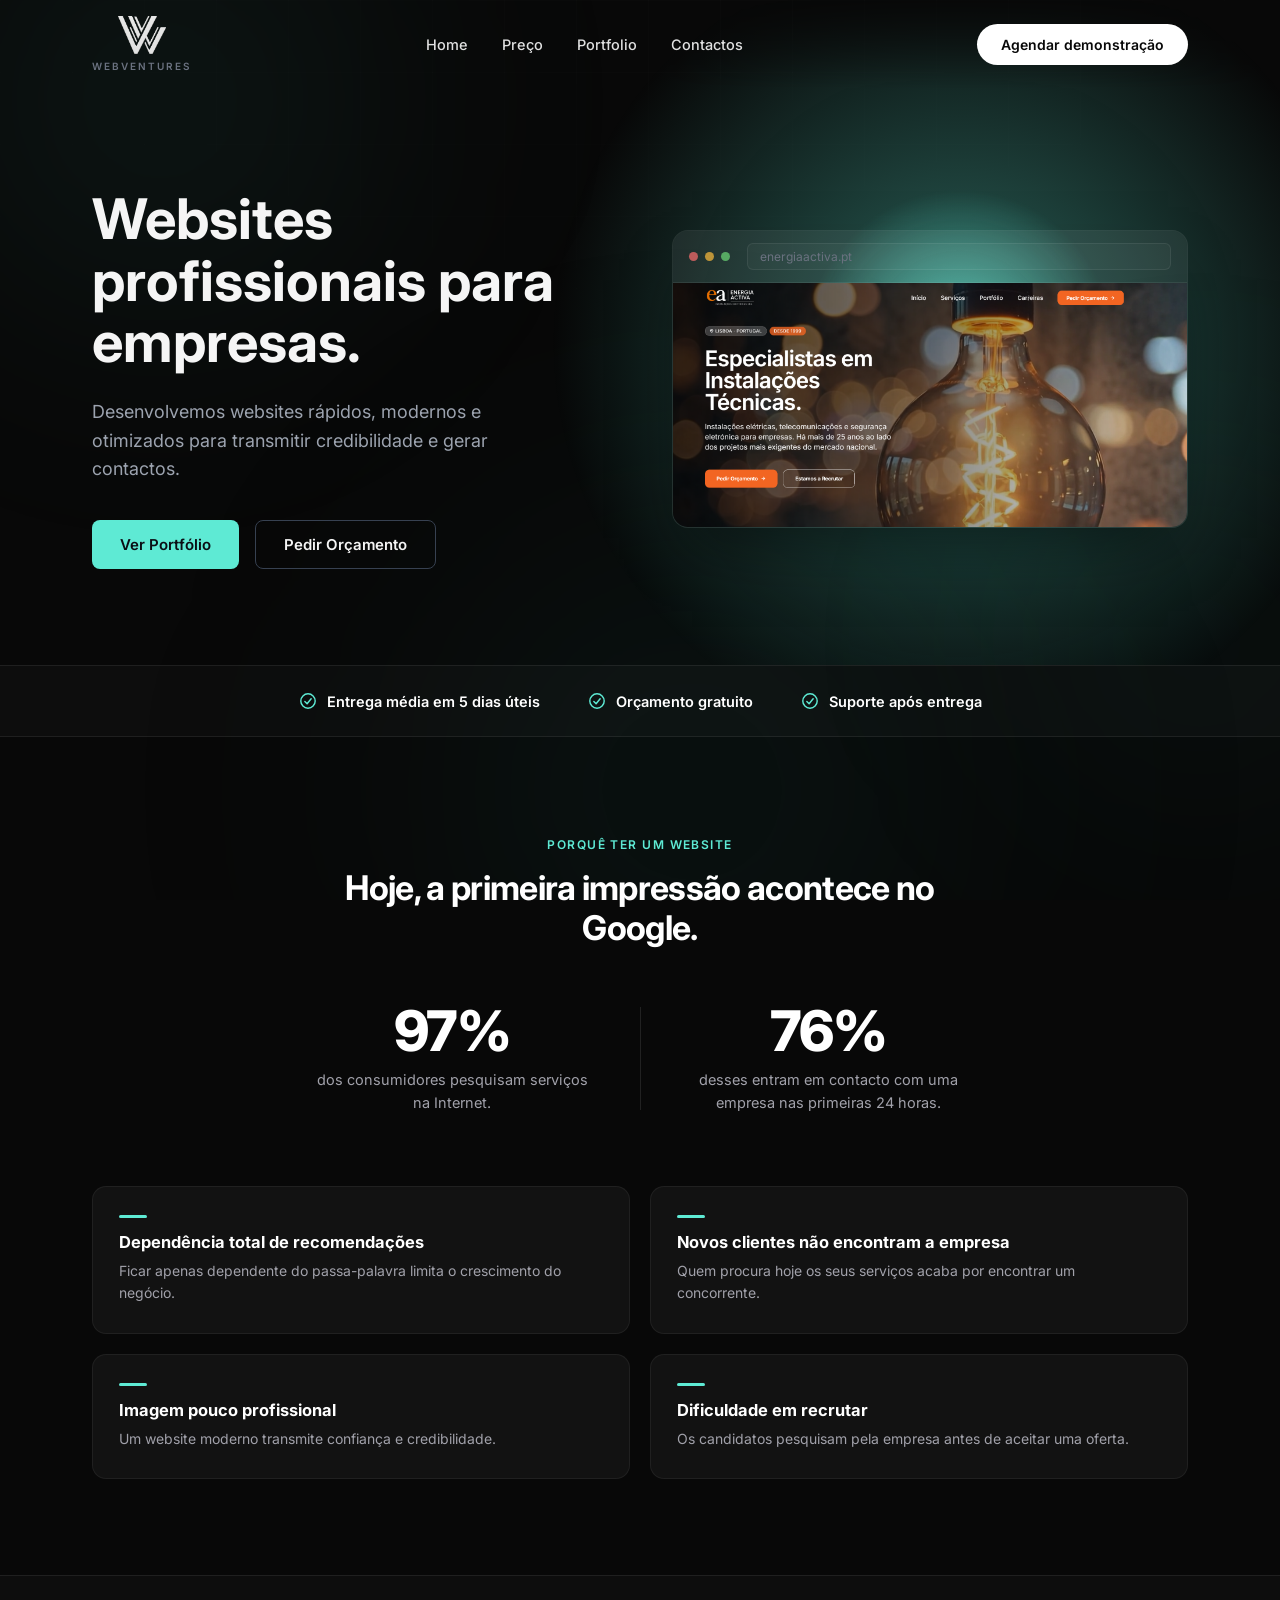
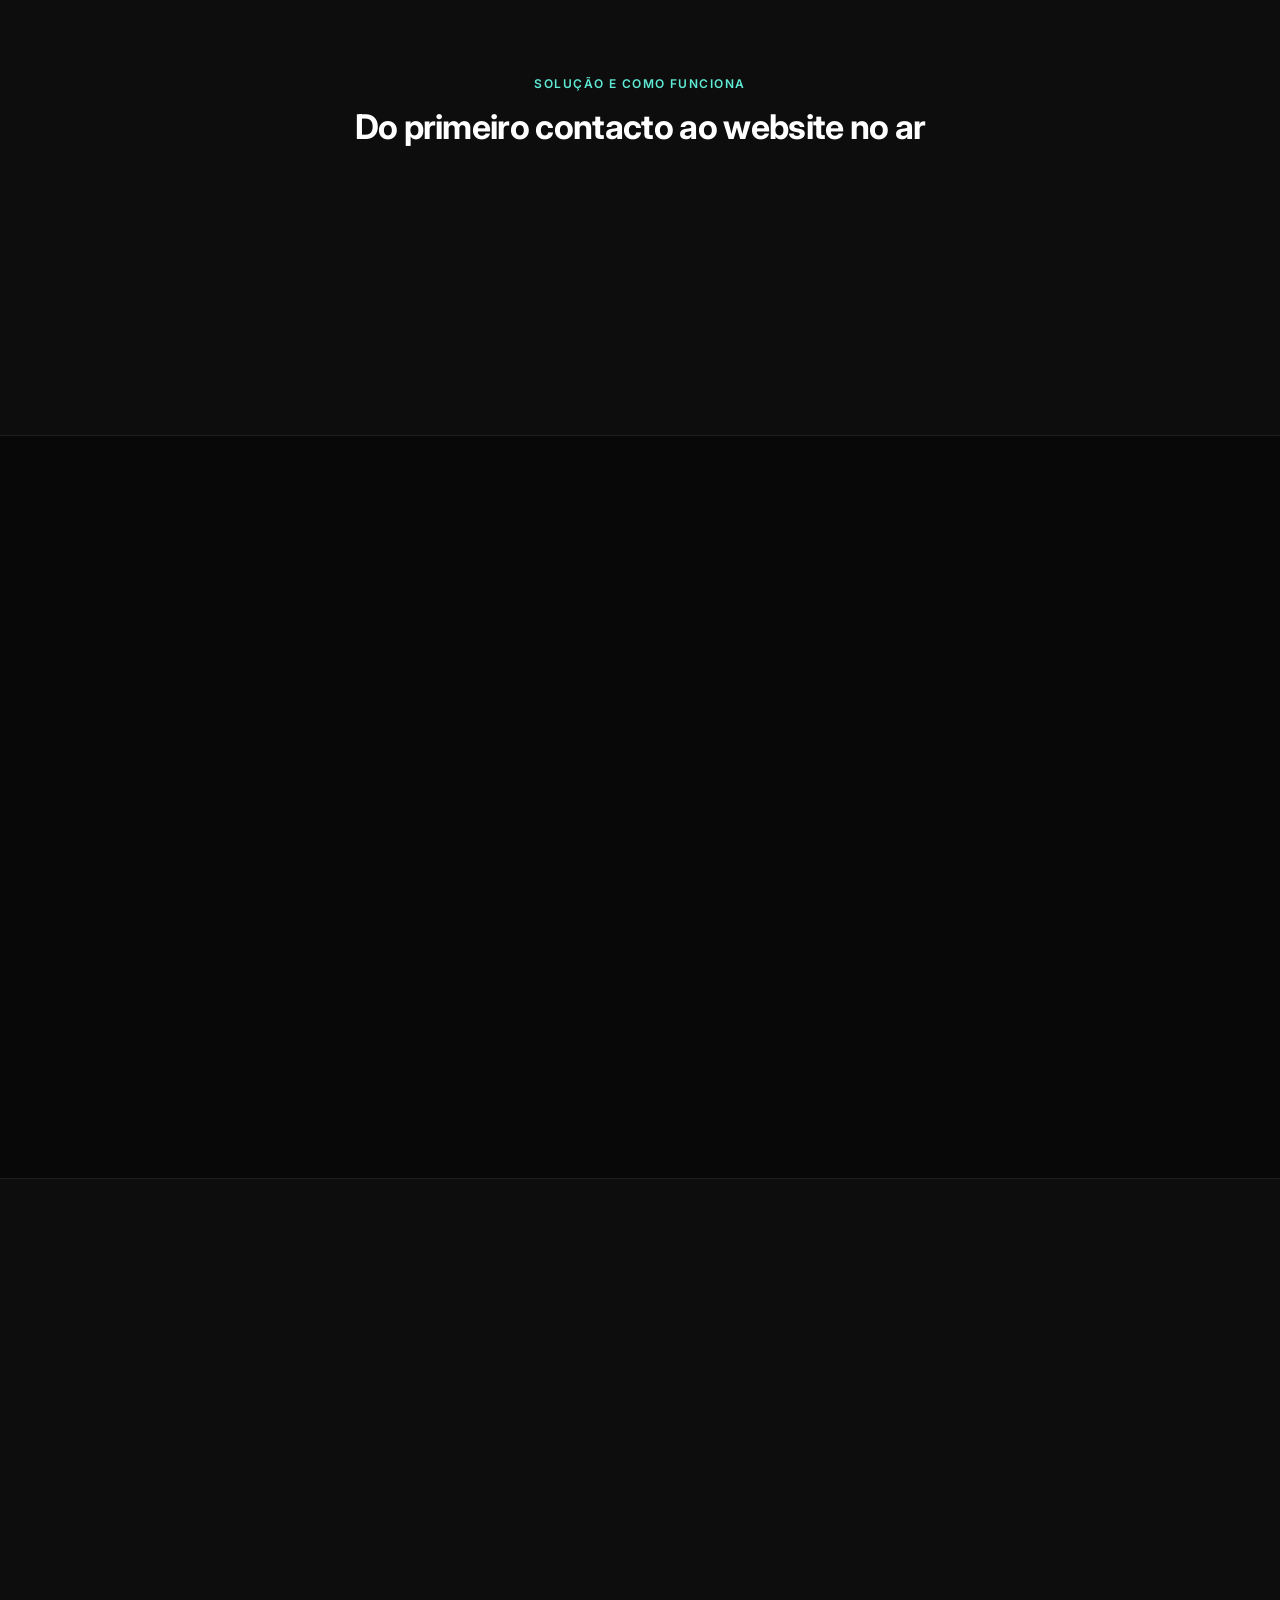
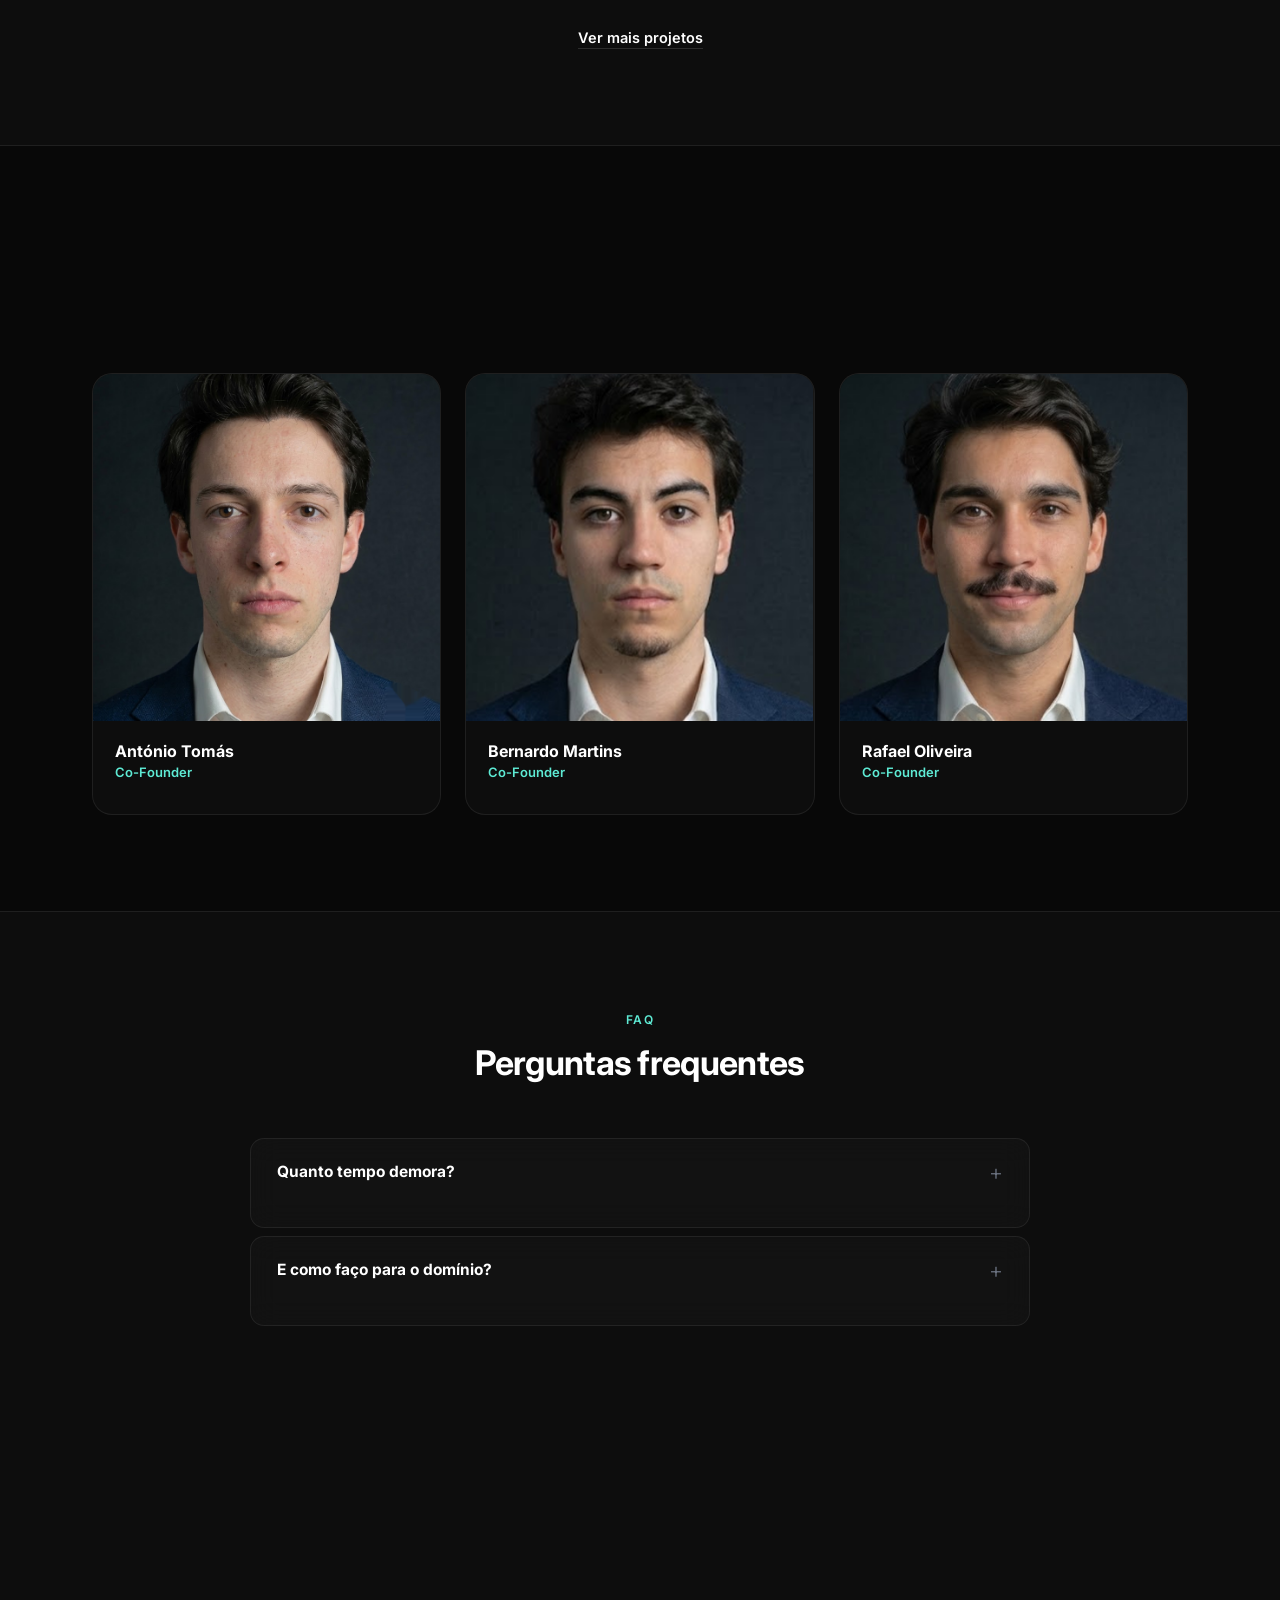
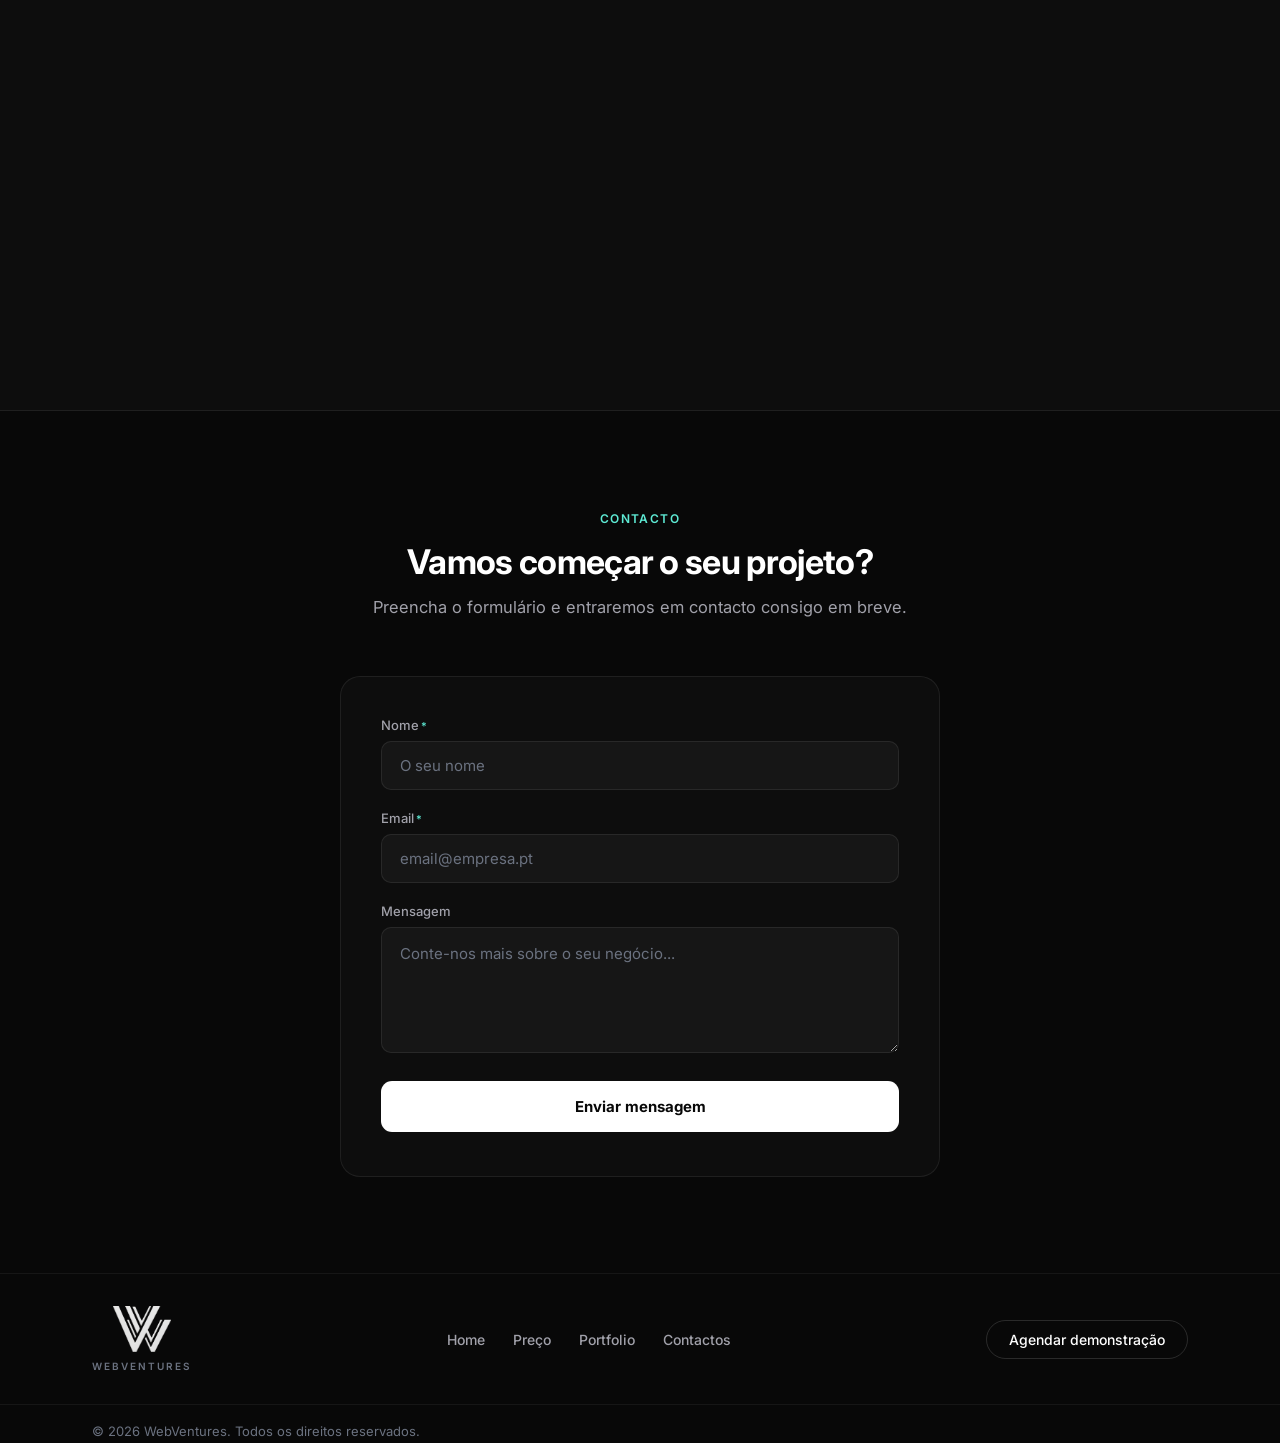
<file: index.html>
<!DOCTYPE html>
<html lang="pt">
<head>
<meta charset="utf-8">
<meta name="viewport" content="width=device-width, initial-scale=1">
<title>WebVentures – Websites que geram resultados</title>
<meta name="description" content="WebVentures cria websites profissionais para pequenas e médias empresas. Atraia mais clientes, transmita confiança e destaque-se no Google. Entrega em 72 horas, demonstração 100% gratuita.">
<link rel="icon" type="image/png" href="uploads/image-clean.png">
<link rel="preconnect" href="https://fonts.googleapis.com">
<link rel="preconnect" href="https://fonts.gstatic.com" crossorigin>
<link href="https://fonts.googleapis.com/css2?family=Inter:wght@400;500;600;700;800&display=swap" rel="stylesheet">
<link rel="stylesheet" href="styles.css">
<link rel="stylesheet" href="home-2.css">
</head>
<body>

<!-- Aurora ambient light -->
<div class="aurora">
  <div class="orb orb-1"></div>
  <div class="orb orb-2"></div>
  <div class="orb orb-3"></div>
</div>
<div class="grid-tex"></div>

<div class="wrap">

<!-- ================================================================
     NAVIGATION
     ================================================================ -->
<header>
  <div class="nav-inner">
    <a href="#top" class="nav-brand">
      <img src="uploads/logo-wv.png" alt="WebVentures" class="nav-logo">
      <span class="footer-wordmark">WEBVENTURES</span>
    </a>
    <nav class="nav-links">
      <a href="#top"      class="nav-link">Home</a>
      <a href="precos.html"         class="nav-link">Preço</a>
      <a href="portfolio.html"      class="nav-link">Portfolio</a>
      <a href="#contacto" class="nav-link">Contactos</a>
    </nav>
    <button class="hamburger" id="hamburger" aria-label="Abrir menu" aria-expanded="false">
      <span class="h-line"></span>
      <span class="h-line"></span>
      <span class="h-line"></span>
    </button>
    <a href="#contacto" class="btn-white">Agendar demonstração</a>
  </div>
</header>

<!-- Mobile navigation overlay -->
<div class="mobile-overlay" id="mobileOverlay" aria-hidden="true">
  <nav class="mobile-nav">
    <a href="#top"      class="mobile-link">Home</a>
    <a href="precos.html"         class="mobile-link">Preço</a>
    <a href="portfolio.html"      class="mobile-link">Portfolio</a>
    <a href="#contacto" class="mobile-link">Contactos</a>
  </nav>
  <a href="#contacto" class="btn-hero mobile-cta">Agendar demonstração <span class="arrow">&#8594;</span></a>
</div>


<!-- ================================================================
     1. HERO
     ================================================================ -->
<section class="h2-hero" id="top">
  <div class="contain h2-hero-grid">

    <div class="h2-hero-copy reveal">
      <h1>Websites profissionais para empresas.</h1>
      <p>Desenvolvemos websites rápidos, modernos e otimizados para transmitir credibilidade e gerar contactos.</p>
      <div class="h2-hero-actions">
        <a href="portfolio.html" class="h2-btn-primary">Ver Portfólio</a>
        <a href="#contacto" class="h2-btn-secondary">Pedir Orçamento</a>
      </div>
    </div>

    <div class="h2-hero-visual reveal" data-delay="150">
      <a class="h2-browser" href="portfolio.html" aria-label="Ver Portfólio">
        <div class="h2-browser-bar">
          <span class="h2-dot h2-dot-r"></span>
          <span class="h2-dot h2-dot-y"></span>
          <span class="h2-dot h2-dot-g"></span>
          <div class="h2-browser-url">energiaactiva.pt</div>
        </div>
        <div class="h2-browser-body h2-browser-body-img">
          <img src="uploads/hero_mockup_energiaactiva.png" alt="Website da Energia Activa desenvolvido pela WebVentures">
          <div class="h2-browser-overlay">
            <span class="h2-browser-overlay-title">Ver Portfólio <span class="arrow">&#8594;</span></span>
            <span class="h2-browser-overlay-sub">energiaactiva.pt</span>
          </div>
        </div>
      </a>
    </div>

  </div>
</section>


<!-- ================================================================
     2. TRUST BAR
     ================================================================ -->
<section class="h2-trust">
  <div class="contain h2-trust-row">

    <div class="h2-trust-item reveal" data-delay="0">
      <svg width="18" height="18" viewBox="0 0 20 20" fill="none"><circle cx="10" cy="10" r="8" stroke="currentColor" stroke-width="1.6"/><polyline class="h2-check" points="6.5,10.5 9,13 13.5,7.5" stroke="currentColor" stroke-width="1.6" stroke-linecap="round" stroke-linejoin="round"/></svg>
      Entrega média em 5 dias úteis
    </div>

    <div class="h2-trust-item reveal" data-delay="140">
      <svg width="18" height="18" viewBox="0 0 20 20" fill="none"><circle cx="10" cy="10" r="8" stroke="currentColor" stroke-width="1.6"/><polyline class="h2-check" points="6.5,10.5 9,13 13.5,7.5" stroke="currentColor" stroke-width="1.6" stroke-linecap="round" stroke-linejoin="round"/></svg>
      Orçamento gratuito
    </div>

    <div class="h2-trust-item reveal" data-delay="280">
      <svg width="18" height="18" viewBox="0 0 20 20" fill="none"><circle cx="10" cy="10" r="8" stroke="currentColor" stroke-width="1.6"/><polyline class="h2-check" points="6.5,10.5 9,13 13.5,7.5" stroke="currentColor" stroke-width="1.6" stroke-linecap="round" stroke-linejoin="round"/></svg>
      Suporte após entrega
    </div>

  </div>
</section>


<!-- ================================================================
     3. PORQUE UM WEBSITE FAZ DIFERENÇA
     ================================================================ -->
<section class="h2-section">
  <div class="contain">

    <div class="h2-head h2-ctr reveal">
      <div class="h2-eyebrow">Porquê ter um website</div>
      <h2 class="h2-h2">Hoje, a primeira impressão acontece no Google.</h2>
    </div>

    <div class="h2-stats-grid">
      <div class="h2-stat reveal" data-delay="100">
        <span class="h2-stat-num">97%</span>
        <p>dos consumidores pesquisam serviços na Internet.</p>
      </div>
      <div class="h2-stat reveal" data-delay="200">
        <span class="h2-stat-num">76%</span>
        <p>desses entram em contacto com uma empresa nas primeiras 24 horas.</p>
      </div>
    </div>

    <div class="h2-problem-grid">

      <div class="h2-problem-card reveal" data-delay="300">
        <span class="h2-card-mark" aria-hidden="true"></span>
        <h3>Dependência total de recomendações</h3>
        <p>Ficar apenas dependente do passa-palavra limita o crescimento do negócio.</p>
      </div>

      <div class="h2-problem-card reveal" data-delay="400">
        <span class="h2-card-mark" aria-hidden="true"></span>
        <h3>Novos clientes não encontram a empresa</h3>
        <p>Quem procura hoje os seus serviços acaba por encontrar um concorrente.</p>
      </div>

      <div class="h2-problem-card reveal" data-delay="500">
        <span class="h2-card-mark" aria-hidden="true"></span>
        <h3>Imagem pouco profissional</h3>
        <p>Um website moderno transmite confiança e credibilidade.</p>
      </div>

      <div class="h2-problem-card reveal" data-delay="600">
        <span class="h2-card-mark" aria-hidden="true"></span>
        <h3>Dificuldade em recrutar</h3>
        <p>Os candidatos pesquisam pela empresa antes de aceitar uma oferta.</p>
      </div>

    </div>

  </div>
</section>


<!-- ================================================================
     4. SOLUÇÃO E COMO FUNCIONA
     ================================================================ -->
<section class="h2-section h2-section-alt">
  <div class="contain">

    <div class="h2-head h2-ctr reveal">
      <div class="h2-eyebrow">Solução e Como funciona</div>
      <h2 class="h2-h2">Do primeiro contacto ao website no ar</h2>
    </div>

    <div class="h2-process-grid">

      <div class="h2-step reveal" data-delay="0">
        <div class="h2-step-n">1</div>
        <h3>Reunião Inicial</h3>
        <p>Analisamos o negócio, definimos os objetivos do website e recolhemos os conteúdos necessários.</p>
      </div>

      <div class="h2-step reveal" data-delay="120">
        <div class="h2-step-n">2</div>
        <h3>Desenvolvimento</h3>
        <p>Criamos o website e apresentamos uma primeira versão para avaliação.</p>
      </div>

      <div class="h2-step reveal" data-delay="240">
        <div class="h2-step-n">3</div>
        <h3>Publicação</h3>
        <p>Realizamos os ajustes finais e colocamos o website online.</p>
      </div>

    </div>

  </div>
</section>


<!-- ================================================================
     5. PORTFÓLIO
     ================================================================ -->
<section class="h2-section">
  <div class="contain">

    <div class="h2-head h2-ctr reveal">
      <div class="h2-eyebrow">Portfolio</div>
      <h2 class="h2-h2">Alguns dos websites que já colocámos online</h2>
      <p class="h2-lead">Projetos reais, para negócios reais.</p>
    </div>

    <div class="h2-port-grid">

      <a class="port-card reveal" data-delay="0" href="https://labirintamper.pt/" target="_blank" rel="noopener noreferrer">
        <div class="port-logo-frame">
          <div class="port-logo-plate plate-light">
            <img src="uploads/Labirintamper.png" alt="Labirintamper">
          </div>
        </div>
        <div class="port-info">
          <div>
            <div class="port-name">Labirintamper</div>
            <div class="port-domain">labirintamper.pt</div>
          </div>
          <span class="port-visit">Ver site <span class="arrow">&#8594;</span></span>
        </div>
      </a>

      <a class="port-card reveal" data-delay="100" href="https://energiaactiva.pt/" target="_blank" rel="noopener noreferrer">
        <div class="port-logo-frame">
          <div class="port-logo-plate plate-dark">
            <img src="uploads/Energia_Activa.png" alt="Energia Activa">
          </div>
        </div>
        <div class="port-info">
          <div>
            <div class="port-name">Energia Activa</div>
            <div class="port-domain">energiaactiva.pt</div>
          </div>
          <span class="port-visit">Ver site <span class="arrow">&#8594;</span></span>
        </div>
      </a>

    </div>

    <div class="h2-ctr reveal">
      <a href="portfolio.html" class="h2-btn-primary">Ver Portfólio</a>
    </div>

  </div>
</section>


<!-- ================================================================
     6. REVIEWS
     ================================================================ -->
<section class="h2-section h2-section-alt">
  <div class="contain">

    <div class="h2-head h2-ctr reveal">
      <h2 class="h2-h2">O que dizem os nossos clientes</h2>
    </div>

    <div class="h2-testimonial-card reveal">
      <div class="h2-stars">
        <svg width="20" height="20" viewBox="0 0 20 20" fill="currentColor"><path d="M10 1.5l2.47 5.6 6.03.56-4.58 4.06 1.36 5.93L10 14.9l-5.28 2.75 1.36-5.93L1.5 7.66l6.03-.56L10 1.5z"/></svg>
        <svg width="20" height="20" viewBox="0 0 20 20" fill="currentColor"><path d="M10 1.5l2.47 5.6 6.03.56-4.58 4.06 1.36 5.93L10 14.9l-5.28 2.75 1.36-5.93L1.5 7.66l6.03-.56L10 1.5z"/></svg>
        <svg width="20" height="20" viewBox="0 0 20 20" fill="currentColor"><path d="M10 1.5l2.47 5.6 6.03.56-4.58 4.06 1.36 5.93L10 14.9l-5.28 2.75 1.36-5.93L1.5 7.66l6.03-.56L10 1.5z"/></svg>
        <svg width="20" height="20" viewBox="0 0 20 20" fill="currentColor"><path d="M10 1.5l2.47 5.6 6.03.56-4.58 4.06 1.36 5.93L10 14.9l-5.28 2.75 1.36-5.93L1.5 7.66l6.03-.56L10 1.5z"/></svg>
        <svg width="20" height="20" viewBox="0 0 20 20" fill="currentColor"><path d="M10 1.5l2.47 5.6 6.03.56-4.58 4.06 1.36 5.93L10 14.9l-5.28 2.75 1.36-5.93L1.5 7.66l6.03-.56L10 1.5z"/></svg>
      </div>
      <p class="h2-quote">&ldquo;O que mais gostei foi da rapidez do serviço.&rdquo;</p>
      <div class="h2-testi-name">João Santos</div>
      <div class="h2-testi-role">Energia Activa</div>
    </div>

    <div class="h2-ctr">
      <a href="portfolio.html" class="h2-link-more">Ver mais projetos</a>
    </div>

  </div>
</section>


<!-- ================================================================
     7. EQUIPA (sem grande destaque)
     ================================================================ -->
<section class="h2-section">
  <div class="contain">

    <div class="h2-head h2-ctr reveal">
      <div class="h2-eyebrow">Equipa</div>
      <h2 class="h2-h2">Uma equipa focada em resultados reais.</h2>
    </div>

    <div class="h2-team-grid">

      <div class="h2-team-card reveal" data-delay="0">
        <div class="h2-team-photo">
          <img src="uploads/portrait_1_left.png" alt="António Tomás, Co-Founder">
        </div>
        <div class="h2-team-info">
          <div class="h2-team-name">António Tomás</div>
          <div class="h2-team-role">Co-Founder</div>
        </div>
      </div>

      <div class="h2-team-card reveal" data-delay="120">
        <div class="h2-team-photo">
          <img src="uploads/portrait_2_middle.png" alt="Bernardo Martins, Co-Founder">
        </div>
        <div class="h2-team-info">
          <div class="h2-team-name">Bernardo Martins</div>
          <div class="h2-team-role">Co-Founder</div>
        </div>
      </div>

      <div class="h2-team-card reveal" data-delay="240">
        <div class="h2-team-photo">
          <img src="uploads/portrait_3_right.png" alt="Rafael Oliveira, Co-Founder">
        </div>
        <div class="h2-team-info">
          <div class="h2-team-name">Rafael Oliveira</div>
          <div class="h2-team-role">Co-Founder</div>
        </div>
      </div>

    </div>

  </div>
</section>


<!-- ================================================================
     8. FAQ (reutiliza o componente FAQ existente: mesmas classes
     .faq-item/.faq-btn/.faq-body e a função toggleFaq() do script.js)
     ================================================================ -->
<section class="h2-section h2-section-alt h2-faq">
  <div class="contain">

    <div class="h2-head h2-ctr reveal">
      <div class="h2-eyebrow">FAQ</div>
      <h2 class="h2-h2">Perguntas frequentes</h2>
    </div>

    <div class="faq-list">

      <div class="faq-item reveal" data-delay="0">
        <button class="faq-btn" onclick="toggleFaq(0)">
          <span class="faq-q">Quanto tempo demora?</span>
          <span class="faq-icon">+</span>
        </button>
        <div class="faq-body">
          <div class="faq-body-inner">
            <p>O prazo varia consoante a disponibilidade do cliente, mas a média de entrega dos nossos projetos tem sido de 5 dias úteis.</p>
          </div>
        </div>
      </div>

      <div class="faq-item reveal" data-delay="60">
        <button class="faq-btn" onclick="toggleFaq(1)">
          <span class="faq-q">E como faço para o domínio?</span>
          <span class="faq-icon">+</span>
        </button>
        <div class="faq-body">
          <div class="faq-body-inner">
            <p>Ajudamos em todo o processo. Se já tiver domínio, só precisamos das suas credenciais para alojar o website. Se ainda não tiver domínio, podemos tratá-lo consigo e mantê-lo ativo, mediante um pagamento anual variável conforme o preço do domínio, normalmente entre &euro;30 e &euro;50.</p>
          </div>
        </div>
      </div>

      <div class="faq-item reveal" data-delay="120">
        <button class="faq-btn" onclick="toggleFaq(2)">
          <span class="faq-q">Isto ajuda mesmo a atrair clientes?</span>
          <span class="faq-icon">+</span>
        </button>
        <div class="faq-body">
          <div class="faq-body-inner">
            <p>Sim. O objetivo é tornar o seu negócio mais fácil de encontrar no Google e apresentar informação clara, para que um potencial cliente avance com mais confiança para o contacto.</p>
          </div>
        </div>
      </div>

      <div class="faq-item reveal" data-delay="180">
        <button class="faq-btn" onclick="toggleFaq(3)">
          <span class="faq-q">E na contratação de funcionários?</span>
          <span class="faq-icon">+</span>
        </button>
        <div class="faq-body">
          <div class="faq-body-inner">
            <p>Sim, uma presença profissional no Google transmite mais credibilidade e pode facilitar a atração de candidatos.</p>
          </div>
        </div>
      </div>

      <div class="faq-item reveal" data-delay="240">
        <button class="faq-btn" onclick="toggleFaq(4)">
          <span class="faq-q">O website funciona no telemóvel?</span>
          <span class="faq-icon">+</span>
        </button>
        <div class="faq-body">
          <div class="faq-body-inner">
            <p>Sim. Todos os websites são desenvolvidos para funcionar corretamente em computador, tablet e smartphone.</p>
          </div>
        </div>
      </div>

      <div class="faq-item reveal" data-delay="300">
        <button class="faq-btn" onclick="toggleFaq(5)">
          <span class="faq-q">E se precisar de ajuda depois da entrega?</span>
          <span class="faq-icon">+</span>
        </button>
        <div class="faq-body">
          <div class="faq-body-inner">
            <p>Continuamos disponíveis para prestar suporte e realizar pequenas alterações sempre que necessário. Se pretender atualizações regulares, melhorias contínuas ou acompanhamento permanente, recomendamos a subscrição do nosso Pack de Manutenção.</p>
          </div>
        </div>
      </div>

      <div class="faq-item reveal" data-delay="360">
        <button class="faq-btn" onclick="toggleFaq(6)">
          <span class="faq-q">O website é meu?</span>
          <span class="faq-icon">+</span>
        </button>
        <div class="faq-body">
          <div class="faq-body-inner">
            <p>Sim. O website pertence-lhe. Após a entrega, terá acesso ao domínio, alojamento e a todos os ficheiros do projeto.</p>
          </div>
        </div>
      </div>

      <div class="faq-item reveal" data-delay="420">
        <button class="faq-btn" onclick="toggleFaq(7)">
          <span class="faq-q">Tenho de assinar algum contrato?</span>
          <span class="faq-icon">+</span>
        </button>
        <div class="faq-body">
          <div class="faq-body-inner">
            <p>Não. O processo é simples e transparente. Definimos o projeto, o prazo e o valor antes de iniciar os trabalhos.</p>
          </div>
        </div>
      </div>

    </div>

  </div>
</section>


<!-- ================================================================
     9. CONTACTO (reutiliza .the-form / .form-card / .form-success
     e o feedback de envio já existente em script.js)
     ================================================================ -->
<section id="contacto" class="h2-section h2-contact">
  <div class="contain">

    <div class="h2-head h2-ctr reveal">
      <div class="h2-eyebrow">Contacto</div>
      <h2 class="h2-h2">Vamos começar o seu projeto?</h2>
      <p class="h2-lead">Preencha o formulário e entraremos em contacto consigo em breve.</p>
    </div>

    <div class="h2-contact-wrap reveal">
      <div class="form-card">

        <div class="form-success" aria-hidden="true">
          <div class="success-check">
            <svg width="56" height="56" viewBox="0 0 56 56" fill="none">
              <circle cx="28" cy="28" r="26" fill="rgba(13,148,136,0.06)" stroke="rgba(13,148,136,0.25)" stroke-width="1.5"/>
              <polyline points="16,28 24,36 40,20" stroke="#0d9488" stroke-width="2.5" stroke-linecap="round" stroke-linejoin="round"/>
            </svg>
          </div>
          <div class="success-title">Pedido enviado com sucesso!</div>
          <div class="success-sub">Entraremos em contacto consigo em breve.</div>
        </div>

        <form class="the-form" novalidate>

          <input type="hidden" name="access_key" value="c5ce7f09-babb-4852-8e91-626fc2a6971e">
          <input type="hidden" name="subject" value="Novo contacto — WebVentures">
          <input type="hidden" name="from_name" value="WebVentures Website">
          <input type="checkbox" name="botcheck" style="display:none">

          <div class="form-field">
            <label class="form-label" for="h2-nome">Nome<span class="req">*</span></label>
            <input class="form-input" id="h2-nome" name="name" type="text" placeholder="O seu nome" required>
          </div>

          <div class="form-field">
            <label class="form-label" for="h2-email">Email<span class="req">*</span></label>
            <input class="form-input" id="h2-email" name="email" type="email" placeholder="email@empresa.pt" required>
          </div>

          <div class="form-field">
            <label class="form-label" for="h2-msg">Mensagem</label>
            <textarea class="form-input form-textarea" id="h2-msg" name="message" rows="4" placeholder="Conte-nos mais sobre o seu negócio..."></textarea>
          </div>

          <button type="submit" class="btn-submit">Enviar mensagem</button>

        </form>
      </div>
    </div>

  </div>
</section>


<!-- ================================================================
     FOOTER
     ================================================================ -->
<footer class="site-footer">
  <div class="footer-inner reveal">
    <a href="#top" class="footer-brand">
      <img src="uploads/logo-wv.png" alt="WebVentures" class="nav-logo footer-logo">
      <span class="footer-wordmark">WEBVENTURES</span>
    </a>
    <nav class="footer-nav">
      <a href="#top"      class="footer-link">Home</a>
      <a href="precos.html"         class="footer-link">Preço</a>
      <a href="portfolio.html"      class="footer-link">Portfolio</a>
      <a href="#contacto" class="footer-link">Contactos</a>
    </nav>
    <a href="#contacto" class="btn-footer">Agendar demonstração</a>
  </div>
  <div class="footer-copy">
    <div class="footer-copy-inner">© 2026 WebVentures. Todos os direitos reservados.</div>
  </div>
</footer>


</div><!-- /wrap -->

<script src="script.js"></script>
</body>
</html>
</file>
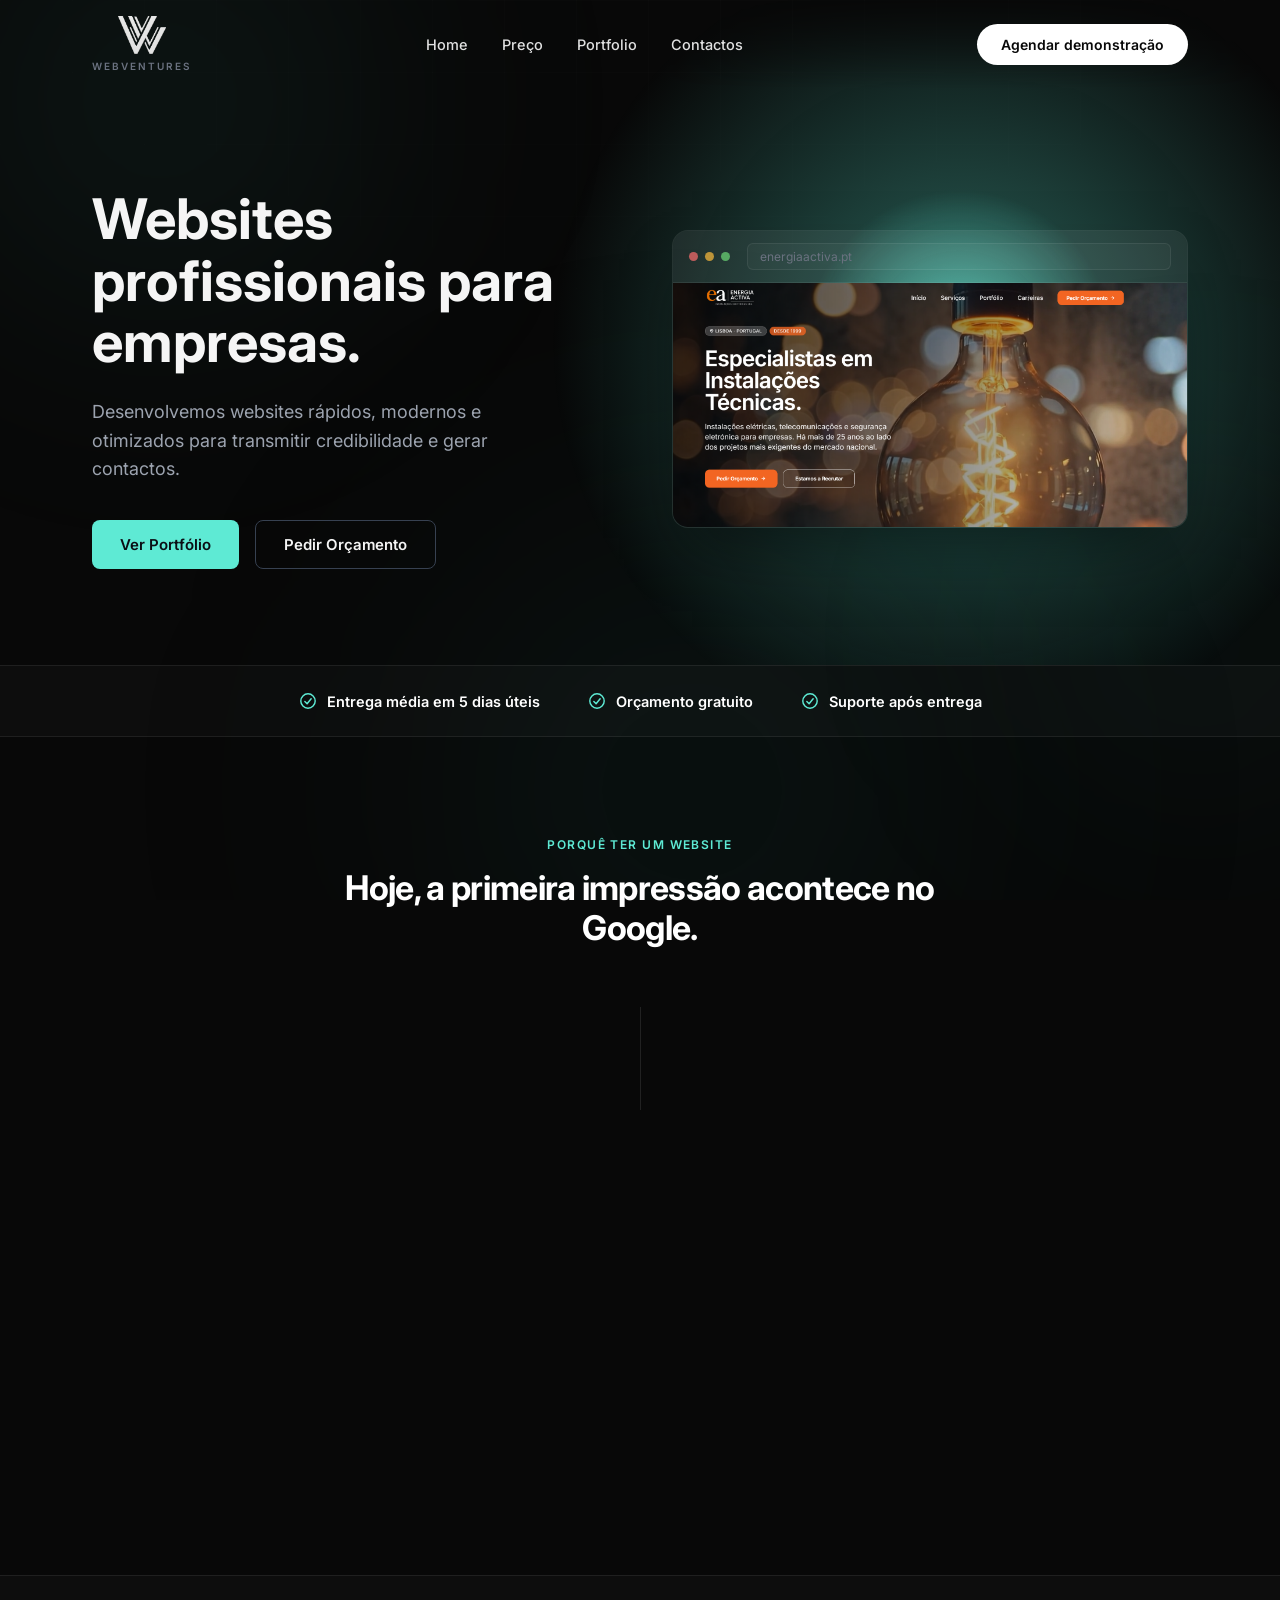
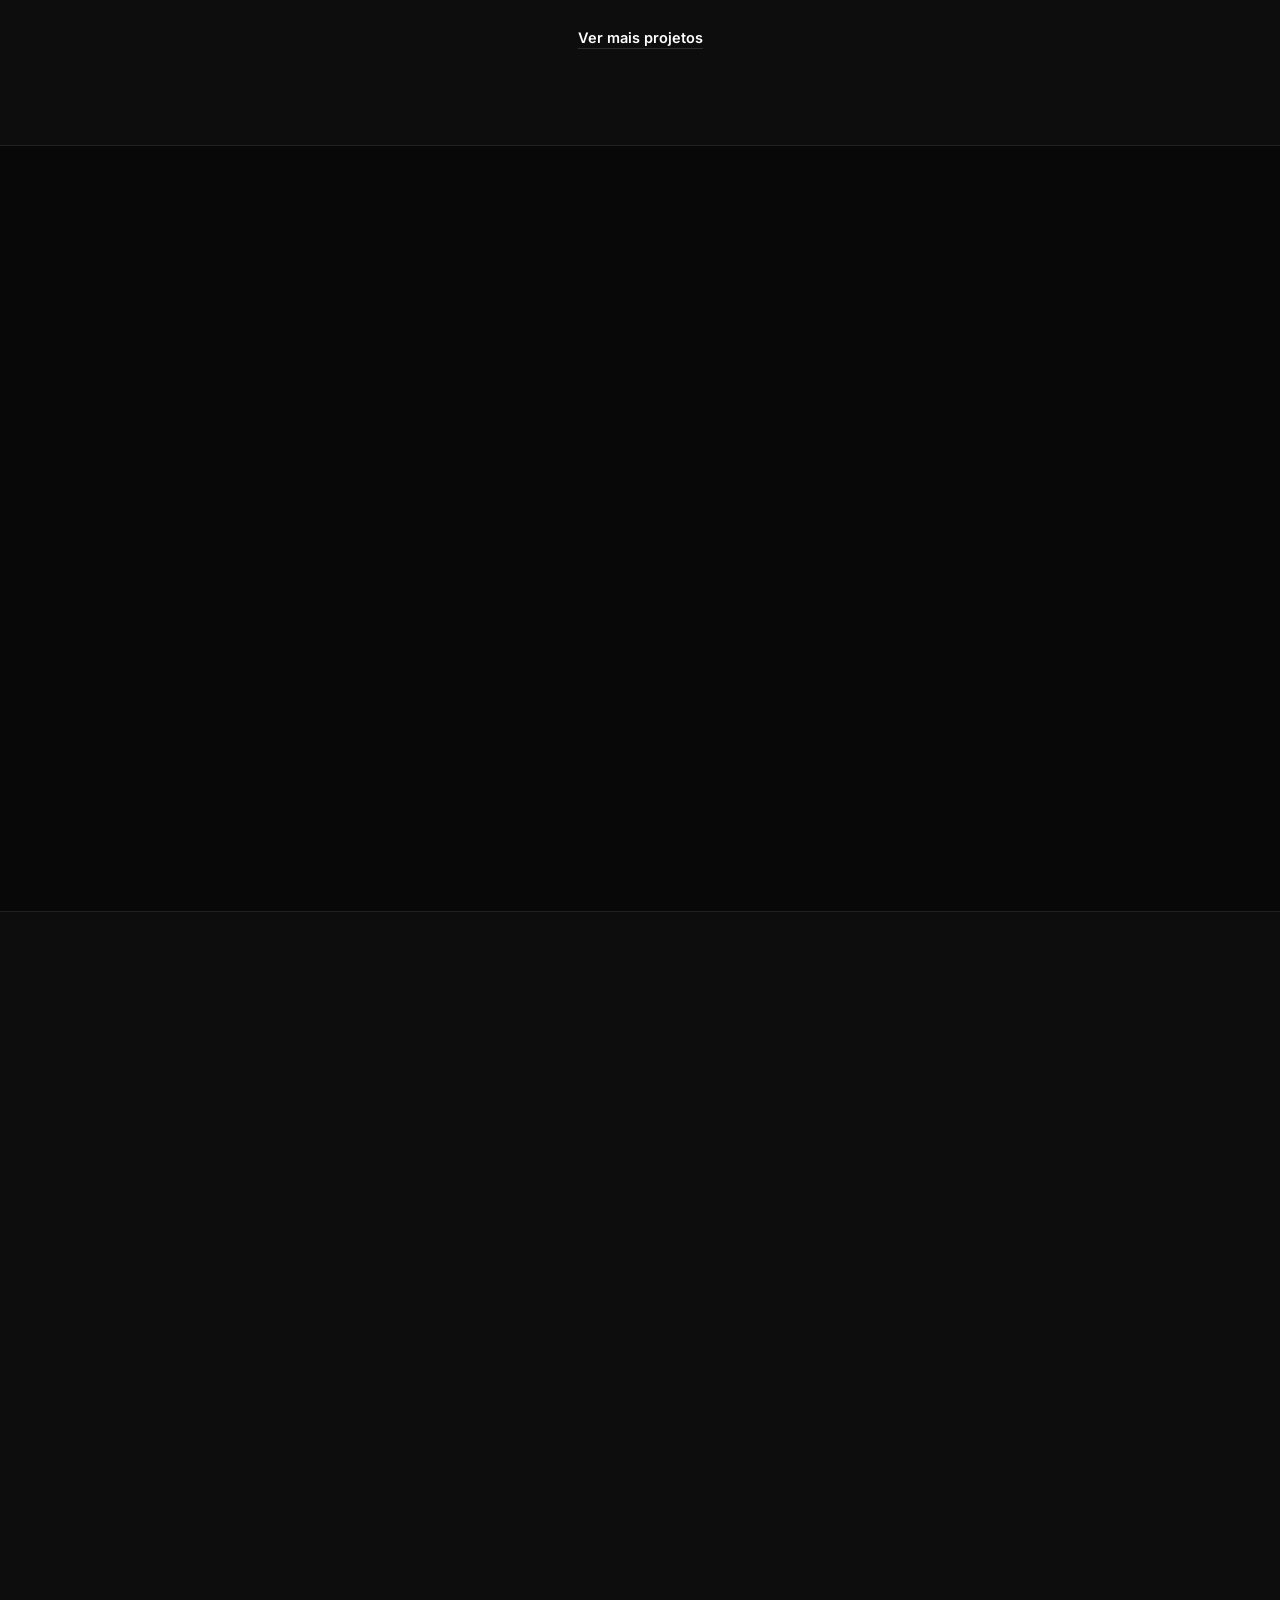
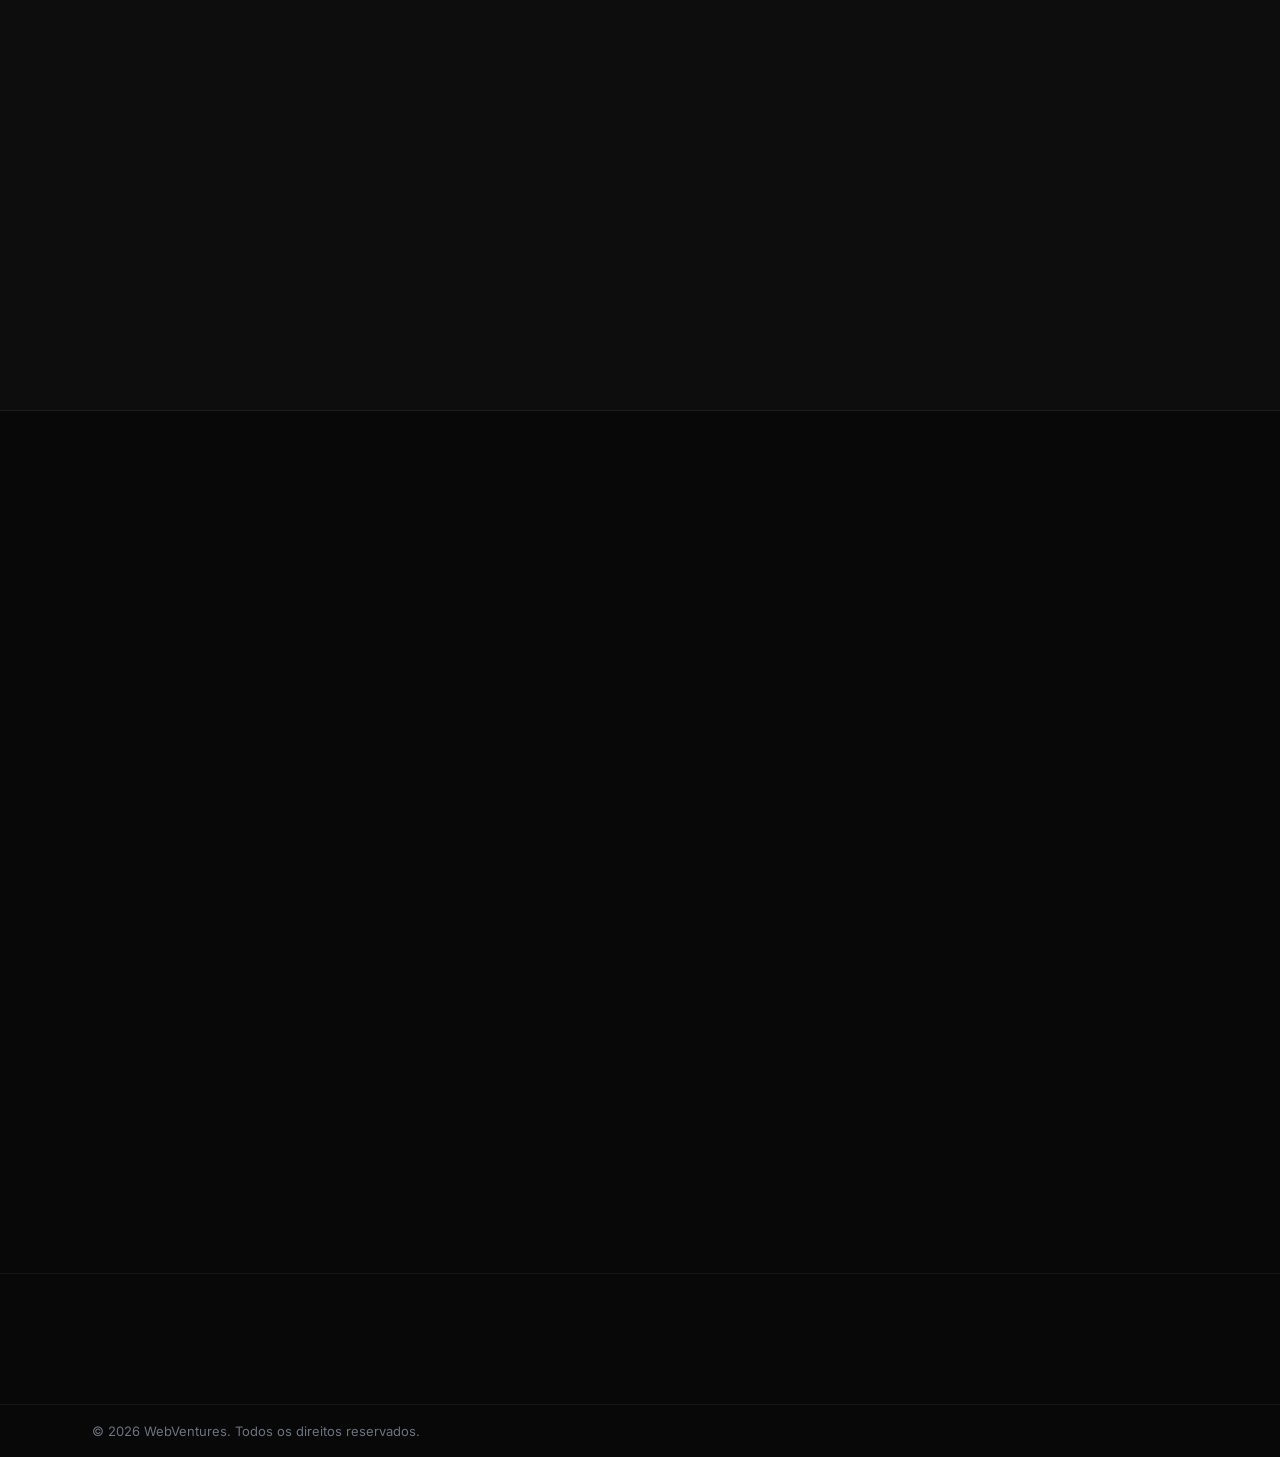
<file: home-2.html>
<!DOCTYPE html>
<html lang="pt">
<head>
<meta charset="utf-8">
<meta http-equiv="refresh" content="0; url=index.html">
<link rel="canonical" href="index.html">
<link rel="icon" type="image/png" href="uploads/image-clean.png">
<title>WebVentures</title>
</head>
<body>
<p>Esta página passou a ser a <a href="index.html">homepage</a>.</p>
</body>
</html>
</file>
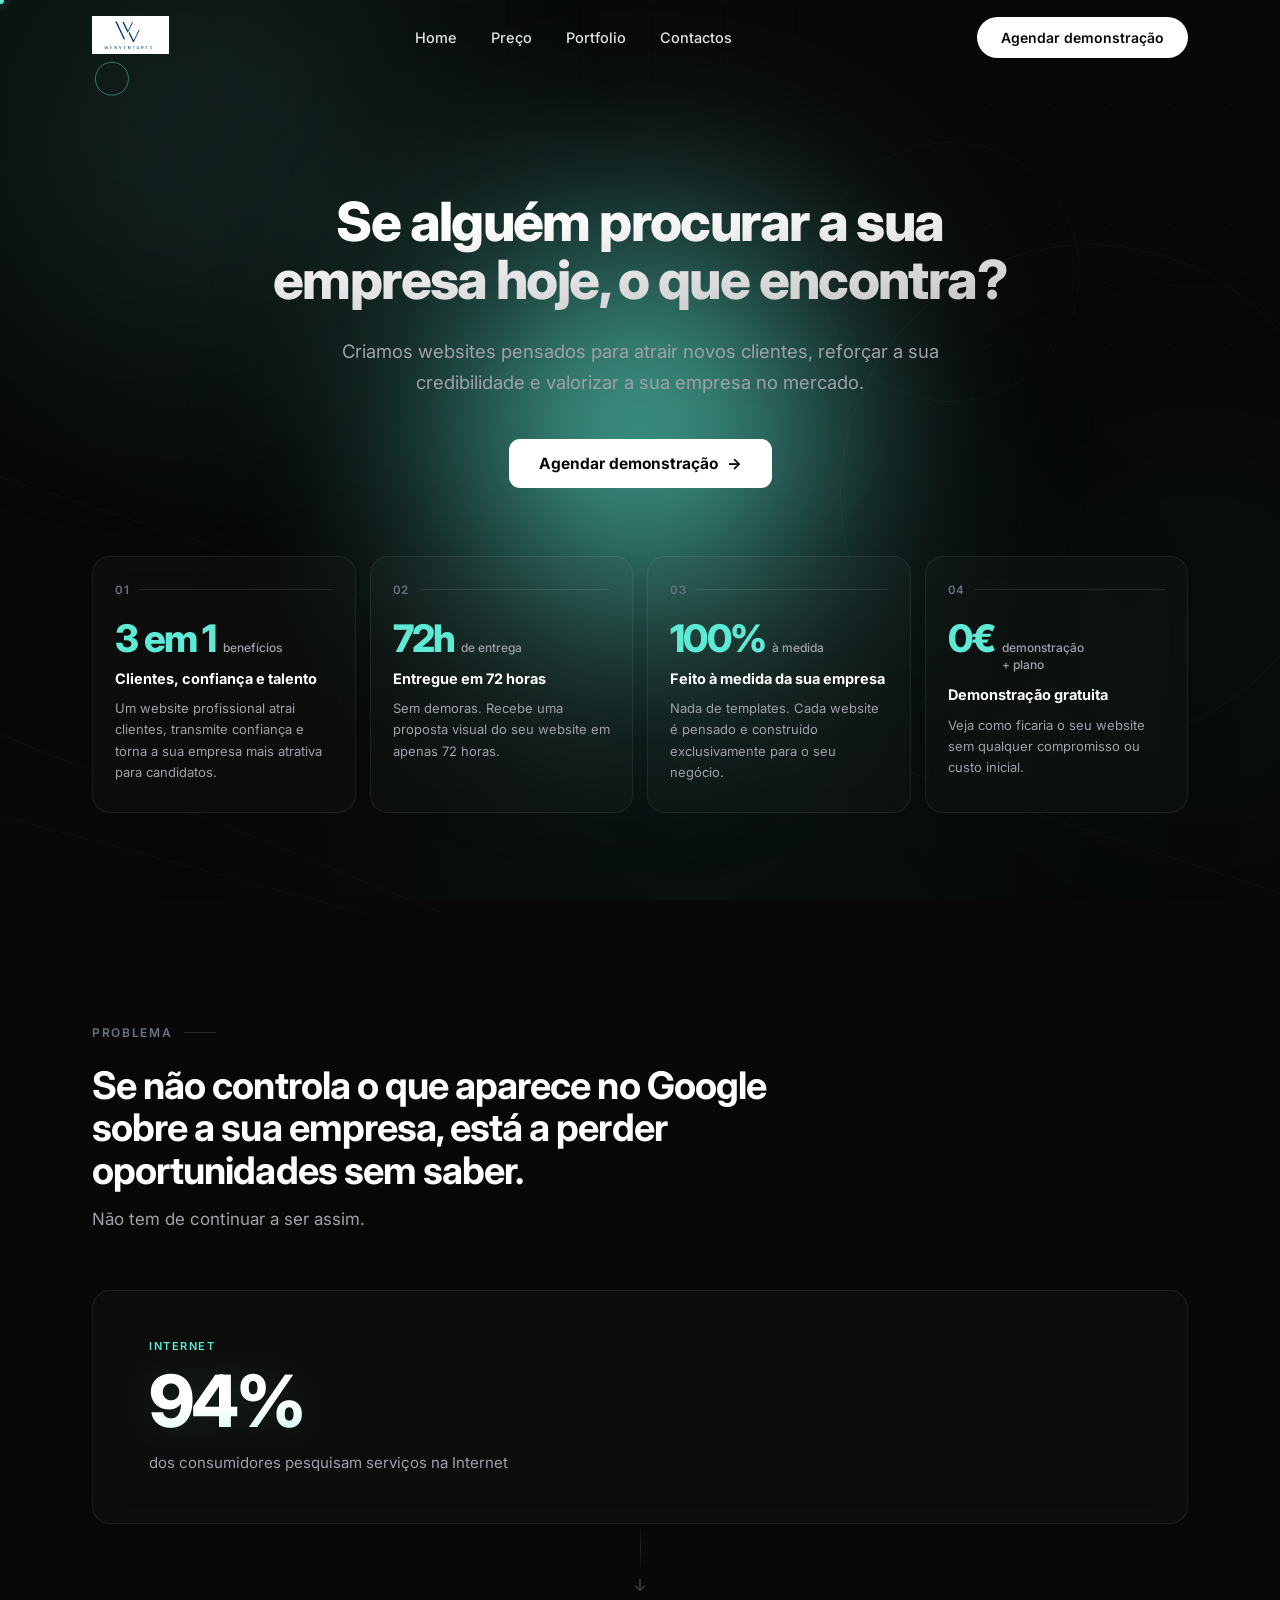
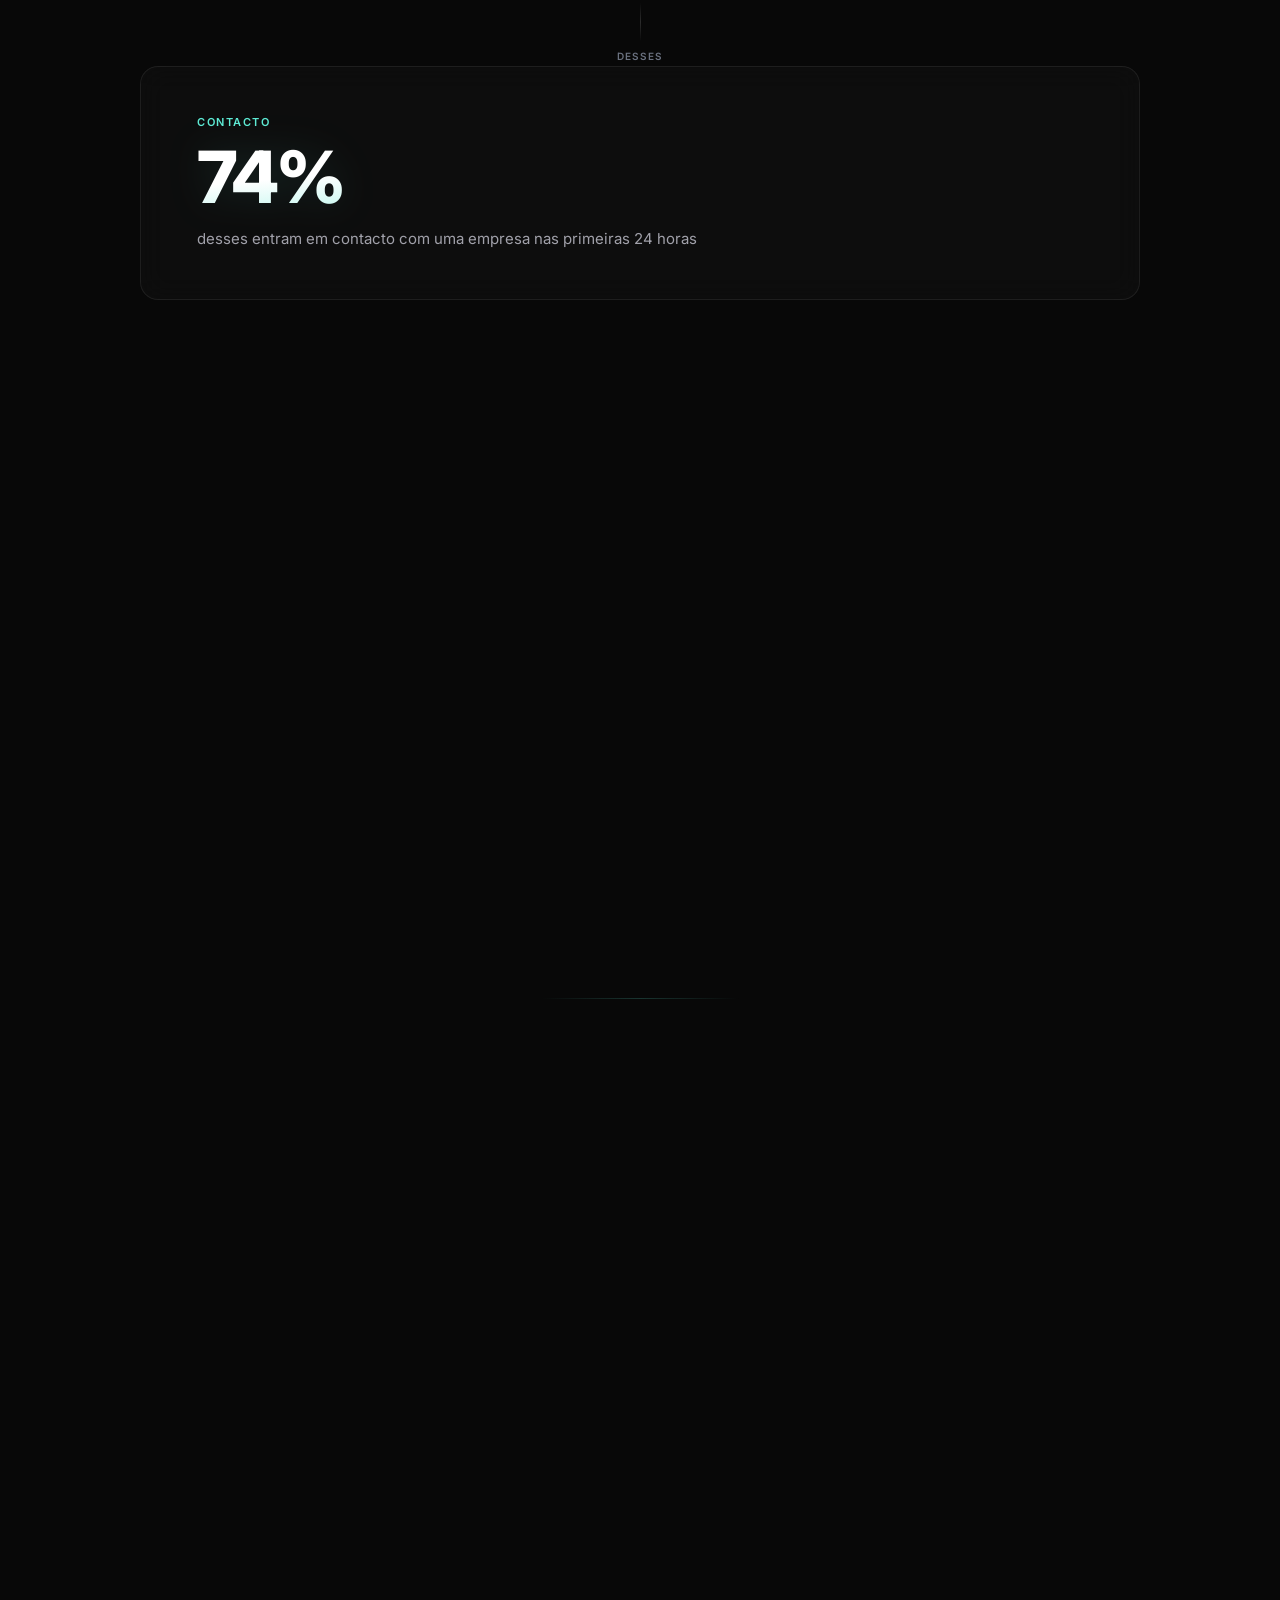
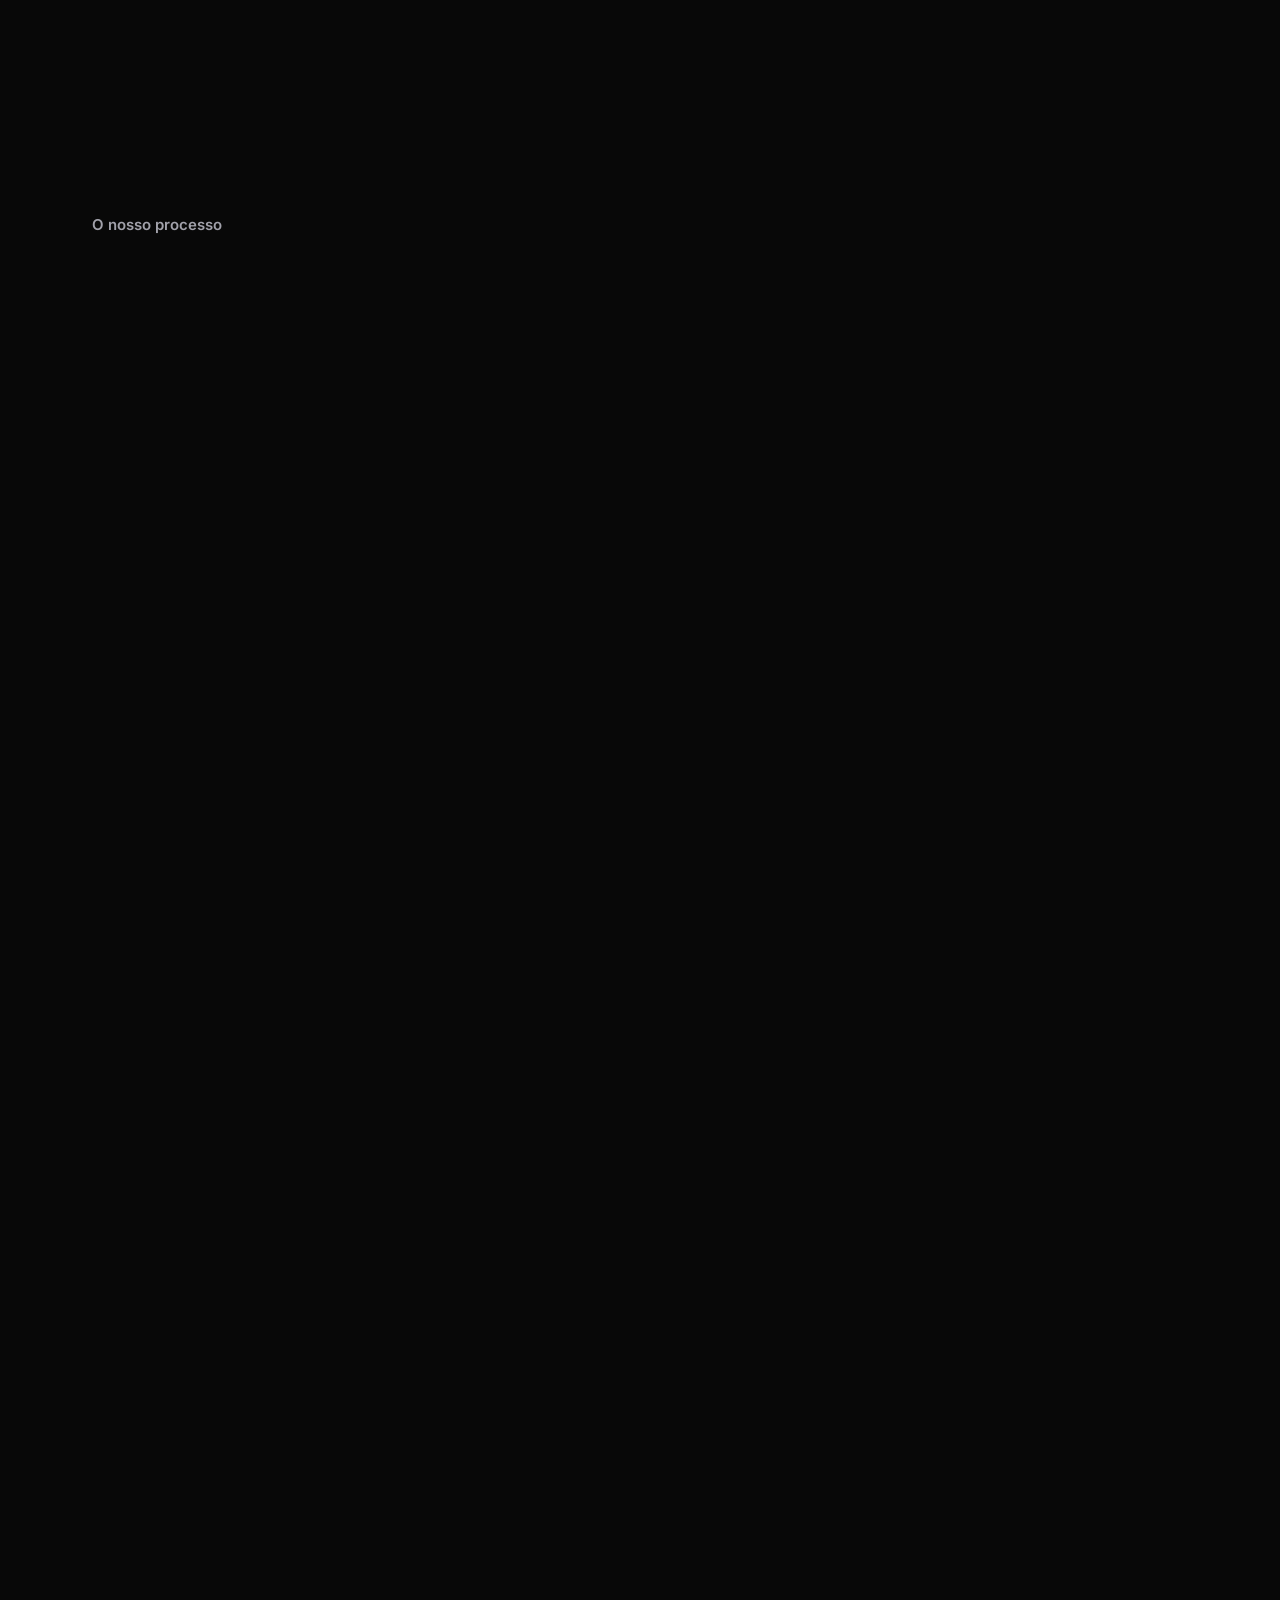
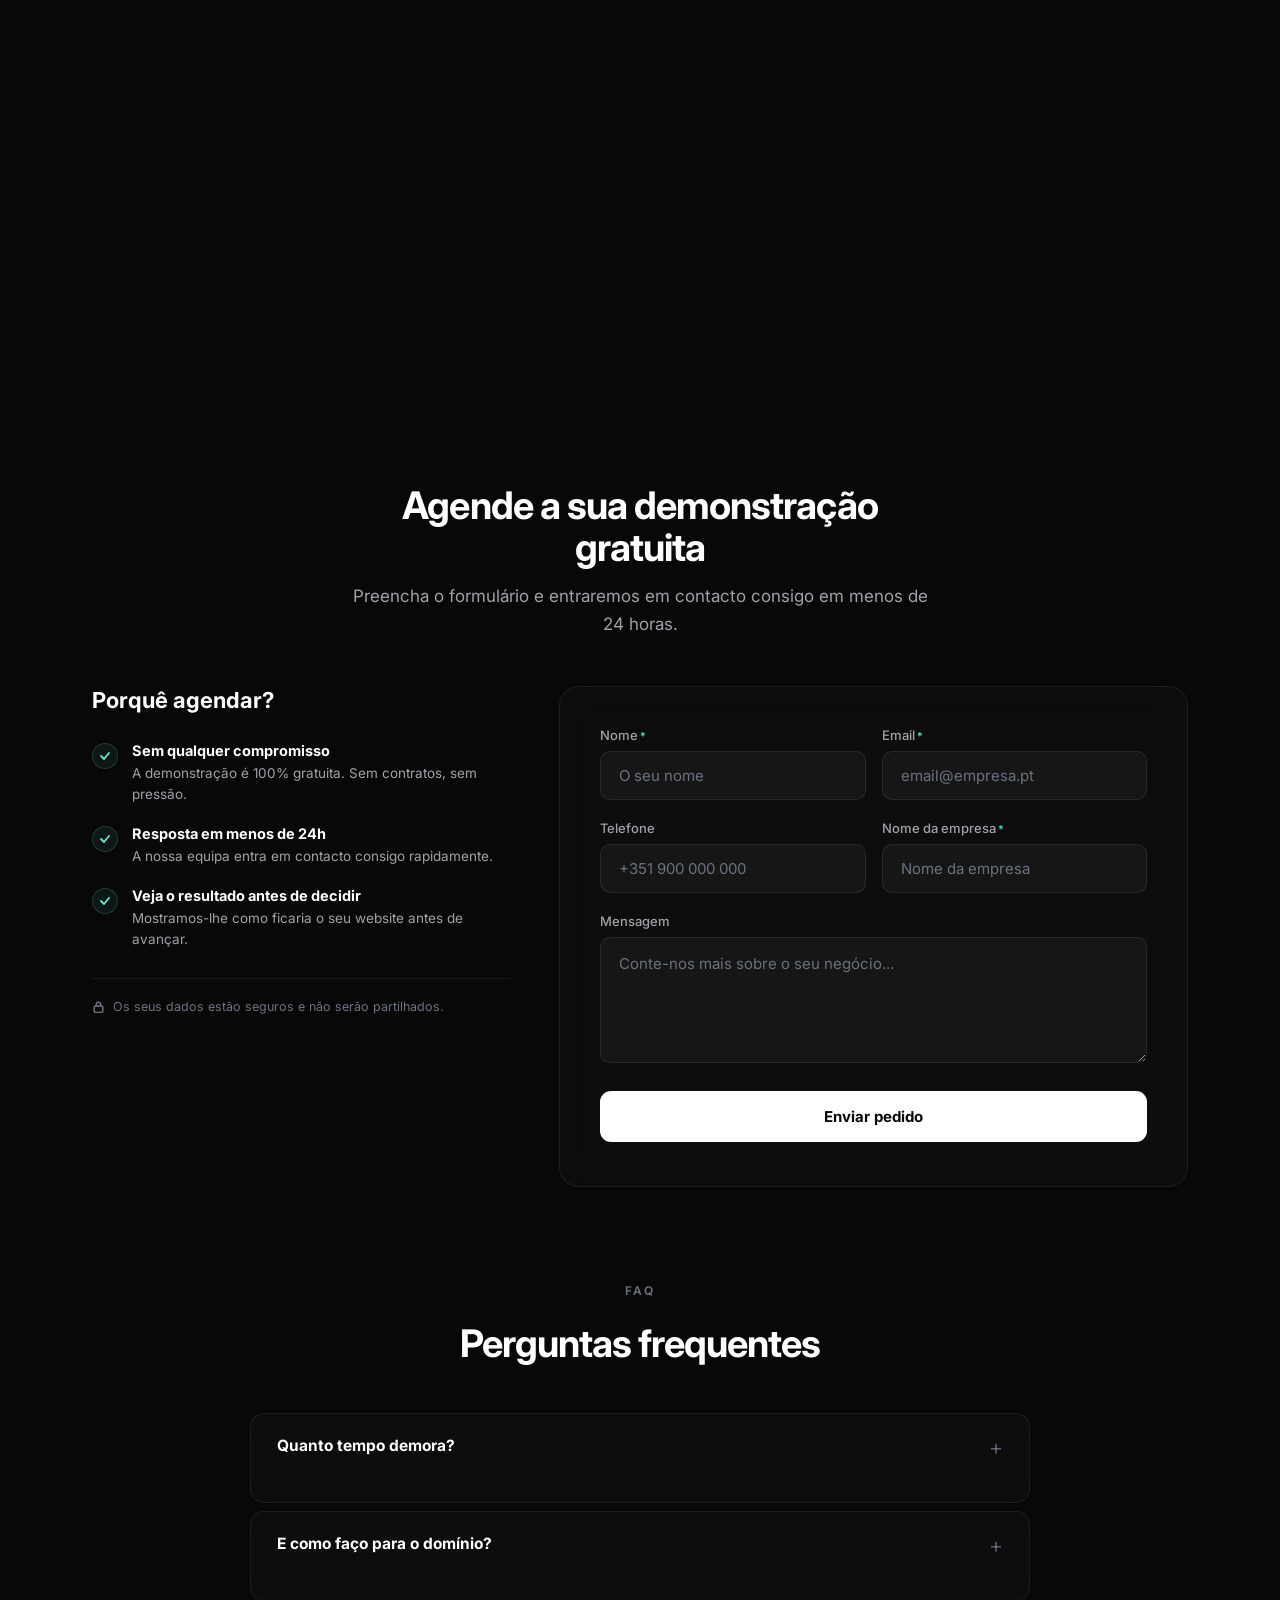
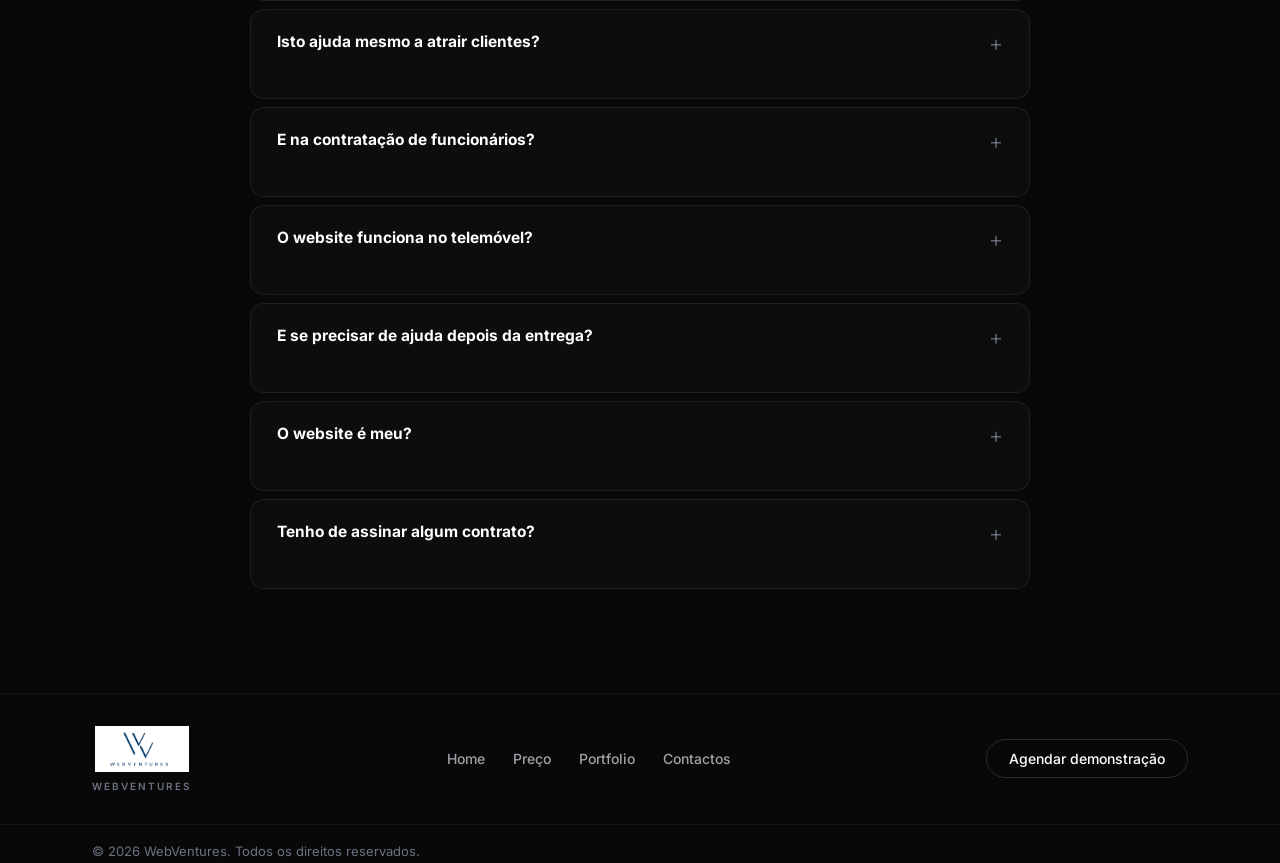
<file: index-old.html>
<!DOCTYPE html>
<html lang="pt">
<head>
<meta charset="utf-8">
<meta name="viewport" content="width=device-width, initial-scale=1">
<title>WebVentures – Websites que geram resultados</title>
<meta name="description" content="WebVentures cria websites profissionais para pequenas e médias empresas. Atraia mais clientes, transmita confiança e destaque-se no Google. Entrega em 72 horas, demonstração 100% gratuita.">
<link rel="preconnect" href="https://fonts.googleapis.com">
<link rel="preconnect" href="https://fonts.gstatic.com" crossorigin>
<link href="https://fonts.googleapis.com/css2?family=Inter:wght@400;500;600;700;800&display=swap" rel="stylesheet">
<link rel="stylesheet" href="styles.css">
</head>
<body>

<!-- Aurora ambient light -->
<div class="aurora">
  <div class="orb orb-1"></div>
  <div class="orb orb-2"></div>
  <div class="orb orb-3"></div>
</div>
<div class="grid-tex"></div>

<div class="wrap">

<!-- ================================================================
     NAVIGATION
     ================================================================ -->
<header>
  <div class="nav-inner">
    <a href="#top">
      <img src="uploads/pasted-1782258618052-0.png" alt="WebVentures" class="nav-logo">
    </a>
    <nav class="nav-links">
      <a href="#top"      class="nav-link">Home</a>
      <a href="precos.html" class="nav-link">Preço</a>
      <a href="portfolio.html" class="nav-link">Portfolio</a>
      <a href="#contacto" class="nav-link">Contactos</a>
    </nav>
    <button class="hamburger" id="hamburger" aria-label="Abrir menu" aria-expanded="false">
      <span class="h-line"></span>
      <span class="h-line"></span>
      <span class="h-line"></span>
    </button>
    <a href="#contacto" class="btn-white">Agendar demonstração</a>
  </div>
</header>

<!-- Mobile navigation overlay -->
<div class="mobile-overlay" id="mobileOverlay" aria-hidden="true">
  <nav class="mobile-nav">
    <a href="#top"      class="mobile-link">Home</a>
    <a href="precos.html" class="mobile-link">Preço</a>
    <a href="portfolio.html" class="mobile-link">Portfolio</a>
    <a href="#contacto" class="mobile-link">Contactos</a>
  </nav>
  <a href="#contacto" class="btn-hero mobile-cta">Agendar demonstração <span class="arrow">&#8594;</span></a>
</div>


<!-- ================================================================
     HERO
     ================================================================ -->
<section id="top" class="hero">

  <!-- Geometric background: wireframe circles, diagonal lines, dot grid -->
  <div class="hero-geo" aria-hidden="true">
    <div class="hgeo-circle hgeo-c1"></div>
    <div class="hgeo-circle hgeo-c2"></div>
    <div class="hgeo-circle hgeo-c3"></div>
    <div class="hgeo-line hgeo-l1"></div>
    <div class="hgeo-line hgeo-l2"></div>
    <div class="hgeo-line hgeo-l3"></div>
    <div class="hgeo-dots"></div>
  </div>

  <!-- Enhancement 1A: focal glow behind headline -->
  <div class="hero-glow" aria-hidden="true"></div>

  <div class="contain">

    <h1 class="hero-h1">Se alguém procurar a sua empresa hoje, o que encontra?</h1>

    <p class="hero-sub">Criamos websites pensados para atrair novos clientes, reforçar a sua credibilidade e valorizar a sua empresa no mercado.</p>

    <a href="#contacto" class="btn-hero">
      Agendar demonstração <span class="arrow">&#8594;</span>
    </a>

    <div class="benefit-grid">

      <div class="bcard">
        <div class="bcard-step"><span>01</span></div>
        <div class="bcard-metric">
          <span class="bcard-num">3 em 1</span>
          <span class="bcard-unit">benefícios</span>
        </div>
        <div class="bcard-title">Clientes, confiança e talento</div>
        <div class="bcard-desc">Um website profissional atrai clientes, transmite confiança e torna a sua empresa mais atrativa para candidatos.</div>
      </div>

      <div class="bcard">
        <div class="bcard-step"><span>02</span></div>
        <div class="bcard-metric">
          <span class="bcard-num">72h</span>
          <span class="bcard-unit">de entrega</span>
        </div>
        <div class="bcard-title">Entregue em 72 horas</div>
        <div class="bcard-desc">Sem demoras. Recebe uma proposta visual do seu website em apenas 72 horas.</div>
      </div>

      <div class="bcard">
        <div class="bcard-step"><span>03</span></div>
        <div class="bcard-metric">
          <span class="bcard-num">100%</span>
          <span class="bcard-unit">à medida</span>
        </div>
        <div class="bcard-title">Feito à medida da sua empresa</div>
        <div class="bcard-desc">Nada de templates. Cada website é pensado e construído exclusivamente para o seu negócio.</div>
      </div>

      <div class="bcard">
        <div class="bcard-step"><span>04</span></div>
        <div class="bcard-metric">
          <span class="bcard-num">0&#x20AC;</span>
          <span class="bcard-unit">demonstração + plano</span>
        </div>
        <div class="bcard-title">Demonstração gratuita</div>
        <div class="bcard-desc">Veja como ficaria o seu website sem qualquer compromisso ou custo inicial.</div>
      </div>

    </div>
  </div>
</section>


<!-- ================================================================
     PROBLEMA
     ================================================================ -->
<section id="problema" class="problema">
  <div class="contain">

    <div class="sec-id reveal">Problema</div>

    <div class="prob-head reveal">
      <h2>Se não controla o que aparece no Google sobre a sua empresa, está a perder oportunidades sem saber.</h2>
      <p class="sub">Não tem de continuar a ser assim.</p>
    </div>

    <!-- Stats funnel — appears BEFORE the problem cards -->
    <div class="stats-row">

      <div class="stat-card reveal" data-delay="0">
        <div class="stat-eyebrow">Internet</div>
        <div class="stat-num">97%</div>
        <p class="stat-desc">dos consumidores pesquisam serviços na Internet</p>
      </div>

      <div class="stat-arrow">
        <div class="stat-arrow-line"></div>
        <div class="stat-arrow-icon">
          <svg width="18" height="18" viewBox="0 0 20 20" fill="none">
            <path d="M4 10h12M11 5l5 5-5 5" stroke="rgba(255,255,255,0.22)" stroke-width="1.6" stroke-linecap="round" stroke-linejoin="round"/>
          </svg>
        </div>
        <div class="stat-arrow-line"></div>
        <span class="stat-arrow-label">desses</span>
      </div>

      <div class="stat-card reveal" data-delay="200">
        <div class="stat-eyebrow">Contacto</div>
        <div class="stat-num">76%</div>
        <p class="stat-desc">desses entram em contacto com uma empresa nas primeiras 24 horas</p>
      </div>

    </div>

    <div class="prob-grid">

      <div class="pcard reveal" data-delay="0">
        <div class="pcard-icon">
          <svg width="18" height="18" viewBox="0 0 20 20" fill="none" xmlns="http://www.w3.org/2000/svg">
            <polyline points="2,5 7.5,12 12,7.5 18,14.5" stroke="rgba(255,255,255,0.5)" stroke-width="1.75" stroke-linecap="round" stroke-linejoin="round"/>
            <polyline points="13.5,14.5 18,14.5 18,10" stroke="rgba(255,255,255,0.5)" stroke-width="1.75" stroke-linecap="round" stroke-linejoin="round"/>
          </svg>
        </div>
        <h3>Dependência total de recomendações</h3>
        <p>Ficar refém apenas do passa-palavra limita a sua previsibilidade e crescimento.</p>
      </div>

      <div class="pcard reveal" data-delay="100">
        <div class="pcard-icon">
          <svg width="18" height="18" viewBox="0 0 20 20" fill="none" xmlns="http://www.w3.org/2000/svg">
            <circle cx="8.5" cy="8.5" r="5.5" stroke="rgba(255,255,255,0.5)" stroke-width="1.75"/>
            <line x1="12.5" y1="12.5" x2="17.5" y2="17.5" stroke="rgba(255,255,255,0.5)" stroke-width="1.75" stroke-linecap="round"/>
          </svg>
        </div>
        <h3>Novos clientes não encontram a sua empresa</h3>
        <p>Quem precisa dos seus serviços hoje acaba por escolher o concorrente que aparece primeiro.</p>
      </div>

      <div class="pcard reveal" data-delay="200">
        <div class="pcard-icon">
          <svg width="18" height="18" viewBox="0 0 20 20" fill="none" xmlns="http://www.w3.org/2000/svg">
            <circle cx="10" cy="10" r="8" stroke="rgba(255,255,255,0.5)" stroke-width="1.75"/>
            <line x1="10" y1="6.5" x2="10" y2="11.5" stroke="rgba(255,255,255,0.5)" stroke-width="1.75" stroke-linecap="round"/>
            <circle cx="10" cy="14" r="0.9" fill="rgba(255,255,255,0.5)"/>
          </svg>
        </div>
        <h3>Imagem pouco profissional face à concorrência</h3>
        <p>Um negócio sem site ou com site desatualizado perde credibilidade instantaneamente.</p>
      </div>

      <div class="pcard reveal" data-delay="300">
        <div class="pcard-icon">
          <svg width="20" height="18" viewBox="0 0 22 18" fill="none" xmlns="http://www.w3.org/2000/svg">
            <circle cx="8" cy="5" r="3.5" stroke="rgba(255,255,255,0.5)" stroke-width="1.7"/>
            <circle cx="17" cy="5" r="2.8" stroke="rgba(255,255,255,0.5)" stroke-width="1.5"/>
            <path d="M1 17c0-3.866 3.134-7 7-7s7 3.134 7 7" stroke="rgba(255,255,255,0.5)" stroke-width="1.7" stroke-linecap="round" fill="none"/>
            <path d="M16 11.5c2.485 0 4.5 2.015 4.5 4.5" stroke="rgba(255,255,255,0.5)" stroke-width="1.5" stroke-linecap="round" fill="none"/>
          </svg>
        </div>
        <h3>Dificuldade em atrair bons profissionais</h3>
        <p>Os melhores talentos pesquisam pela sua empresa antes de aceitarem trabalhar consigo.</p>
      </div>

    </div>

  </div>
</section>


<!-- ================================================================
     O QUE FAZEMOS + PROCESSO
     ================================================================ -->
<section id="servicos" class="fazemos">
  <div class="contain">

    <div class="sec-id reveal">O que fazemos</div>

    <div class="fazemos-head reveal">
      <h2>Criamos websites pensados para representar a sua empresa da forma certa.</h2>
      <p class="sub">E transformar a sua presença online numa ferramenta de crescimento.</p>
    </div>

    <div class="svc-grid">

      <!-- Hero card: spans 2 columns -->
      <div class="scard scard-hero reveal" data-delay="0">
        <div class="scard-icon">
          <svg width="18" height="18" viewBox="0 0 20 20" fill="none" xmlns="http://www.w3.org/2000/svg">
            <circle cx="10" cy="10" r="8" stroke="#5EEAD4" stroke-width="1.6"/>
            <circle cx="10" cy="10" r="4" stroke="#5EEAD4" stroke-width="1.6"/>
            <circle cx="10" cy="10" r="1.3" fill="#5EEAD4"/>
          </svg>
        </div>
        <h3>Estruturado para gerar contactos</h3>
        <p>Cada página é pensada para guiar o visitante até ao contacto, sem distrações. A arquitetura de informação, o posicionamento dos botões e o fluxo de navegação são desenhados com um único objetivo: transformar visitas em pedidos de contacto.</p>
      </div>

      <div class="scard reveal" data-delay="100">
        <div class="scard-icon">
          <svg width="18" height="18" viewBox="0 0 20 20" fill="none" xmlns="http://www.w3.org/2000/svg">
            <path d="M10 2L3 5.5v5c0 3.5 2.8 6.8 7 7.8 4.2-1 7-4.3 7-7.8v-5L10 2z" stroke="#5EEAD4" stroke-width="1.6" stroke-linejoin="round"/>
            <polyline points="7,10 9.2,12.5 13,7.5" stroke="#5EEAD4" stroke-width="1.6" stroke-linecap="round" stroke-linejoin="round"/>
          </svg>
        </div>
        <h3>Pensado para transmitir confiança imediata</h3>
        <p>Design profissional que faz a sua empresa parecer tão boa quanto realmente é.</p>
      </div>

      <div class="scard reveal" data-delay="200">
        <div class="scard-icon">
          <svg width="18" height="18" viewBox="0 0 20 20" fill="none" xmlns="http://www.w3.org/2000/svg">
            <line x1="4" y1="6"  x2="16" y2="6"  stroke="#5EEAD4" stroke-width="1.7" stroke-linecap="round"/>
            <line x1="4" y1="10" x2="16" y2="10" stroke="#5EEAD4" stroke-width="1.7" stroke-linecap="round"/>
            <line x1="4" y1="14" x2="11" y2="14" stroke="#5EEAD4" stroke-width="1.7" stroke-linecap="round"/>
          </svg>
        </div>
        <h3>Clareza total nos serviços e proposta de valor</h3>
        <p>Informação organizada para que o visitante perceba em segundos o que a sua empresa faz.</p>
      </div>

    </div>

    <p class="proc-label">O nosso processo</p>
    <div class="proc-wrap">
      <div class="proc-track"></div>
      <div class="proc-grid">

        <div class="step-card reveal" data-delay="0">
          <!-- Browser window mockup -->
          <div class="step-visual">
            <svg width="108" height="72" viewBox="0 0 108 72" fill="none">
              <rect x="1" y="1" width="106" height="70" rx="7" stroke="rgba(255,255,255,0.1)" stroke-width="1.5"/>
              <line x1="1" y1="20" x2="107" y2="20" stroke="rgba(255,255,255,0.07)" stroke-width="1"/>
              <circle cx="11" cy="11" r="3" fill="rgba(255,80,80,0.28)"/>
              <circle cx="22" cy="11" r="3" fill="rgba(255,185,0,0.28)"/>
              <circle cx="33" cy="11" r="3" fill="rgba(60,200,60,0.28)"/>
              <rect x="42" y="6" width="54" height="10" rx="3" stroke="rgba(255,255,255,0.07)" stroke-width="1" fill="none"/>
              <rect x="9" y="28" width="90" height="5" rx="2" fill="rgba(255,255,255,0.07)"/>
              <rect x="9" y="38" width="56" height="4" rx="2" fill="rgba(255,255,255,0.05)"/>
              <rect x="9" y="48" width="72" height="4" rx="2" fill="rgba(255,255,255,0.05)"/>
              <rect x="9" y="58" width="36" height="7" rx="3" fill="rgba(94,234,212,0.1)" stroke="rgba(94,234,212,0.22)" stroke-width="1"/>
            </svg>
          </div>
          <div class="step-ind"><span class="step-dot"></span><span class="step-n">01</span></div>
          <h3>Demonstração do website</h3>
          <p>Mostramos-lhe como ficaria o seu website, sem compromisso.</p>
        </div>

        <div class="step-card reveal" data-delay="100">
          <!-- Customisation: overlapping frames + slider controls -->
          <div class="step-visual">
            <svg width="100" height="72" viewBox="0 0 100 72" fill="none">
              <rect x="4" y="4" width="54" height="40" rx="5" stroke="rgba(94,234,212,0.2)" stroke-width="1.5" fill="none"/>
              <rect x="22" y="16" width="54" height="40" rx="5" stroke="rgba(94,234,212,0.09)" stroke-width="1.5" stroke-dasharray="4 3" fill="none"/>
              <line x1="6" y1="58" x2="60" y2="58" stroke="rgba(255,255,255,0.1)" stroke-width="2" stroke-linecap="round"/>
              <circle cx="38" cy="58" r="4.5" fill="rgba(94,234,212,0.18)" stroke="rgba(94,234,212,0.45)" stroke-width="1.2"/>
              <line x1="6" y1="68" x2="60" y2="68" stroke="rgba(255,255,255,0.1)" stroke-width="2" stroke-linecap="round"/>
              <circle cx="22" cy="68" r="4.5" fill="rgba(94,234,212,0.1)" stroke="rgba(94,234,212,0.3)" stroke-width="1.2"/>
            </svg>
          </div>
          <div class="step-ind"><span class="step-dot"></span><span class="step-n">02</span></div>
          <h3>Personalização à medida</h3>
          <p>Ajustamos tudo ao seu negócio: cores, conteúdo, estrutura.</p>
        </div>

        <div class="step-card reveal" data-delay="200">
          <!-- Checkmark circle + publish arrow -->
          <div class="step-visual">
            <svg width="100" height="72" viewBox="0 0 100 72" fill="none">
              <circle cx="38" cy="36" r="28" stroke="rgba(255,255,255,0.06)" stroke-width="1.5"/>
              <circle cx="38" cy="36" r="19" stroke="rgba(94,234,212,0.18)" stroke-width="1.5"/>
              <polyline points="26,36 33,44 50,28" stroke="rgba(94,234,212,0.5)" stroke-width="2.2" stroke-linecap="round" stroke-linejoin="round"/>
              <line x1="78" y1="62" x2="78" y2="24" stroke="rgba(255,255,255,0.13)" stroke-width="1.5" stroke-linecap="round"/>
              <polyline points="70,32 78,24 86,32" stroke="rgba(255,255,255,0.13)" stroke-width="1.5" stroke-linecap="round" stroke-linejoin="round"/>
              <line x1="71" y1="68" x2="85" y2="68" stroke="rgba(255,255,255,0.08)" stroke-width="1.5" stroke-linecap="round"/>
            </svg>
          </div>
          <div class="step-ind"><span class="step-dot"></span><span class="step-n">03</span></div>
          <h3>Revisão e publicação</h3>
          <p>Revemos consigo e publicamos quando estiver perfeito.</p>
        </div>

        <div class="step-card reveal" data-delay="300">
          <!-- Trending chart with pulse line -->
          <div class="step-visual">
            <svg width="110" height="68" viewBox="0 0 110 68" fill="none">
              <line x1="8" y1="56" x2="102" y2="56" stroke="rgba(255,255,255,0.05)" stroke-width="1"/>
              <line x1="8" y1="40" x2="102" y2="40" stroke="rgba(255,255,255,0.05)" stroke-width="1"/>
              <line x1="8" y1="24" x2="102" y2="24" stroke="rgba(255,255,255,0.05)" stroke-width="1"/>
              <line x1="8" y1="8"  x2="102" y2="8"  stroke="rgba(255,255,255,0.05)" stroke-width="1"/>
              <line x1="8" y1="8"  x2="8"   y2="56" stroke="rgba(255,255,255,0.05)" stroke-width="1"/>
              <polygon points="8,54 24,46 42,36 60,24 78,14 102,6 102,56 8,56" fill="rgba(94,234,212,0.03)"/>
              <polyline points="8,54 24,46 42,36 60,24 78,14 102,6" stroke="rgba(94,234,212,0.4)" stroke-width="2" stroke-linecap="round" stroke-linejoin="round"/>
              <polyline points="8,56 18,56 24,44 30,52 36,52 44,34 50,52 56,52 64,56 88,56" stroke="rgba(255,255,255,0.1)" stroke-width="1.2" stroke-linecap="round" stroke-linejoin="round"/>
            </svg>
          </div>
          <div class="step-ind"><span class="step-dot"></span><span class="step-n">04</span></div>
          <h3>Acompanhamento</h3>
          <p>Não desaparecemos. Ficamos consigo para otimizar resultados.</p>
        </div>

      </div>
    </div>

  </div>
</section>



<!-- ================================================================
     EQUIPA
     ================================================================ -->
<section id="equipa" class="equipa">
  <div class="contain">

    <div class="sec-id reveal">Equipa</div>

    <div class="equipa-head reveal">
      <h2>Uma equipa focada em resultados reais.</h2>
    </div>

    <div class="team-grid">

      <div class="tcard reveal" data-delay="0">
        <div class="tcard-top">
          <span class="tcard-ctr">01 / 03</span>
          <span class="tcard-live"><span class="live-dot"></span>LIVE</span>
        </div>
        <div class="tcard-photo">
          <img src="uploads/antonio.jpg" alt="António Tomás, CEO" style="object-position:50% 15%; transform:scale(1.28); transform-origin:50% 18%;">
        </div>
        <div class="tcard-info">
          <div class="tcard-role">CEO</div>
          <div class="tcard-name">António Tomás</div>
        </div>
      </div>

      <div class="tcard reveal" data-delay="120">
        <div class="tcard-top">
          <span class="tcard-ctr">02 / 03</span>
          <span class="tcard-live"><span class="live-dot"></span>LIVE</span>
        </div>
        <div class="tcard-photo">
          <img src="uploads/bernardo.jpg" alt="Bernardo Martins, Web Developer" style="object-position:50% 22%; transform:scale(0.92); transform-origin:50% 20%;">
        </div>
        <div class="tcard-info">
          <div class="tcard-role">Web Developer</div>
          <div class="tcard-name">Bernardo Martins</div>
        </div>
      </div>

      <div class="tcard reveal" data-delay="240">
        <div class="tcard-top">
          <span class="tcard-ctr">03 / 03</span>
          <span class="tcard-live"><span class="live-dot"></span>LIVE</span>
        </div>
        <div class="tcard-photo">
          <img src="uploads/rafael.jpg" alt="Rafael Oliveira, Web Developer" style="object-position:50% 12%;">
        </div>
        <div class="tcard-info">
          <div class="tcard-role">Web Developer</div>
          <div class="tcard-name">Rafael Oliveira</div>
        </div>
      </div>

    </div>

  </div>
</section>


<!-- ================================================================
     CTA
     ================================================================ -->
<section class="cta-sec">
  <div class="contain">
    <div class="cta-card reveal">
      <div class="cta-glow-l"></div>
      <div class="cta-glow-r"></div>
      <div class="cta-inner">
        <h2>Conheça o impacto de um website feito para a sua empresa</h2>
        <p>10 minutos para perceber o potencial da sua presença online.</p>
        <a href="#contacto" class="btn-hero">Agendar demonstração <span class="arrow">&#8594;</span></a>
      </div>
    </div>
  </div>
</section>


<!-- ================================================================
     FORMULÁRIO
     ================================================================ -->
<section id="contacto" class="form-sec">
  <div class="contain">

    <div class="sec-id ctr reveal">Contacto</div>

    <div class="form-head reveal">
      <h2>Agende a sua demonstração gratuita</h2>
      <p>Preencha o formulário e entraremos em contacto consigo em menos de 24 horas.</p>
    </div>

    <div class="form-layout">

      <!-- Trust indicators (left column) -->
      <div class="form-trust reveal">
        <h3 class="trust-headline">Porquê agendar?</h3>
        <div class="trust-items">

          <div class="trust-item">
            <div class="trust-check">
              <svg width="12" height="12" viewBox="0 0 12 12" fill="none">
                <polyline points="2,6 5,9 10,3" stroke="#5EEAD4" stroke-width="1.8" stroke-linecap="round" stroke-linejoin="round"/>
              </svg>
            </div>
            <div class="trust-text">
              <span class="trust-title">Sem qualquer compromisso</span>
              <span class="trust-desc">A demonstração é 100% gratuita. Sem contratos, sem pressão.</span>
            </div>
          </div>

          <div class="trust-item">
            <div class="trust-check">
              <svg width="12" height="12" viewBox="0 0 12 12" fill="none">
                <polyline points="2,6 5,9 10,3" stroke="#5EEAD4" stroke-width="1.8" stroke-linecap="round" stroke-linejoin="round"/>
              </svg>
            </div>
            <div class="trust-text">
              <span class="trust-title">Resposta em menos de 24h</span>
              <span class="trust-desc">A nossa equipa entra em contacto consigo rapidamente.</span>
            </div>
          </div>

          <div class="trust-item">
            <div class="trust-check">
              <svg width="12" height="12" viewBox="0 0 12 12" fill="none">
                <polyline points="2,6 5,9 10,3" stroke="#5EEAD4" stroke-width="1.8" stroke-linecap="round" stroke-linejoin="round"/>
              </svg>
            </div>
            <div class="trust-text">
              <span class="trust-title">Veja o resultado antes de decidir</span>
              <span class="trust-desc">Mostramos-lhe como ficaria o seu website antes de avançar.</span>
            </div>
          </div>

        </div>
        <div class="trust-secure">
          <svg width="13" height="13" viewBox="0 0 12 12" fill="none">
            <rect x="2" y="5.5" width="8" height="6" rx="1.5" stroke="#6B7280" stroke-width="1.4"/>
            <path d="M4 5.5V4a2 2 0 0 1 4 0v1.5" stroke="#6B7280" stroke-width="1.4" stroke-linecap="round"/>
          </svg>
          Os seus dados estão seguros e não serão partilhados.
        </div>
      </div>

      <!-- Form card (right column) -->
      <div class="form-card reveal">

        <!-- Success state (hidden until form is submitted) -->
        <div class="form-success" aria-hidden="true">
          <div class="success-check">
            <svg width="56" height="56" viewBox="0 0 56 56" fill="none">
              <circle cx="28" cy="28" r="26" fill="rgba(94,234,212,0.06)" stroke="rgba(94,234,212,0.22)" stroke-width="1.5"/>
              <polyline points="16,28 24,36 40,20" stroke="#5EEAD4" stroke-width="2.5" stroke-linecap="round" stroke-linejoin="round"/>
            </svg>
          </div>
          <div class="success-title">Pedido enviado com sucesso!</div>
          <div class="success-sub">Entraremos em contacto consigo em breve.</div>
        </div>

        <form class="the-form" novalidate>

          <div class="form-row">
            <div class="form-field">
              <label class="form-label" for="f-nome">Nome<span class="req">*</span></label>
              <input class="form-input" id="f-nome" type="text" placeholder="O seu nome" required>
            </div>
            <div class="form-field">
              <label class="form-label" for="f-email">Email<span class="req">*</span></label>
              <input class="form-input" id="f-email" type="email" placeholder="email@empresa.pt" required>
            </div>
          </div>

          <div class="form-row">
            <div class="form-field">
              <label class="form-label" for="f-tel">Telefone</label>
              <input class="form-input" id="f-tel" type="tel" placeholder="+351 900 000 000">
            </div>
            <div class="form-field">
              <label class="form-label" for="f-emp">Nome da empresa<span class="req">*</span></label>
              <input class="form-input" id="f-emp" type="text" placeholder="Nome da empresa" required>
            </div>
          </div>

          <div class="form-field">
            <label class="form-label" for="f-msg">Mensagem</label>
            <textarea class="form-input form-textarea" id="f-msg" rows="4" placeholder="Conte-nos mais sobre o seu negócio..."></textarea>
          </div>

          <button type="submit" class="btn-submit">Enviar pedido</button>

        </form>
      </div>

    </div>

  </div>
</section>


<!-- ================================================================
     FAQ
     ================================================================ -->
<section id="faq" class="faq-sec">
  <div class="contain">

    <div class="faq-head reveal">
      <div class="sec-id ctr">FAQ</div>
      <h2>Perguntas frequentes</h2>
    </div>

    <div class="faq-list">

      <div class="faq-item reveal" data-delay="0">
        <button class="faq-btn" onclick="toggleFaq(0)">
          <span class="faq-q">Quanto tempo demora?</span>
          <span class="faq-icon">+</span>
        </button>
        <div class="faq-body">
          <div class="faq-body-inner">
            <p>O prazo varia consoante a disponibilidade do cliente, mas a média de entrega dos nossos projetos tem sido de 5 dias úteis.</p>
          </div>
        </div>
      </div>

      <div class="faq-item reveal" data-delay="60">
        <button class="faq-btn" onclick="toggleFaq(1)">
          <span class="faq-q">E como faço para o domínio?</span>
          <span class="faq-icon">+</span>
        </button>
        <div class="faq-body">
          <div class="faq-body-inner">
            <p>Ajudamos em todo o processo. Se já tiver domínio, só precisamos das suas credenciais para alojar o website. Se ainda não tiver domínio, podemos tratá-lo consigo e mantê-lo ativo, mediante um pagamento anual variável conforme o preço do domínio, normalmente entre &euro;30 e &euro;50.</p>
          </div>
        </div>
      </div>

      <div class="faq-item reveal" data-delay="120">
        <button class="faq-btn" onclick="toggleFaq(2)">
          <span class="faq-q">Isto ajuda mesmo a atrair clientes?</span>
          <span class="faq-icon">+</span>
        </button>
        <div class="faq-body">
          <div class="faq-body-inner">
            <p>Sim. O objetivo é tornar o seu negócio mais fácil de encontrar no Google e apresentar informação clara, para que um potencial cliente avance com mais confiança para o contacto.</p>
          </div>
        </div>
      </div>

      <div class="faq-item reveal" data-delay="180">
        <button class="faq-btn" onclick="toggleFaq(3)">
          <span class="faq-q">E na contratação de funcionários?</span>
          <span class="faq-icon">+</span>
        </button>
        <div class="faq-body">
          <div class="faq-body-inner">
            <p>Sim, uma presença profissional no Google transmite mais credibilidade e pode facilitar a atração de candidatos.</p>
          </div>
        </div>
      </div>

      <div class="faq-item reveal" data-delay="240">
        <button class="faq-btn" onclick="toggleFaq(4)">
          <span class="faq-q">O website funciona no telemóvel?</span>
          <span class="faq-icon">+</span>
        </button>
        <div class="faq-body">
          <div class="faq-body-inner">
            <p>Sim. Todos os websites são desenvolvidos para funcionar corretamente em computador, tablet e smartphone.</p>
          </div>
        </div>
      </div>

      <div class="faq-item reveal" data-delay="300">
        <button class="faq-btn" onclick="toggleFaq(5)">
          <span class="faq-q">E se precisar de ajuda depois da entrega?</span>
          <span class="faq-icon">+</span>
        </button>
        <div class="faq-body">
          <div class="faq-body-inner">
            <p>Continuamos disponíveis para prestar suporte e realizar pequenas alterações sempre que necessário. Se pretender atualizações regulares, melhorias contínuas ou acompanhamento permanente, recomendamos a subscrição do nosso Pack de Manutenção.</p>
          </div>
        </div>
      </div>

      <div class="faq-item reveal" data-delay="360">
        <button class="faq-btn" onclick="toggleFaq(6)">
          <span class="faq-q">O website é meu?</span>
          <span class="faq-icon">+</span>
        </button>
        <div class="faq-body">
          <div class="faq-body-inner">
            <p>Sim. O website pertence-lhe. Após a entrega, terá acesso ao domínio, alojamento e a todos os ficheiros do projeto.</p>
          </div>
        </div>
      </div>

      <div class="faq-item reveal" data-delay="420">
        <button class="faq-btn" onclick="toggleFaq(7)">
          <span class="faq-q">Tenho de assinar algum contrato?</span>
          <span class="faq-icon">+</span>
        </button>
        <div class="faq-body">
          <div class="faq-body-inner">
            <p>Não. O processo é simples e transparente. Definimos o projeto, o prazo e o valor antes de iniciar os trabalhos.</p>
          </div>
        </div>
      </div>

    </div>

  </div>
</section>


<!-- ================================================================
     FOOTER
     ================================================================ -->
<footer class="site-footer">
  <div class="footer-inner">
    <a href="#top" class="footer-brand">
      <img src="uploads/pasted-1782258618052-0.png" alt="WebVentures" class="nav-logo footer-logo">
      <span class="footer-wordmark">WEBVENTURES</span>
    </a>
    <nav class="footer-nav">
      <a href="#top"      class="footer-link">Home</a>
      <a href="precos.html" class="footer-link">Preço</a>
      <a href="portfolio.html" class="footer-link">Portfolio</a>
      <a href="#contacto" class="footer-link">Contactos</a>
    </nav>
    <a href="#contacto" class="btn-footer">Agendar demonstração</a>
  </div>
  <div class="footer-copy">
    <div class="footer-copy-inner">© 2026 WebVentures. Todos os direitos reservados.</div>
  </div>
</footer>


</div><!-- /wrap -->

<script src="script.js"></script>
</body>
</html>
</file>
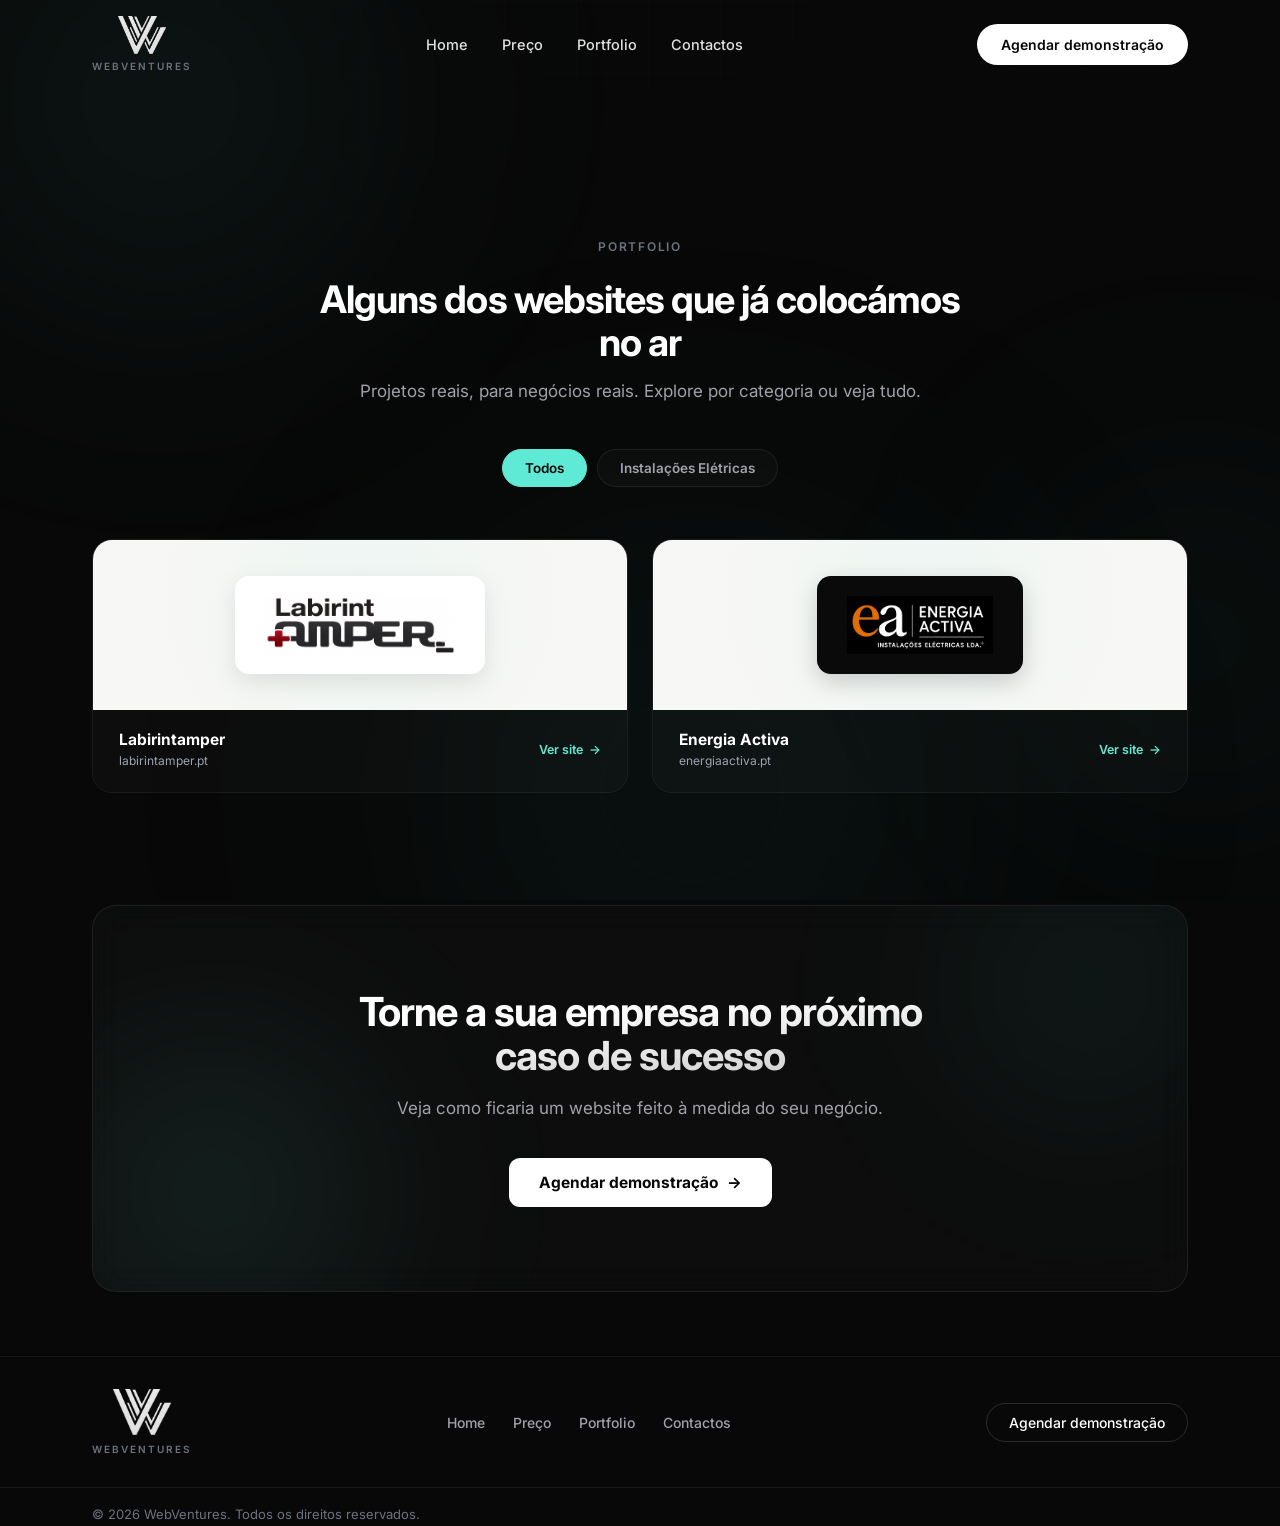
<file: portfolio.html>
<!DOCTYPE html>
<html lang="pt">
<head>
<meta charset="utf-8">
<meta name="viewport" content="width=device-width, initial-scale=1">
<title>Portfolio – WebVentures</title>
<meta name="description" content="Conheça alguns dos websites que a WebVentures já colocou online, incluindo projetos na área de instalações elétricas.">
<link rel="icon" type="image/png" href="uploads/image-clean.png">
<link rel="preconnect" href="https://fonts.googleapis.com">
<link rel="preconnect" href="https://fonts.gstatic.com" crossorigin>
<link href="https://fonts.googleapis.com/css2?family=Inter:wght@400;500;600;700;800&display=swap" rel="stylesheet">
<link rel="stylesheet" href="styles.css">
</head>
<body>

<!-- Aurora ambient light -->
<div class="aurora">
  <div class="orb orb-1"></div>
  <div class="orb orb-2"></div>
  <div class="orb orb-3"></div>
</div>
<div class="grid-tex"></div>

<div class="wrap">

<!-- ================================================================
     NAVIGATION
     ================================================================ -->
<header>
  <div class="nav-inner">
    <a href="index.html#top" class="nav-brand">
      <img src="uploads/logo-wv.png" alt="WebVentures" class="nav-logo">
      <span class="footer-wordmark">WEBVENTURES</span>
    </a>
    <nav class="nav-links">
      <a href="index.html#top"      class="nav-link">Home</a>
      <a href="precos.html"         class="nav-link">Preço</a>
      <a href="portfolio.html"      class="nav-link">Portfolio</a>
      <a href="index.html#contacto" class="nav-link">Contactos</a>
    </nav>
    <button class="hamburger" id="hamburger" aria-label="Abrir menu" aria-expanded="false">
      <span class="h-line"></span>
      <span class="h-line"></span>
      <span class="h-line"></span>
    </button>
    <a href="index.html#contacto" class="btn-white">Agendar demonstração</a>
  </div>
</header>

<!-- Mobile navigation overlay -->
<div class="mobile-overlay" id="mobileOverlay" aria-hidden="true">
  <nav class="mobile-nav">
    <a href="index.html#top"      class="mobile-link">Home</a>
    <a href="precos.html"         class="mobile-link">Preço</a>
    <a href="portfolio.html"      class="mobile-link">Portfolio</a>
    <a href="index.html#contacto" class="mobile-link">Contactos</a>
  </nav>
  <a href="index.html#contacto" class="btn-hero mobile-cta">Agendar demonstração <span class="arrow">&#8594;</span></a>
</div>


<!-- ================================================================
     PORTFOLIO
     ================================================================ -->
<section class="portfolio-sec">
  <div class="contain">

    <div class="sec-id ctr reveal">Portfolio</div>

    <div class="port-head reveal">
      <h2>Alguns dos websites que já colocámos no ar</h2>
      <p class="sub">Projetos reais, para negócios reais. Explore por categoria ou veja tudo.</p>
    </div>

    <div class="port-filters reveal">
      <button class="port-filter-btn active" data-filter="all">Todos</button>
      <button class="port-filter-btn" data-filter="eletricas">Instalações Elétricas</button>
    </div>

    <div class="port-grid">

      <a class="port-card reveal" data-delay="0" data-category="eletricas"
         href="https://labirintamper.pt/" target="_blank" rel="noopener noreferrer">
        <div class="port-logo-frame">
          <div class="port-logo-plate plate-light">
            <img src="uploads/Labirintamper.png" alt="Labirintamper">
          </div>
        </div>
        <div class="port-info">
          <div>
            <div class="port-name">Labirintamper</div>
            <div class="port-domain">labirintamper.pt</div>
          </div>
          <span class="port-visit">Ver site <span class="arrow">&#8594;</span></span>
        </div>
      </a>

      <a class="port-card reveal" data-delay="100" data-category="eletricas"
         href="https://energiaactiva.pt/" target="_blank" rel="noopener noreferrer">
        <div class="port-logo-frame">
          <div class="port-logo-plate plate-dark">
            <img src="uploads/Energia_Activa.png" alt="Energia Activa">
          </div>
        </div>
        <div class="port-info">
          <div>
            <div class="port-name">Energia Activa</div>
            <div class="port-domain">energiaactiva.pt</div>
          </div>
          <span class="port-visit">Ver site <span class="arrow">&#8594;</span></span>
        </div>
      </a>

    </div>

  </div>
</section>


<!-- ================================================================
     CTA
     ================================================================ -->
<section class="cta-sec">
  <div class="contain">
    <div class="cta-card reveal">
      <div class="cta-glow-l"></div>
      <div class="cta-glow-r"></div>
      <div class="cta-inner">
        <h2>Torne a sua empresa no próximo caso de sucesso</h2>
        <p>Veja como ficaria um website feito à medida do seu negócio.</p>
        <a href="index.html#contacto" class="btn-hero">Agendar demonstração <span class="arrow">&#8594;</span></a>
      </div>
    </div>
  </div>
</section>


<!-- ================================================================
     FOOTER
     ================================================================ -->
<footer class="site-footer">
  <div class="footer-inner">
    <a href="index.html#top" class="footer-brand">
      <img src="uploads/logo-wv.png" alt="WebVentures" class="nav-logo footer-logo">
      <span class="footer-wordmark">WEBVENTURES</span>
    </a>
    <nav class="footer-nav">
      <a href="index.html#top"      class="footer-link">Home</a>
      <a href="precos.html"         class="footer-link">Preço</a>
      <a href="portfolio.html"      class="footer-link">Portfolio</a>
      <a href="index.html#contacto" class="footer-link">Contactos</a>
    </nav>
    <a href="index.html#contacto" class="btn-footer">Agendar demonstração</a>
  </div>
  <div class="footer-copy">
    <div class="footer-copy-inner">© 2026 WebVentures. Todos os direitos reservados.</div>
  </div>
</footer>


</div><!-- /wrap -->

<script src="script.js"></script>
</body>
</html>
</file>
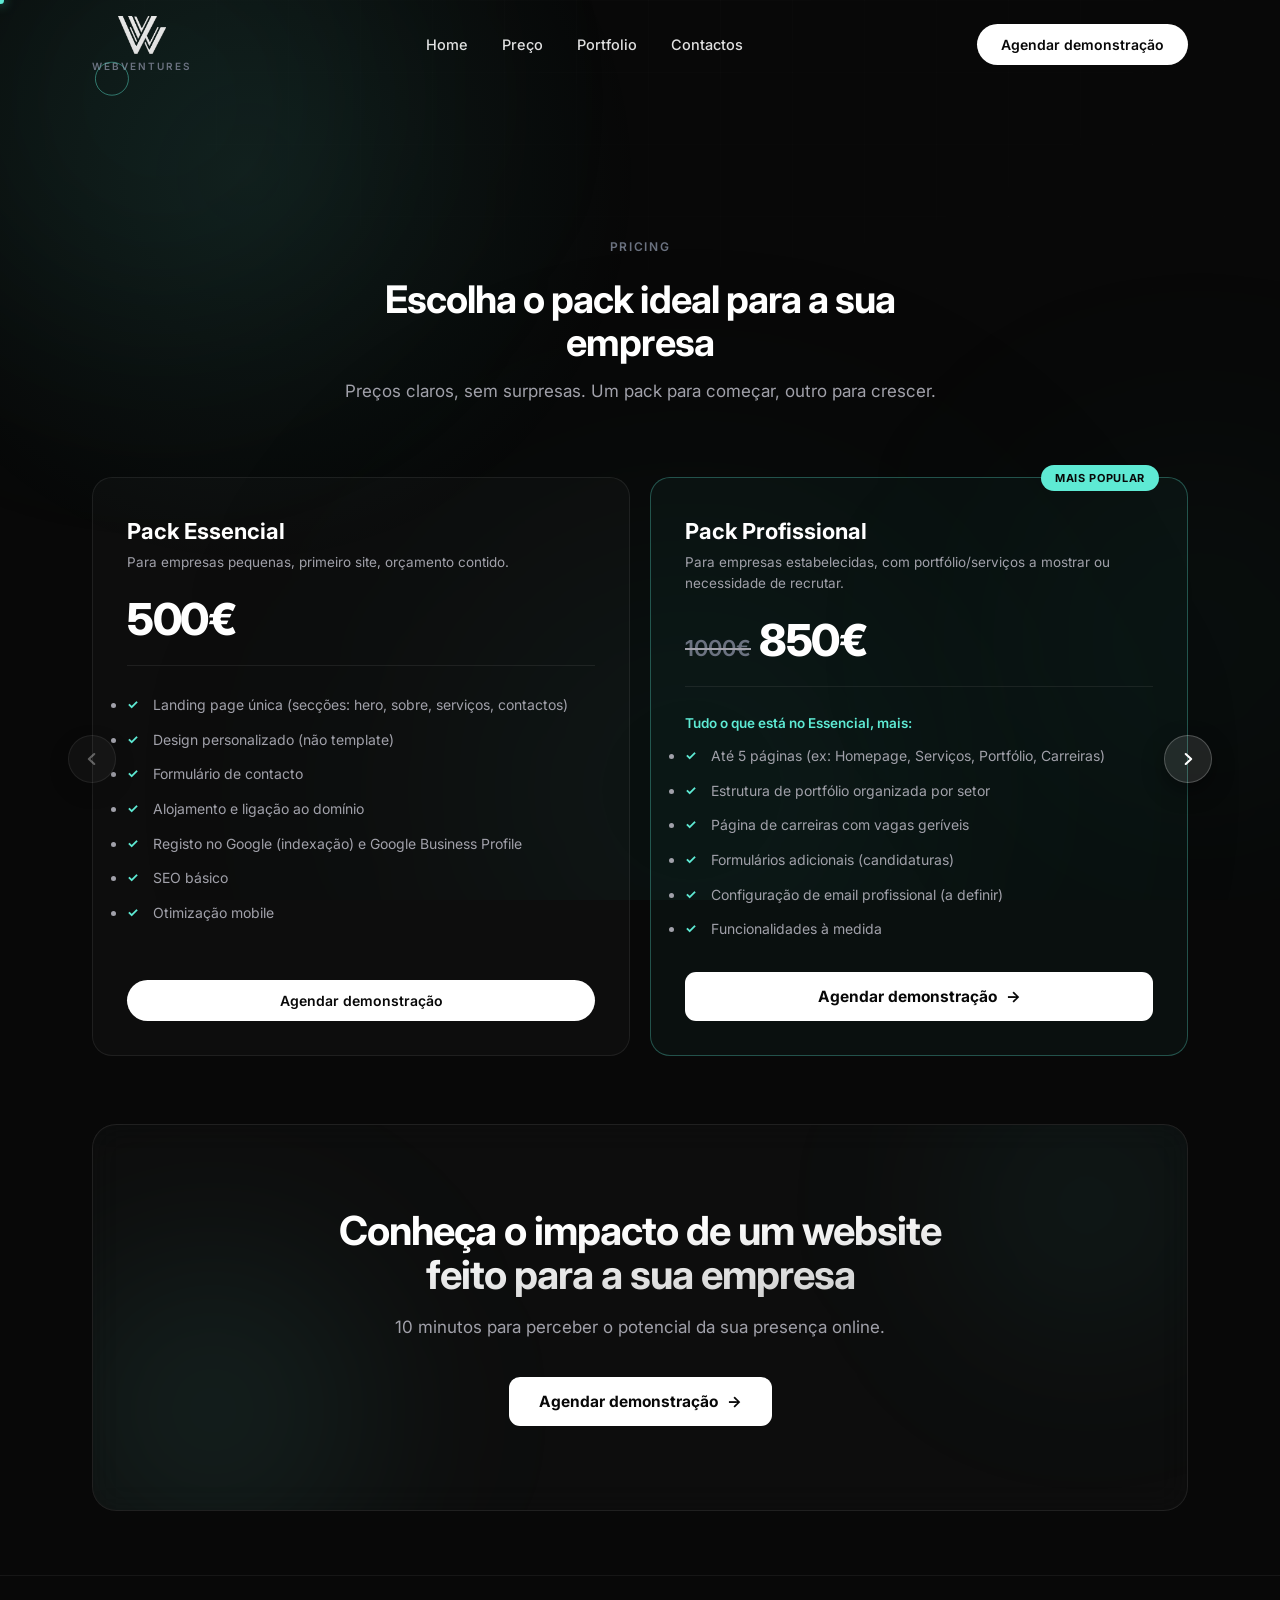
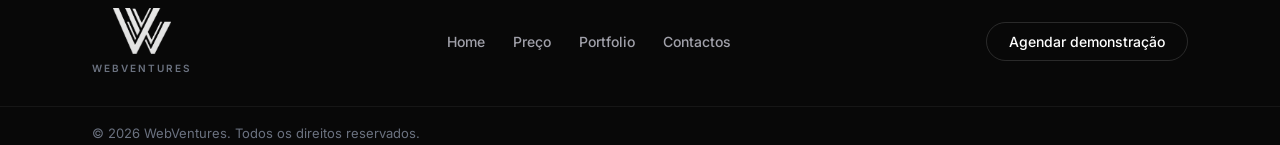
<file: precos.html>
<!DOCTYPE html>
<html lang="pt">
<head>
<meta charset="utf-8">
<meta name="viewport" content="width=device-width, initial-scale=1">
<title>Preços – WebVentures</title>
<meta name="description" content="Preços claros para o seu website: Pack Essencial (500€), Pack Profissional (850€) e manutenção mensal opcional (30€/mês).">
<link rel="icon" type="image/png" href="uploads/image-clean.png">
<link rel="preconnect" href="https://fonts.googleapis.com">
<link rel="preconnect" href="https://fonts.gstatic.com" crossorigin>
<link href="https://fonts.googleapis.com/css2?family=Inter:wght@400;500;600;700;800&display=swap" rel="stylesheet">
<link rel="stylesheet" href="styles.css">
</head>
<body>

<!-- Aurora ambient light -->
<div class="aurora">
  <div class="orb orb-1"></div>
  <div class="orb orb-2"></div>
  <div class="orb orb-3"></div>
</div>
<div class="grid-tex"></div>

<div class="wrap">

<!-- ================================================================
     NAVIGATION
     ================================================================ -->
<header>
  <div class="nav-inner">
    <a href="index.html#top" class="nav-brand">
      <img src="uploads/logo-wv.png" alt="WebVentures" class="nav-logo">
      <span class="footer-wordmark">WEBVENTURES</span>
    </a>
    <nav class="nav-links">
      <a href="index.html#top"      class="nav-link">Home</a>
      <a href="precos.html"         class="nav-link">Preço</a>
      <a href="portfolio.html" class="nav-link">Portfolio</a>
      <a href="index.html#contacto" class="nav-link">Contactos</a>
    </nav>
    <button class="hamburger" id="hamburger" aria-label="Abrir menu" aria-expanded="false">
      <span class="h-line"></span>
      <span class="h-line"></span>
      <span class="h-line"></span>
    </button>
    <a href="index.html#contacto" class="btn-white">Agendar demonstração</a>
  </div>
</header>

<!-- Mobile navigation overlay -->
<div class="mobile-overlay" id="mobileOverlay" aria-hidden="true">
  <nav class="mobile-nav">
    <a href="index.html#top"      class="mobile-link">Home</a>
    <a href="precos.html"         class="mobile-link">Preço</a>
    <a href="portfolio.html" class="mobile-link">Portfolio</a>
    <a href="index.html#contacto" class="mobile-link">Contactos</a>
  </nav>
  <a href="index.html#contacto" class="btn-hero mobile-cta">Agendar demonstração <span class="arrow">&#8594;</span></a>
</div>


<!-- ================================================================
     PRICING
     ================================================================ -->
<section id="preco" class="pricing" style="padding-top:150px;">
  <div class="contain">

    <div class="sec-id ctr reveal">Pricing</div>

    <div class="pricing-head reveal">
      <h2>Escolha o pack ideal para a sua empresa</h2>
      <p class="sub">Preços claros, sem surpresas. Um pack para começar, outro para crescer.</p>
    </div>

    <div class="price-carousel reveal">
      <button class="price-arrow price-arrow-l" id="priceArrowL" aria-label="Pack anterior">
        <svg width="18" height="18" viewBox="0 0 20 20" fill="none"><path d="M12.5 4.5L6.5 10l6 5.5" stroke="currentColor" stroke-width="1.8" stroke-linecap="round" stroke-linejoin="round"/></svg>
      </button>

      <div class="price-grid" id="priceGrid">

        <div class="price-card">
          <div class="price-top">
            <div class="price-name">Pack Essencial</div>
            <div class="price-for">Para empresas pequenas, primeiro site, orçamento contido.</div>
          </div>
          <div class="price-amount">
            <span class="price-num">500&#8364;</span>
          </div>
          <ul class="price-list">
            <li>Landing page única (secções: hero, sobre, serviços, contactos)</li>
            <li>Design personalizado (não template)</li>
            <li>Formulário de contacto</li>
            <li>Alojamento e ligação ao domínio</li>
            <li>Registo no Google (indexação) e Google Business Profile</li>
            <li>SEO básico</li>
            <li>Otimização mobile</li>
          </ul>
          <a href="index.html#contacto" class="btn-white price-cta">Agendar demonstração</a>
        </div>

        <div class="price-card price-featured">
          <div class="price-badge">Mais popular</div>
          <div class="price-top">
            <div class="price-name">Pack Profissional</div>
            <div class="price-for">Para empresas estabelecidas, com portfólio/serviços a mostrar ou necessidade de recrutar.</div>
          </div>
          <div class="price-amount">
            <span class="price-old">1000&#8364;</span>
            <span class="price-num">850&#8364;</span>
          </div>
          <div class="price-includes-note">Tudo o que está no Essencial, mais:</div>
          <ul class="price-list">
            <li>Até 5 páginas (ex: Homepage, Serviços, Portfólio, Carreiras)</li>
            <li>Estrutura de portfólio organizada por setor</li>
            <li>Página de carreiras com vagas geríveis</li>
            <li>Formulários adicionais (candidaturas)</li>
            <li>Configuração de email profissional (a definir)</li>
            <li>Funcionalidades à medida</li>
          </ul>
          <a href="index.html#contacto" class="btn-hero price-cta">Agendar demonstração <span class="arrow">&#8594;</span></a>
        </div>

        <div class="price-card">
          <div class="price-top">
            <div class="price-name">Pack Manutenção</div>
            <div class="price-for">Despreocupe-se da parte técnica — nós tratamos de tudo por si.</div>
          </div>
          <div class="price-amount">
            <span class="price-old">50&#8364;</span>
            <span class="price-num">30&#8364;</span>
            <span class="price-note">/mês</span>
          </div>
          <ul class="price-list">
            <li>Site sempre online, com alojamento incluído e monitorização contínua</li>
            <li>Segurança e manutenção técnica, com verificações e atualizações regulares</li>
            <li>2 alterações de conteúdo/mês (textos, imagens, contactos ou vagas)</li>
            <li>Suporte contínuo por canal direto para dúvidas e pequenos ajustes</li>
            <li>Relatório mensal com resumo claro do trabalho feito</li>
          </ul>
          <a href="index.html#contacto" class="btn-white price-cta">Agendar demonstração</a>
        </div>

      </div>

      <button class="price-arrow price-arrow-r" id="priceArrowR" aria-label="Pack seguinte">
        <svg width="18" height="18" viewBox="0 0 20 20" fill="none"><path d="M7.5 4.5l6 5.5-6 5.5" stroke="currentColor" stroke-width="1.8" stroke-linecap="round" stroke-linejoin="round"/></svg>
      </button>
    </div>

  </div>
</section>


<!-- ================================================================
     CTA
     ================================================================ -->
<section class="cta-sec">
  <div class="contain">
    <div class="cta-card reveal">
      <div class="cta-glow-l"></div>
      <div class="cta-glow-r"></div>
      <div class="cta-inner">
        <h2>Conheça o impacto de um website feito para a sua empresa</h2>
        <p>10 minutos para perceber o potencial da sua presença online.</p>
        <a href="index.html#contacto" class="btn-hero">Agendar demonstração <span class="arrow">&#8594;</span></a>
      </div>
    </div>
  </div>
</section>


<!-- ================================================================
     FOOTER
     ================================================================ -->
<footer class="site-footer">
  <div class="footer-inner">
    <a href="index.html#top" class="footer-brand">
      <img src="uploads/logo-wv.png" alt="WebVentures" class="nav-logo footer-logo">
      <span class="footer-wordmark">WEBVENTURES</span>
    </a>
    <nav class="footer-nav">
      <a href="index.html#top"      class="footer-link">Home</a>
      <a href="precos.html"         class="footer-link">Preço</a>
      <a href="portfolio.html" class="footer-link">Portfolio</a>
      <a href="index.html#contacto" class="footer-link">Contactos</a>
    </nav>
    <a href="index.html#contacto" class="btn-footer">Agendar demonstração</a>
  </div>
  <div class="footer-copy">
    <div class="footer-copy-inner">© 2026 WebVentures. Todos os direitos reservados.</div>
  </div>
</footer>


</div><!-- /wrap -->

<script src="script.js"></script>
</body>
</html>
</file>
<file: styles.css>
/* ============================================================
   VARIABLES
   ============================================================ */
:root {
  --bg:           #080808;
  --surface:      rgba(255,255,255,0.025);
  --surface-2:    rgba(255,255,255,0.045);
  --border:       rgba(255,255,255,0.07);
  --border-2:     rgba(255,255,255,0.13);
  --white:        #FFFFFF;
  --muted:        #A1A1AA;
  --dim:          #6B7280;
  --accent:       #5EEAD4;
  --icon:         #C9A84C;
  --maxw:         1160px;
}

/* ============================================================
   RESET
   ============================================================ */
*,*::before,*::after { box-sizing:border-box; margin:0; padding:0; }
html { scroll-behavior:smooth; }
body {
  font-family:'Inter',system-ui,sans-serif;
  background:var(--bg);
  color:var(--white);
  -webkit-font-smoothing:antialiased;
  overflow-x:hidden;
}
a { text-decoration:none; color:inherit; }

/* ============================================================
   AURORA — fixed ambient glow behind everything
   ============================================================ */
.aurora {
  position:fixed; inset:0; z-index:0;
  pointer-events:none; overflow:hidden;
}
.orb {
  position:absolute; border-radius:50%;
  filter:blur(120px); pointer-events:none;
  animation:orb-drift 16s ease-in-out infinite;
  will-change:transform;
}
@keyframes orb-drift {
  0%,100% { transform:translate3d(0,0,0) scale(1); }
  50%     { transform:translate3d(44px,-32px,0) scale(1.05); }
}
.orb-1 {
  width:680px; height:680px;
  top:-240px; left:-180px;
  background:radial-gradient(circle, rgba(94,234,212,0.09) 0%, transparent 68%);
}
.orb-2 {
  width:560px; height:560px;
  top:360px; right:-200px;
  background:radial-gradient(circle, rgba(45,212,191,0.065) 0%, transparent 68%);
  animation-duration:20s; animation-delay:-7s;
}
.orb-3 {
  width:820px; height:820px;
  bottom:-300px; left:22%;
  background:radial-gradient(circle, rgba(17,70,64,0.22) 0%, transparent 68%);
  animation-duration:24s; animation-delay:-13s;
}

/* Cursor-following ambient spotlight (injected by script.js on
   fine-pointer devices only; fades in on first mouse move) */
.cursor-glow {
  position:fixed; inset:0; z-index:0; pointer-events:none;
  background:radial-gradient(560px circle at var(--mx,50vw) var(--my,30vh),
    rgba(94,234,212,0.075), transparent 70%);
  opacity:0; transition:opacity .8s ease;
}
.cursor-glow.on { opacity:1; }

/* Custom animated cursor — teal dot + trailing ring (script.js).
   The .cursor-fx class is only added on fine-pointer devices,
   so touch users keep the native cursor untouched. */
.cursor-fx, .cursor-fx * { cursor:none !important; }
.cursor-fx input, .cursor-fx textarea, .cursor-fx select { cursor:auto !important; }
.cursor-dot, .cursor-ring {
  position:fixed; top:0; left:0; z-index:9999; pointer-events:none;
  border-radius:50%;
  opacity:0; transition:opacity .25s ease;
}
.cursor-dot.on, .cursor-ring.on { opacity:1; }
.cursor-dot {
  width:7px; height:7px; margin:-3.5px 0 0 -3.5px;
  background:var(--accent);
  box-shadow:0 0 12px rgba(94,234,212,0.65);
}
.cursor-ring {
  width:34px; height:34px; margin:-17px 0 0 -17px;
  border:1px solid rgba(94,234,212,0.45);
  transition:opacity .25s ease, border-color .25s ease, background .25s ease;
}
.cursor-ring.is-hover {
  border-color:rgba(94,234,212,0.85);
  background:rgba(94,234,212,0.06);
}

@media (prefers-reduced-motion: reduce) {
  .orb { animation:none; }
  .cursor-glow, .cursor-dot, .cursor-ring { display:none; }
}

/* Subtle grid overlay */
.grid-tex {
  position:fixed; inset:0; z-index:0; pointer-events:none;
  background-image:
    linear-gradient(rgba(255,255,255,0.013) 1px, transparent 1px),
    linear-gradient(90deg, rgba(255,255,255,0.013) 1px, transparent 1px);
  background-size:72px 72px;
  mask-image:radial-gradient(ellipse 80% 60% at 50% 0%, black, transparent);
  -webkit-mask-image:radial-gradient(ellipse 80% 60% at 50% 0%, black, transparent);
}

/* ============================================================
   LAYOUT
   ============================================================ */
.wrap    { position:relative; z-index:1; }
.contain { max-width:var(--maxw); margin:0 auto; padding:0 32px; }

/* ============================================================
   NAVIGATION
   ============================================================ */
/* Fully transparent over the hero; the blurred panel only comes back
   on scroll, which is what keeps the links readable once light
   sections (e.g. the testimonial card) slide underneath. */
header {
  position:sticky; top:0; z-index:100;
  background:transparent;
  border-bottom:1px solid transparent;
  transition:background .35s ease, backdrop-filter .35s ease,
             border-color .35s ease, box-shadow .35s ease;
}
header.scrolled {
  background:rgba(8,8,8,0.80);
  backdrop-filter:blur(20px); -webkit-backdrop-filter:blur(20px);
  border-bottom-color:var(--border);
  box-shadow:0 10px 30px rgba(0,0,0,0.35);
}
.nav-inner {
  max-width:var(--maxw); margin:0 auto;
  padding:16px 32px;
  display:flex; align-items:center; justify-content:space-between; gap:24px;
  transition:padding .35s cubic-bezier(.2,.7,.2,1);
}
header.scrolled .nav-inner { padding-top:9px; padding-bottom:9px; }
/* logo art is a transparent cut-out trimmed to the mark itself, so this
   height is the height of the W, not of a padded box */
.nav-logo {
  height:38px; width:auto; flex:none;
}
.nav-brand { display:flex; flex-direction:column; align-items:center; gap:6px; flex:none; }
.nav-links {
  display:flex; align-items:center; gap:34px;
  font-size:14.5px; font-weight:500;
  color:rgba(255,255,255,0.88);
}
.nav-link { position:relative; transition:color .2s; }
.nav-link:hover { color:var(--white); }
.nav-link::after {
  content:""; position:absolute; left:0; bottom:-5px;
  height:1px; width:0; background:var(--accent);
  transition:width .25s;
}
.nav-link:hover::after { width:100%; }

/* ============================================================
   BUTTONS
   ============================================================ */
.btn-white {
  display:inline-flex; align-items:center; gap:8px; white-space:nowrap;
  padding:12px 24px; border-radius:999px;
  background:var(--white); color:#080808;
  font-family:inherit; font-weight:600; font-size:14px;
  transition:transform .22s, box-shadow .22s;
  cursor:pointer; border:none;
}
.btn-white:hover {
  transform:scale(1.025);
  box-shadow:0 0 36px rgba(255,255,255,0.18);
}
.btn-hero {
  display:inline-flex; align-items:center; gap:9px;
  padding:15px 30px; border-radius:11px;
  background:var(--white); color:#080808;
  font-family:inherit; font-weight:700; font-size:15.5px;
  transition:transform .22s, box-shadow .22s;
  cursor:pointer; border:none;
}
.btn-hero:hover {
  transform:scale(1.025);
  box-shadow:0 0 40px rgba(255,255,255,0.18);
}
.btn-hero .arrow { display:inline-block; transition:transform .2s; }
.btn-hero:hover .arrow { transform:translateX(4px); }

/* ============================================================
   SECTION IDENTIFIER — plain uppercase text, no pill/badge
   ============================================================ */
.sec-id {
  font-size:12px; font-weight:600;
  letter-spacing:0.14em; text-transform:uppercase;
  color:var(--dim);
  display:flex; align-items:center; gap:12px;
  margin-bottom:24px;
}
.sec-id::after {
  content:"";
  width:32px; height:1px;
  background:rgba(255,255,255,0.14);
  flex:none;
}
/* centered variant — used for FAQ / Contacto */
.sec-id.ctr { justify-content:center; }
.sec-id.ctr::after { display:none; }

/* ============================================================
   HERO
   ============================================================ */
.hero { padding:118px 0 100px; text-align:center; }

.hero-h1 {
  font-size:54px; font-weight:800;
  line-height:1.08; letter-spacing:-0.03em;
  max-width:820px; margin:0 auto;
  background:linear-gradient(175deg, #fff 25%, #c2c2c2 100%);
  -webkit-background-clip:text; background-clip:text;
  -webkit-text-fill-color:transparent;
}
.hero-sub {
  font-size:18.5px; line-height:1.7; color:var(--muted);
  max-width:610px; margin:26px auto 40px;
}

/* ---- Benefit cards ---- */
.benefit-grid {
  display:grid; grid-template-columns:repeat(4,1fr);
  gap:14px; margin-top:68px; text-align:left;
}
.bcard {
  padding:26px 22px 28px;
  border-radius:18px;
  background:var(--surface);
  border:1px solid var(--border);
  backdrop-filter:blur(14px); -webkit-backdrop-filter:blur(14px);
  transition:border-color .3s cubic-bezier(.2,.7,.2,1),
             background   .3s cubic-bezier(.2,.7,.2,1),
             transform    .32s cubic-bezier(.2,.7,.2,1);
}
.bcard:hover {
  border-color:var(--border-2);
  background:var(--surface-2);
  transform:translateY(-4px);
}
.bcard-step {
  display:flex; align-items:center; gap:10px;
  font-size:11.5px; font-weight:600; color:var(--dim);
  letter-spacing:0.05em; margin-bottom:22px;
}
.bcard-step::after {
  content:""; flex:1; height:1px;
  background:rgba(255,255,255,0.1);
}
.bcard-metric {
  display:flex; align-items:baseline;
  flex-wrap:wrap; gap:7px; margin-bottom:12px;
}
.bcard-num {
  font-size:38px; font-weight:800;
  color:var(--accent); letter-spacing:-0.045em; line-height:1;
}
.bcard-num.word { font-size:24px; letter-spacing:-0.02em; }
.bcard-unit {
  font-size:12px; color:var(--muted); font-weight:500;
  line-height:1.45; max-width:90px;
}
.bcard-title {
  font-size:14.5px; font-weight:700;
  color:var(--white); line-height:1.4; margin-bottom:9px;
}
.bcard-desc { font-size:13px; color:var(--muted); line-height:1.65; }

/* ============================================================
   PROBLEMA
   ============================================================ */
.problema { padding:112px 0 110px; }

.prob-head { max-width:700px; margin-bottom:56px; }
.prob-head h2 {
  font-size:38px; font-weight:700;
  line-height:1.13; letter-spacing:-0.025em; margin-bottom:14px;
}
.prob-head .sub { font-size:17px; color:var(--muted); line-height:1.6; }

.prob-grid {
  display:grid; grid-template-columns:1fr 1fr;
  gap:14px;
}
.pcard {
  padding:30px 28px; border-radius:18px;
  background:var(--surface); border:1px solid var(--border);
  backdrop-filter:blur(14px); -webkit-backdrop-filter:blur(14px);
  transition:border-color .28s, background .28s, transform .3s cubic-bezier(.2,.7,.2,1);
}
.pcard:hover {
  border-color:rgba(255,255,255,0.11);
  background:var(--surface-2); transform:translateY(-2px);
}
.pcard-icon {
  width:42px; height:42px; border-radius:10px;
  background:rgba(255,255,255,0.03); border:1px solid rgba(255,255,255,0.06);
  display:flex; align-items:center; justify-content:center;
  margin-bottom:20px; flex-shrink:0;
}
.pcard h3 { font-size:16px; font-weight:700; color:var(--white); margin-bottom:10px; line-height:1.35; }
.pcard p  { font-size:14px; color:var(--muted); line-height:1.7; }

/* Stats funnel — vertical stacked layout */
.stats-row {
  display:flex; flex-direction:column;
  align-items:stretch; gap:0;
  margin-bottom:56px;
}
.stat-card {
  flex:none; width:100%;
  padding:48px 56px; border-radius:18px;
  background:var(--surface); border:1px solid var(--border);
  backdrop-filter:blur(14px); -webkit-backdrop-filter:blur(14px);
}
.stats-row .stat-card:last-child {
  margin-left:48px; margin-right:48px; width:auto;
}
.stat-eyebrow {
  font-size:11px; font-weight:600;
  letter-spacing:0.14em; text-transform:uppercase;
  color:var(--accent); margin-bottom:12px;
}
.stat-num {
  font-size:60px; font-weight:800;
  letter-spacing:-0.04em; line-height:1;
  color:var(--white); margin-bottom:14px;
}
.stat-desc { font-size:15px; color:var(--muted); line-height:1.6; }
.stat-arrow {
  display:flex; flex-direction:column;
  align-items:center; gap:8px;
  flex:none; width:auto; padding:4px 0;
}
.stat-arrow-line {
  width:1px; height:40px;
  background:linear-gradient(to bottom, transparent, rgba(255,255,255,0.15), transparent);
}
.stat-arrow-icon { display:flex; align-items:center; justify-content:center; }
.stat-arrow-label {
  font-size:10px; font-weight:600;
  letter-spacing:0.1em; text-transform:uppercase; color:var(--dim);
  writing-mode:horizontal-tb; text-orientation:mixed;
}

/* ============================================================
   O QUE FAZEMOS + PROCESSO
   ============================================================ */
.fazemos { padding:112px 0 96px; }
.fazemos-head { text-align:center; max-width:700px; margin:0 auto 60px; }
.fazemos-head h2 {
  font-size:38px; font-weight:700;
  line-height:1.13; letter-spacing:-0.025em; margin-bottom:14px;
}
.fazemos-head .sub { font-size:17px; color:var(--muted); line-height:1.6; }

.svc-grid {
  display:grid; grid-template-columns:repeat(3,1fr);
  gap:14px; margin-bottom:72px;
}
.scard {
  padding:32px 28px; border-radius:18px;
  background:var(--surface); border:1px solid var(--border);
  backdrop-filter:blur(14px); -webkit-backdrop-filter:blur(14px);
  transition:border-color .3s, background .3s, transform .32s cubic-bezier(.2,.7,.2,1);
}
.scard:hover { border-color:rgba(94,234,212,0.18); background:var(--surface-2); transform:translateY(-3px); }
.scard-icon {
  width:42px; height:42px; border-radius:10px;
  background:rgba(94,234,212,0.06); border:1px solid rgba(94,234,212,0.12);
  display:flex; align-items:center; justify-content:center; margin-bottom:22px;
}
.scard h3 { font-size:16px; font-weight:700; color:var(--white); margin-bottom:10px; line-height:1.35; }
.scard p  { font-size:14px; color:var(--muted); line-height:1.7; }

.proc-label { font-size:15px; font-weight:600; color:var(--muted); margin-bottom:28px; }
.proc-wrap  { position:relative; }
.proc-track {
  position:absolute; top:135px; left:27px; right:27px; height:1px;
  background:linear-gradient(90deg,
    transparent, rgba(94,234,212,0.18) 12%,
    rgba(94,234,212,0.28) 50%, rgba(94,234,212,0.18) 88%, transparent);
  pointer-events:none; z-index:0;
}
.proc-grid {
  display:grid; grid-template-columns:repeat(4,1fr);
  gap:14px; position:relative; z-index:1;
}
.step-card {
  padding:28px 22px 30px; border-radius:18px;
  background:var(--surface); border:1px solid var(--border);
  backdrop-filter:blur(14px); -webkit-backdrop-filter:blur(14px);
  transition:border-color .3s, background .3s, transform .32s cubic-bezier(.2,.7,.2,1);
}
.step-card:hover { border-color:rgba(94,234,212,0.18); background:var(--surface-2); transform:translateY(-4px); }
.step-ind { display:flex; align-items:center; gap:10px; margin-bottom:22px; }
.step-dot {
  width:10px; height:10px; border-radius:50%; flex:none;
  background:var(--accent); box-shadow:0 0 12px rgba(94,234,212,0.5);
}
.step-n { font-size:11px; font-weight:600; letter-spacing:0.08em; color:var(--accent); }
.step-card h3 { font-size:15px; font-weight:700; color:var(--white); margin-bottom:10px; line-height:1.35; }
.step-card p  { font-size:13px; color:var(--muted); line-height:1.65; }

/* ============================================================
   EQUIPA
   ============================================================ */
.equipa { padding:112px 0 110px; }
.equipa-head { max-width:580px; margin-bottom:56px; }
.equipa-head h2 { font-size:38px; font-weight:700; line-height:1.13; letter-spacing:-0.025em; }

.team-grid { display:grid; grid-template-columns:repeat(3,1fr); gap:16px; }
.tcard {
  border-radius:18px; overflow:hidden;
  background:var(--surface); border:1px solid var(--border);
  border-left:2px solid rgba(94,234,212,0.28);
  transition:border-color .3s, border-left-color .3s,
             transform .32s cubic-bezier(.2,.7,.2,1), box-shadow .32s;
}
.tcard:hover {
  border-color:rgba(255,255,255,0.1); border-left-color:rgba(94,234,212,0.65);
  transform:translateY(-4px);
  box-shadow:0 20px 60px rgba(0,0,0,0.4), 0 0 40px rgba(94,234,212,0.05);
}
.tcard-top { display:flex; align-items:center; justify-content:space-between; padding:16px 18px 0; }
.tcard-ctr { font-size:11px; font-weight:500; letter-spacing:0.04em; color:var(--dim); font-variant-numeric:tabular-nums; }
.tcard-live { display:inline-flex; align-items:center; gap:6px; font-size:11px; font-weight:600; letter-spacing:0.1em; color:var(--accent); }
.live-dot {
  width:6px; height:6px; border-radius:50%;
  background:#4ade80; box-shadow:0 0 8px rgba(74,222,128,0.65);
  animation:pulse-dot 2.2s ease-in-out infinite;
}
@keyframes pulse-dot {
  0%,100% { box-shadow:0 0 8px  rgba(74,222,128,0.65); }
  50%     { box-shadow:0 0 16px rgba(74,222,128,0.9); }
}
.tcard-photo {
  width:100%; height:300px; margin:16px 0 0;
  background:linear-gradient(160deg, #181828 0%, #0f0f18 55%, #08080e 100%);
  position:relative; overflow:hidden;
}
.tcard-photo img {
  width:100%; height:100%; display:block;
  object-fit:cover; object-position:top center;
  filter:saturate(0.8) brightness(0.85);
  transition:filter 0.4s ease, transform 0.4s ease;
  position:relative; z-index:0;
}
.tcard:hover .tcard-photo img {
  filter:saturate(0.9) brightness(0.95);
}
.tcard-photo::before {
  content:""; position:absolute;
  top:-60px; left:50%; transform:translateX(-50%);
  width:280px; height:280px; border-radius:50%;
  background:radial-gradient(circle, rgba(94,234,212,0.07) 0%, transparent 68%);
  pointer-events:none;
}
.tcard-photo::after {
  content:""; position:absolute;
  bottom:0; left:0; right:0; height:100px;
  background:linear-gradient(to bottom, transparent, rgba(8,8,14,0.88));
  z-index:1;
}
.tcard-info  { padding:22px 20px 28px; }
.tcard-role  { font-size:10.5px; font-weight:600; letter-spacing:0.16em; text-transform:uppercase; color:var(--accent); margin-bottom:8px; }
.tcard-name  { font-size:26px; font-weight:600; color:var(--white); line-height:1.15; letter-spacing:-0.015em; }

/* ============================================================
   CTA
   ============================================================ */
.cta-sec { padding:72px 0 0; }
.pricing + .cta-sec { padding-top:32px; }
.cta-sec:has(+ .site-footer) { padding-bottom:64px; }
.cta-card {
  position:relative; overflow:hidden;
  padding:84px 56px; border-radius:24px; text-align:center;
  background:rgba(255,255,255,0.025); border:1px solid rgba(255,255,255,0.08);
  backdrop-filter:blur(16px); -webkit-backdrop-filter:blur(16px);
}
.cta-glow-l {
  position:absolute; left:-120px; bottom:-140px;
  width:480px; height:480px; border-radius:50%; filter:blur(90px); pointer-events:none;
  background:radial-gradient(circle, rgba(94,234,212,0.13) 0%, transparent 68%);
}
.cta-glow-r {
  position:absolute; right:-100px; top:-120px;
  width:400px; height:400px; border-radius:50%; filter:blur(90px); pointer-events:none;
  background:radial-gradient(circle, rgba(45,212,191,0.1) 0%, transparent 68%);
}
.cta-inner { position:relative; max-width:620px; margin:0 auto; }
.cta-inner h2 {
  font-size:40px; font-weight:700;
  line-height:1.1; letter-spacing:-0.025em; margin-bottom:16px;
  background:linear-gradient(175deg, #fff 30%, #c8c8c8 100%);
  -webkit-background-clip:text; background-clip:text; -webkit-text-fill-color:transparent;
}
.cta-inner p { font-size:17px; color:var(--muted); line-height:1.65; margin-bottom:36px; }

/* ============================================================
   FORMULÁRIO
   ============================================================ */
.form-sec { padding:96px 0 56px; }
.form-head { text-align:center; max-width:600px; margin:0 auto 48px; }
.form-head h2 { font-size:38px; font-weight:700; line-height:1.13; letter-spacing:-0.025em; margin-bottom:14px; }
.form-head p  { font-size:17px; color:var(--muted); line-height:1.6; }

.form-card {
  max-width:600px; margin:0 auto;
  padding:40px 40px 44px; border-radius:20px;
  background:var(--surface); border:1px solid var(--border);
  backdrop-filter:blur(16px); -webkit-backdrop-filter:blur(16px);
}
.form-row   { display:grid; grid-template-columns:1fr 1fr; gap:16px; }
.form-field { margin-bottom:20px; }
.form-label {
  display:block; font-size:13px; font-weight:500;
  color:var(--muted); margin-bottom:8px;
}
.req { color:var(--accent); font-size:11px; margin-left:2px; }
.form-input {
  width:100%; display:block;
  background:rgba(255,255,255,0.04);
  border:1px solid rgba(255,255,255,0.08);
  border-radius:10px; padding:14px 18px;
  color:var(--white); font-family:'Inter',sans-serif; font-size:15px;
  transition:border-color .2s, box-shadow .2s;
  outline:none; appearance:none;
}
.form-input::placeholder { color:var(--dim); }
.form-input:focus {
  border-color:rgba(255,255,255,0.18);
  box-shadow:0 0 0 3px rgba(255,255,255,0.04);
}
.form-textarea { resize:vertical; min-height:120px; line-height:1.6; }
.btn-submit {
  width:100%; padding:16px; border-radius:11px; margin-top:8px;
  background:var(--white); color:#080808;
  font-family:'Inter',sans-serif; font-weight:700; font-size:15px;
  cursor:pointer; border:none;
  transition:transform .22s, box-shadow .22s;
}
.btn-submit:hover { transform:scale(1.015); box-shadow:0 0 36px rgba(255,255,255,0.18); }

/* ============================================================
   FAQ
   ============================================================ */
.faq-sec { padding:40px 0 104px; }
.faq-head { text-align:center; max-width:780px; margin:0 auto 48px; }
.faq-head h2 { font-size:38px; font-weight:700; line-height:1.13; letter-spacing:-0.025em; }

.faq-list {
  max-width:780px; margin:0 auto;
  display:flex; flex-direction:column; gap:8px;
}
.faq-item {
  border-radius:14px;
  background:var(--surface); border:1px solid var(--border);
  backdrop-filter:blur(14px); overflow:hidden;
  transition:border-color .25s;
}
.faq-item.open { border-color:rgba(255,255,255,0.1); }
.faq-btn {
  display:flex; align-items:center; justify-content:space-between;
  width:100%; padding:22px 26px; gap:16px;
  background:transparent; border:none; cursor:pointer;
  font-family:'Inter',sans-serif; text-align:left;
  transition:background .15s;
}
.faq-btn:hover { background:rgba(255,255,255,0.02); }
.faq-q { font-size:15.5px; font-weight:700; color:var(--white); line-height:1.35; }
.faq-icon {
  flex:none; font-size:22px; color:var(--dim); font-weight:300; line-height:1;
  transition:transform .3s cubic-bezier(.2,.7,.2,1), color .2s;
  user-select:none;
}
.faq-item.open .faq-icon { transform:rotate(45deg); color:var(--accent); }
.faq-body {
  display:grid; grid-template-rows:0fr; opacity:0;
  transition:grid-template-rows .45s cubic-bezier(.4,0,.2,1), opacity .4s ease;
}
.faq-item.open .faq-body { grid-template-rows:1fr; opacity:1; }
.faq-body-inner { min-height:0; overflow:hidden; padding:0 26px 22px; }
.faq-body-inner p { font-size:15px; color:var(--muted); line-height:1.7; }

/* ============================================================
   FOOTER
   ============================================================ */
.site-footer { border-top:1px solid rgba(255,255,255,0.06); }
.footer-inner {
  max-width:var(--maxw); margin:0 auto;
  padding:32px 32px;
  display:flex; align-items:center; justify-content:space-between; gap:24px; flex-wrap:wrap;
}
.footer-nav { display:flex; align-items:center; gap:28px; font-size:14px; font-weight:500; color:var(--muted); }
.footer-link { transition:color .2s; }
.footer-link:hover { color:var(--white); }
.btn-footer {
  display:inline-flex; align-items:center; white-space:nowrap;
  padding:10px 22px; border-radius:999px;
  border:1px solid rgba(255,255,255,0.14);
  color:var(--white); font-size:14px; font-weight:500;
  transition:background .2s, border-color .2s;
}
.btn-footer:hover { background:rgba(255,255,255,0.06); border-color:rgba(255,255,255,0.26); }
.footer-copy { border-top:1px solid rgba(255,255,255,0.06); }
.footer-copy-inner {
  max-width:var(--maxw); margin:0 auto;
  padding:18px 32px; font-size:13px; color:var(--dim);
}
.footer-brand { display:flex; flex-direction:column; align-items:center; gap:8px; }
.footer-wordmark {
  font-size:10px; font-weight:600;
  letter-spacing:0.2em; text-transform:uppercase; color:var(--dim);
}

/* ============================================================
   MOBILE RESPONSIVE
   ============================================================ */
@media (max-width:768px) {
  .nav-links { display:none; }
  .nav-inner { padding:14px 20px; }
  .hero { padding:80px 0 64px; }
  .hero-h1 { font-size:36px; }
  .hero-sub { font-size:16.5px; }
  .benefit-grid { grid-template-columns:1fr 1fr; gap:12px; margin-top:48px; }
  .problema, .fazemos, .equipa, .form-sec, .faq-sec { padding:72px 0; }
  .form-sec { padding-bottom:40px; }
  .faq-sec { padding-top:32px; }
  .cta-sec { padding:56px 0 0; }
  .pricing + .cta-sec { padding-top:24px; }
  .cta-sec:has(+ .site-footer) { padding-bottom:40px; }
  .contain { padding:0 20px; }
  .prob-head h2, .fazemos-head h2, .equipa-head h2,
  .faq-head h2, .form-head h2, .cta-inner h2 { font-size:30px; }
  .prob-grid { grid-template-columns:1fr; }
  /* Stats — remove desktop indent on mobile */
  .stats-row .stat-card:last-child { margin-left:0; margin-right:0; width:100%; }
  .stat-card { padding:28px 28px; }
  .stat-num  { font-size:48px; }
  .stat-arrow { flex-direction:column; width:auto; }
  .stat-arrow-line {
    width:1px; height:30px;
    background:linear-gradient(to bottom, transparent, rgba(255,255,255,0.15), transparent);
  }
  .svc-grid { grid-template-columns:1fr; }
  .proc-grid  { grid-template-columns:1fr 1fr; }
  .proc-track { display:none; }
  .team-grid { grid-template-columns:1fr; }
  .tcard-photo { height:260px; }
  .cta-card { padding:52px 28px; border-radius:18px; }
  .form-card { padding:28px 22px 32px; }
  .form-row  { grid-template-columns:1fr; gap:0; }
  .faq-q { font-size:15px; }
  .footer-inner { flex-direction:column; align-items:flex-start; gap:20px; padding:28px 20px; }
  .footer-nav   { flex-wrap:wrap; gap:14px; }
  .footer-copy-inner { padding:16px 20px; }
}
@media (max-width:480px) {
  .benefit-grid { grid-template-columns:1fr; }
  .proc-grid    { grid-template-columns:1fr; }
  .hero-h1      { font-size:30px; }
  .bcard-num    { font-size:32px; }
}

/* ============================================================
   ENHANCEMENT 1A — HERO FOCAL GLOW
   ============================================================ */

/* Create stacking context so z-index:-1 stays within hero bounds */
.hero { position:relative; isolation:isolate; }

.hero-glow {
  position:absolute;
  top:50px; left:50%;
  transform:translateX(-50%);
  width:600px; height:600px;
  border-radius:50%;
  background:radial-gradient(circle, rgba(94,234,212,1) 0%, transparent 65%);
  filter:blur(100px);
  pointer-events:none;
  z-index:-1;
  animation:hero-glow-pulse 4s ease-in-out infinite;
}
@keyframes hero-glow-pulse {
  0%,100% { opacity:0.06; }
  50%     { opacity:0.12; }
}

/* ============================================================
   HERO GEOMETRIC BACKGROUND (Fix 2)
   ============================================================ */
.hero-geo {
  position:absolute; inset:0;
  overflow:hidden; pointer-events:none; z-index:-1;
}
.hgeo-circle {
  position:absolute; border-radius:50%;
}
.hgeo-c1 {
  width:500px; height:500px;
  top:50%; right:-60px;
  transform:translateY(-50%);
  border:1px solid rgba(255,255,255,0.04);
}
.hgeo-c2 {
  width:260px; height:260px;
  top:8%; right:200px;
  border:1px solid rgba(255,255,255,0.03);
}
.hgeo-c3 {
  width:130px; height:130px;
  top:62%; right:340px;
  border:1px solid rgba(255,255,255,0.025);
}
.hgeo-line {
  position:absolute; width:180%; height:1px;
  left:-40%; background:rgba(255,255,255,0.03);
  transform-origin:left center;
}
.hgeo-l1 { top:28%; transform:rotate(18deg); }
.hgeo-l2 { top:54%; transform:rotate(22deg); }
.hgeo-l3 { top:72%; transform:rotate(15deg); }
.hgeo-dots {
  position:absolute; top:0; right:0;
  width:320px; height:320px;
  background-image:radial-gradient(circle, rgba(255,255,255,0.03) 1.5px, transparent 1.5px);
  background-size:60px 60px;
}
@media (max-width:768px) {
  .hero-geo { display:none; }
}

/* ============================================================
   ENHANCEMENT 1B — HERO STAGGERED ENTRANCE (pure CSS)
   ============================================================ */
@keyframes fade-up {
  from { opacity:0; transform:translateY(30px); }
  to   { opacity:1; transform:translateY(0); }
}

.hero-h1  { animation:fade-up 0.7s ease-out 0s    both; }
.hero-sub { animation:fade-up 0.7s ease-out 0.15s both; }

/* hero CTA button: entrance then idle pulse */
.hero .contain > a.btn-hero {
  animation:fade-up 0.7s ease-out 0.3s both,
            btn-idle-pulse 3s ease-in-out 1.2s infinite;
}
.hero .contain > a.btn-hero:hover { animation:none; }

/* benefit cards stagger */
.hero .bcard:nth-child(1) { animation:fade-up 0.7s ease-out 0.5s both; }
.hero .bcard:nth-child(2) { animation:fade-up 0.7s ease-out 0.6s both; }
.hero .bcard:nth-child(3) { animation:fade-up 0.7s ease-out 0.7s both; }
.hero .bcard:nth-child(4) { animation:fade-up 0.7s ease-out 0.8s both; }

/* ============================================================
   ENHANCEMENT 1C — BTN-HERO IDLE PULSE
   ============================================================ */
@keyframes btn-idle-pulse {
  0%,100% { box-shadow:0 0 20px rgba(255,255,255,0.08); }
  50%     { box-shadow:0 0 35px rgba(255,255,255,0.18); }
}
/* all .btn-hero instances get the idle pulse */
.btn-hero       { animation:btn-idle-pulse 3s ease-in-out infinite; }
/* hover kills the animation; existing hover styles handle box-shadow + scale */
.btn-hero:hover { animation:none; }

/* ============================================================
   ENHANCEMENT 2 — SCROLL-TRIGGERED REVEAL
   ============================================================ */

/* Initial hidden state applied via JS-targeted class */
.reveal {
  opacity:0;
  transform:translateY(24px);
  filter:blur(6px);
}

/* Triggered by IntersectionObserver — animation avoids overriding
   existing card hover transitions (border-color, background, etc.) */
@keyframes scroll-reveal {
  to { opacity:1; transform:translateY(0); filter:blur(0); }
}
.revealed {
  animation:scroll-reveal 0.65s cubic-bezier(.2,.7,.2,1) forwards;
}

@media (prefers-reduced-motion: reduce) {
  .reveal { opacity:1; transform:none; filter:none; }
  .revealed { animation:none; }
}

/* ============================================================
   ENHANCEMENT 3: STATISTICS COUNTER + VISUAL DRAMA
   ============================================================ */

/* stat number — gradient text, larger size, subtle glow */
.stat-num {
  font-size:72px;
  background:linear-gradient(175deg, #FFFFFF 30%, #5EEAD4 100%);
  -webkit-background-clip:text;
  background-clip:text;
  -webkit-text-fill-color:transparent;
  color:transparent;
  filter:drop-shadow(0 0 20px rgba(94,234,212,0.12));
}
@media (max-width:768px) {
  .stat-num { font-size:48px; }
}

/* Arrow icon pulse */
@keyframes arrow-pulse {
  0%,100% { opacity:0.4; }
  50%     { opacity:0.8; }
}
/* Rotate arrow to point downward for vertical layout */
.stat-arrow-icon svg {
  transform:rotate(90deg);
  animation:arrow-pulse 2.5s ease-in-out infinite;
}

/* ============================================================
   ENHANCEMENT 4: PROCESS TIMELINE ANIMATION
   ============================================================ */

/* track starts hidden and draws left → right when section enters viewport */
.proc-track { transform-origin:left center; transform:scaleX(0); }
@keyframes track-draw {
  from { transform:scaleX(0); }
  to   { transform:scaleX(1); }
}
.proc-track.drawn { animation:track-draw 1.2s ease-out forwards; }

/* step dots start unlit, pop in sequentially via JS class */
.step-dot { box-shadow:none; }
@keyframes dot-pop {
  0%   { transform:scale(1);   box-shadow:none; }
  50%  { transform:scale(1.3); box-shadow:0 0 18px rgba(94,234,212,0.7); }
  100% { transform:scale(1);   box-shadow:0 0 12px rgba(94,234,212,0.5); }
}
.step-dot.lit { animation:dot-pop 0.3s ease-out forwards; }

/* ============================================================
   ENHANCEMENT 5: DIFFERENTIATE PROBLEMA vs O QUE FAZEMOS
   ============================================================ */

/* horizontal icon-left layout for service cards */
.svc-grid { grid-template-columns:1fr; max-width:700px; }
.scard {
  display:grid;
  grid-template-columns:48px 1fr;
  grid-template-rows:auto auto;
  column-gap:20px;
  align-items:start;
  padding:24px 28px;
}
.scard-icon {
  grid-row:1 / 3; grid-column:1;
  width:48px; height:48px;
  margin-bottom:0; align-self:center;
}
.scard h3 { grid-row:1; grid-column:2; }
.scard p  { grid-row:2; grid-column:2; }

/* decorative divider at top of O que fazemos content */
.fazemos .contain::before {
  content:"";
  display:block;
  width:200px; height:1px;
  margin:0 auto 40px;
  background:linear-gradient(90deg, transparent, rgba(94,234,212,0.2), transparent);
}

/* scard hover — teal tint instead of generic surface-2 */
.scard:hover { background:rgba(94,234,212,0.04); }

/* ============================================================
   FIX 5: SERVICE BENTO GRID
   Overrides Enhancement 5's horizontal-row layout
   ============================================================ */
.svc-grid { grid-template-columns:1fr 1fr; max-width:none; }
.scard {
  display:block; padding:32px 28px;
  position:relative; overflow:hidden;
}
.scard-icon {
  grid-row:unset; grid-column:unset;
  width:42px; height:42px; align-self:auto; margin-bottom:20px;
}
.scard h3 { grid-row:unset; grid-column:unset; font-size:16px; }
.scard p  { grid-row:unset; grid-column:unset; }

/* Hero card: full width + larger title + brighter hover border */
.scard-hero { grid-column:1 / -1; }
.scard-hero h3 { font-size:20px; line-height:1.3; margin-bottom:12px; }
.scard-hero:hover { border-color:rgba(94,234,212,0.25); }

/* Decorative corner glow on every scard */
.scard::after {
  content:""; position:absolute;
  bottom:-28px; right:-28px;
  width:110px; height:110px; border-radius:50%;
  background:radial-gradient(circle, rgba(94,234,212,0.055) 0%, transparent 70%);
  pointer-events:none;
}
@media (max-width:768px) {
  .svc-grid { grid-template-columns:1fr; }
  .scard-hero { grid-column:auto; }
  .scard-hero h3 { font-size:17px; }
}

/* ============================================================
   FIX 6: PROCESS STEP ILLUSTRATIONS
   ============================================================ */
.step-card {
  min-height:280px;
  background:linear-gradient(170deg, var(--surface) 0%, rgba(94,234,212,0.018) 100%);
}
.step-visual {
  display:flex; justify-content:center; align-items:center;
  height:80px; margin-bottom:22px;
}

/* ============================================================
   ENHANCEMENT 6: MOBILE HAMBURGER MENU
   ============================================================ */

.hamburger {
  display:none;
  flex-direction:column; justify-content:center; gap:5px;
  padding:6px; background:transparent; border:none;
  cursor:pointer; flex:none;
}
.h-line {
  display:block; width:22px; height:2px;
  background:var(--white); border-radius:2px;
  transition:transform 0.3s ease, opacity 0.3s ease;
  transform-origin:center;
}
.hamburger.open .h-line:nth-child(1) { transform:translateY(7px) rotate(45deg); }
.hamburger.open .h-line:nth-child(2) { opacity:0; transform:scaleX(0); }
.hamburger.open .h-line:nth-child(3) { transform:translateY(-7px) rotate(-45deg); }

.mobile-overlay {
  display:none;
  position:fixed; inset:0; z-index:200;
  background:rgba(8,8,8,0.97);
  backdrop-filter:blur(20px); -webkit-backdrop-filter:blur(20px);
  flex-direction:column; align-items:center; justify-content:center;
  transform:translateY(-100%);
  transition:transform 0.35s ease-out;
}
.mobile-overlay.open { transform:translateY(0); }
.mobile-nav {
  display:flex; flex-direction:column;
  align-items:center; width:100%;
}
.mobile-link {
  display:block; width:100%; text-align:center;
  padding:16px 0;
  font-size:24px; font-weight:600; color:var(--white);
  border-bottom:1px solid rgba(255,255,255,0.06);
  transition:color 0.2s;
}
.mobile-link:hover { color:var(--accent); }
.mobile-cta {
  display:flex; justify-content:center;
  margin-top:32px; width:100%; max-width:300px;
}

@media (max-width:768px) {
  .hamburger { display:flex; }
  .mobile-overlay { display:flex; }
  .nav-inner .btn-white { display:none; }
}

/* ============================================================
   ENHANCEMENT 7: FORM TRUST INDICATORS
   ============================================================ */

.form-layout {
  display:grid; grid-template-columns:2fr 3fr;
  gap:48px; align-items:start;
}
.form-layout .form-card { max-width:none; margin:0; }

.trust-headline { font-size:22px; font-weight:700; color:var(--white); margin-bottom:28px; line-height:1.3; }
.trust-items    { display:flex; flex-direction:column; gap:20px; margin-bottom:28px; }
.trust-item     { display:flex; align-items:flex-start; gap:14px; }
.trust-check {
  flex:none; width:26px; height:26px;
  background:rgba(94,234,212,0.07); border:1px solid rgba(94,234,212,0.18);
  border-radius:50%; display:flex; align-items:center; justify-content:center;
  margin-top:1px;
}
.trust-text  { display:flex; flex-direction:column; gap:4px; }
.trust-title { font-size:14.5px; font-weight:700; color:var(--white); }
.trust-desc  { font-size:13.5px; color:var(--muted); line-height:1.55; }
.trust-secure {
  display:flex; align-items:center; gap:8px;
  font-size:12.5px; color:var(--dim);
  border-top:1px solid var(--border); padding-top:20px;
}

.form-success {
  display:none; flex-direction:column; align-items:center;
  text-align:center; padding:48px 24px; gap:16px;
}
.form-success.visible { display:flex; }
@keyframes check-bounce {
  0%   { transform:scale(0); opacity:0; }
  60%  { transform:scale(1.2); opacity:1; }
  100% { transform:scale(1); opacity:1; }
}
.form-success.visible .success-check {
  animation:check-bounce 0.5s cubic-bezier(.34,1.56,.64,1) both;
}
.success-title { font-size:20px; font-weight:700; color:var(--white); }
.success-sub   { font-size:15px; color:var(--muted); line-height:1.6; }
@keyframes success-fade {
  from { opacity:0; transform:translateY(8px); }
  to   { opacity:1; transform:translateY(0); }
}
.form-success.visible .success-title,
.form-success.visible .success-sub {
  animation:success-fade 0.4s ease 0.2s both;
}

@media (max-width:768px) {
  .form-layout { grid-template-columns:1fr; gap:32px; }
  .form-layout .form-card { max-width:none; }
}

/* ============================================================
   ENHANCEMENT 8: LOGO
   ============================================================ */

.footer-logo { height:46px; }

/* ============================================================
   ENHANCEMENT 9: PRICING SECTION
   ============================================================ */
.pricing { padding:112px 0 16px; }
.pricing-head { text-align:center; max-width:640px; margin:0 auto 56px; }
.pricing-head h2 {
  font-size:38px; font-weight:700;
  line-height:1.13; letter-spacing:-0.025em; margin-bottom:14px;
}
.pricing-head .sub { font-size:17px; color:var(--muted); line-height:1.6; }

.price-carousel { position:relative; }
.price-grid {
  display:flex; gap:20px; margin-bottom:20px; align-items:stretch;
  padding-top:16px;
  overflow-x:auto; scroll-snap-type:x mandatory; scroll-behavior:smooth;
  scrollbar-width:none; -ms-overflow-style:none;
}
.price-grid::-webkit-scrollbar { display:none; }
.price-card {
  position:relative; display:flex; flex-direction:column;
  flex:0 0 calc(50% - 10px); scroll-snap-align:start;
  padding:40px 34px 34px; border-radius:20px;
  background:var(--surface); border:1px solid var(--border);
  backdrop-filter:blur(14px); -webkit-backdrop-filter:blur(14px);
  transition:border-color .3s, background .3s, transform .32s cubic-bezier(.2,.7,.2,1);
}
.price-card:hover { border-color:var(--border-2); background:var(--surface-2); transform:translateY(-3px); }
.price-featured { border-color:rgba(94,234,212,0.3); background:rgba(94,234,212,0.035); }
.price-featured:hover { border-color:rgba(94,234,212,0.45); }
.price-badge {
  position:absolute; top:0; right:28px; transform:translateY(-50%);
  background:var(--accent); color:#080808;
  font-size:11px; font-weight:700; letter-spacing:0.06em; text-transform:uppercase;
  padding:6px 14px; border-radius:999px;
}
.price-badge-soft { background:#f28b82; color:#3a0d0a; }
.price-arrow {
  position:absolute; top:50%; transform:translateY(-50%); z-index:2;
  width:48px; height:48px; border-radius:50%;
  display:flex; align-items:center; justify-content:center;
  background:rgba(255,255,255,0.1); border:1px solid rgba(255,255,255,0.22); color:var(--white);
  box-shadow:0 8px 22px rgba(0,0,0,0.4);
  cursor:pointer; transition:background .25s, border-color .25s, opacity .25s, transform .25s;
}
.price-arrow svg path { stroke-width:2.4px; }
.price-arrow:hover { background:rgba(255,255,255,0.18); border-color:rgba(255,255,255,0.32); transform:translateY(-50%) scale(1.06); }
.price-arrow:disabled { opacity:.35; cursor:default; }
.price-arrow:disabled:hover { transform:translateY(-50%); }
.price-arrow-l { left:-24px; }
.price-arrow-r { right:-24px; }
.price-name { font-size:22px; font-weight:700; color:var(--white); }
.price-for  { font-size:13.5px; color:var(--muted); line-height:1.55; margin-top:8px; }
.price-amount {
  display:flex; align-items:baseline; gap:8px;
  margin:24px 0 28px; padding-bottom:24px; border-bottom:1px solid var(--border);
}
.price-num  { font-size:44px; font-weight:800; letter-spacing:-0.03em; color:var(--white); line-height:1; }
.price-old  { font-size:22px; font-weight:600; color:var(--dim); text-decoration:line-through; text-decoration-color:var(--muted); }
.price-note { font-size:12.5px; color:var(--dim); font-weight:500; }
.price-includes-note { font-size:13.5px; font-weight:600; color:var(--accent); margin-bottom:14px; }
.price-list { display:flex; flex-direction:column; gap:13px; margin-bottom:32px; flex:1; }
.price-list li { position:relative; padding-left:26px; font-size:14px; color:var(--muted); line-height:1.55; }
.price-list li::before {
  content:"\2713"; position:absolute; left:0; top:0;
  color:var(--accent); font-weight:700; font-size:13px;
}
.price-cta { justify-content:center; margin-top:auto; }


@media (max-width:900px) {
  .price-arrow-l { left:-8px; }
  .price-arrow-r { right:-8px; }
}

@media (max-width:768px) {
  .pricing { padding:72px 0 12px; }
  .pricing-head h2 { font-size:30px; }
  .price-card { flex-basis:100%; padding:32px 26px 28px; }
  .price-num { font-size:38px; }
  .price-arrow { width:40px; height:40px; }
  .price-arrow-l { left:-4px; }
  .price-arrow-r { right:-4px; }
}

/* ============================================================
   ENHANCEMENT 10: PORTFOLIO PAGE
   ============================================================ */
.portfolio-sec { padding:150px 0 40px; }
.port-head { text-align:center; max-width:640px; margin:0 auto 44px; }
.port-head h2 {
  font-size:38px; font-weight:700;
  line-height:1.13; letter-spacing:-0.025em; margin-bottom:14px;
}
.port-head .sub { font-size:17px; color:var(--muted); line-height:1.6; }

.port-filters {
  display:flex; justify-content:center; align-items:center;
  gap:10px; margin-bottom:52px; flex-wrap:wrap;
}
.port-filter-btn {
  padding:10px 22px; border-radius:999px;
  background:var(--surface); border:1px solid var(--border);
  color:var(--muted); font-family:inherit; font-size:13.5px; font-weight:600;
  cursor:pointer; transition:border-color .25s, background .25s, color .25s;
}
.port-filter-btn:hover { border-color:var(--border-2); color:var(--white); }
.port-filter-btn.active {
  background:var(--accent); border-color:var(--accent); color:#080808;
}

.port-grid {
  display:grid; grid-template-columns:1fr 1fr;
  justify-content:center; gap:24px;
}
.port-card {
  display:flex; flex-direction:column;
  border-radius:20px; overflow:hidden;
  border:1px solid rgba(255,255,255,0.08);
  transition:border-color .3s, transform .32s cubic-bezier(.2,.7,.2,1), box-shadow .32s;
}
.port-card:hover {
  border-color:rgba(255,255,255,0.14);
  transform:translateY(-5px);
  box-shadow:0 22px 50px rgba(0,0,0,0.35);
}
.port-logo-frame {
  display:flex; align-items:center; justify-content:center;
  min-height:170px; padding:36px 30px;
  background-color:#F7F7F5;
  background-image:radial-gradient(circle at 50% 32%, rgba(94,234,212,0.06), transparent 70%);
}
.port-logo-plate {
  display:inline-flex; align-items:center; justify-content:center;
  padding:20px 30px; border-radius:14px;
  transition:transform .35s cubic-bezier(.2,.7,.2,1);
}
.port-logo-plate.plate-light {
  background:#ffffff;
  box-shadow:0 8px 24px rgba(0,0,0,0.1);
}
.port-logo-plate.plate-dark {
  background:#0a0a0a;
  box-shadow:0 8px 24px rgba(0,0,0,0.18);
}
.port-logo-plate img { display:block; max-width:190px; max-height:58px; width:auto; height:auto; }
.port-card:hover .port-logo-plate { transform:scale(1.07); }

.port-info {
  background:var(--surface);
  backdrop-filter:blur(14px); -webkit-backdrop-filter:blur(14px);
  padding:20px 26px 24px;
  display:flex; align-items:center; justify-content:space-between; gap:14px;
}
.port-name { font-size:15.5px; font-weight:700; color:#FFFFFF; line-height:1.3; }
.port-domain { font-size:12px; color:#9CA3AF; margin-top:3px; }
.port-visit {
  display:inline-flex; align-items:center; gap:6px; flex:none;
  font-size:12.5px; font-weight:600; color:var(--accent); white-space:nowrap;
}
.port-visit .arrow { display:inline-block; transition:transform .2s; }
.port-card:hover .port-visit .arrow { transform:translateX(4px); }

@media (max-width:768px) {
  .portfolio-sec { padding:120px 0 24px; }
  .port-head h2 { font-size:30px; }
  .port-grid { grid-template-columns:1fr; max-width:360px; margin:0 auto; }
}
</file>
<file: home-2.css>
/* ============================================================
   HOME 2 — same dark palette as the original homepage,
   laid out in a cleaner Linear/Stripe-style structure.
   Loaded ONLY on home-2.html. Reuses layout-neutral helpers
   from styles.css (.contain, .reveal, header, footer, forms,
   FAQ) and mirrors its color tokens (--bg, --surface, --border,
   --white, --muted, --dim, --accent) so the two pages look and
   feel like the same product. styles.css itself is untouched.
   ============================================================ */

:root {
  --h2-bg:                 var(--bg);
  --h2-bg-alt:              var(--surface-2);
  --h2-border:              var(--border);
  --h2-border-2:            var(--border-2);
  --h2-text:                var(--white);
  --h2-muted:               var(--muted);
  --h2-dim:                 var(--dim);
  --h2-accent:              var(--accent);
  --h2-accent-soft:         rgba(94,234,212,0.08);
  --h2-accent-soft-border:  rgba(94,234,212,0.22);
  --h2-radius-lg:           20px;
  --h2-radius-md:           14px;
}

/* ============================================================
   SHARED
   ============================================================ */
.h2-section     { padding:96px 0; }
.h2-section-alt { background:var(--surface); border-top:1px solid var(--h2-border); border-bottom:1px solid var(--h2-border); }
.h2-ctr         { text-align:center; }

.h2-eyebrow {
  display:inline-flex; align-items:center; gap:8px;
  font-size:12px; font-weight:600; letter-spacing:0.12em; text-transform:uppercase;
  color:var(--h2-accent); margin-bottom:16px;
}
.h2-head { max-width:640px; margin:0 auto 56px; }
.h2-h2 {
  font-size:34px; font-weight:700; letter-spacing:-0.02em; line-height:1.16;
  color:var(--h2-text);
}
.h2-lead { font-size:16.5px; color:var(--h2-muted); line-height:1.6; margin-top:12px; }

.h2-btn-primary {
  display:inline-flex; align-items:center; gap:8px; white-space:nowrap;
  padding:14px 28px; border-radius:10px;
  background:var(--h2-text); color:#080808;
  font-family:inherit; font-weight:700; font-size:15px;
  transition:transform .25s cubic-bezier(.2,.7,.2,1), box-shadow .25s;
}
.h2-btn-primary:hover { transform:scale(1.025); box-shadow:0 0 36px rgba(255,255,255,0.18); }
.h2-btn-secondary {
  display:inline-flex; align-items:center; gap:8px; white-space:nowrap;
  padding:14px 28px; border-radius:10px;
  background:transparent; color:var(--h2-text); border:1px solid var(--h2-border-2);
  font-family:inherit; font-weight:600; font-size:15px;
  transition:border-color .25s, background .25s, transform .25s;
}
.h2-btn-secondary:hover { border-color:var(--h2-text); background:var(--h2-bg-alt); transform:translateY(-2px); }

/* ============================================================
   1. HERO
   ============================================================ */
.h2-hero { padding:100px 0 96px; position:relative; }
/* Glow radial atras do conteudo da hero — nao afeta o layout */
/* No solid background-color: the aurora layer has to stay visible through
   the now-transparent header. The layer also reaches up behind the header
   and fades out with a mask — clipping it at the hero's top edge drew a
   hard line right under the nav. The mask is a ramp, so it stays seamless
   whatever height the header happens to be. */
.h2-hero::before {
  content:""; position:absolute; left:0; right:0; bottom:0; top:-96px;
  z-index:0; pointer-events:none;
  background-image:
    radial-gradient(circle at 75% 52%, rgba(94,234,212,0.7) 0%, transparent 15%),
    radial-gradient(circle at 75% 52%, rgba(94,234,212,0.4) 0%, transparent 40%);
  -webkit-mask-image:linear-gradient(to bottom, transparent 0, #000 96px);
  mask-image:linear-gradient(to bottom, transparent 0, #000 96px);
}
.h2-hero-grid { display:grid; grid-template-columns:1fr 1fr; gap:64px; align-items:center; position:relative; z-index:1; }
.h2-hero-copy h1 {
  font-size:56px; font-weight:700; line-height:1.1;
  color:#F5F5F5; max-width:480px; margin-bottom:0;
}
.h2-hero-copy p { font-size:18px; font-weight:400; color:#9CA3AF; line-height:1.6; max-width:440px; margin-top:24px; margin-bottom:0; }
.h2-hero-actions { display:flex; gap:16px; flex-wrap:wrap; margin-top:36px; }
.h2-hero-actions .h2-btn-primary {
  background:var(--h2-accent); color:#0A0E14; border:none;
  padding:14px 28px; border-radius:8px; font-weight:600; font-size:15px;
}
.h2-hero-actions .h2-btn-secondary {
  background:transparent; color:#F5F5F5; border:1px solid #374151;
  padding:14px 28px; border-radius:8px; font-weight:600; font-size:15px;
}

@media (max-width:640px) {
  .h2-hero-copy h1 { font-size:36px; }
}

.h2-browser {
  display:block; cursor:pointer;
  border-radius:16px; border:1px solid var(--h2-border);
  background:var(--surface); overflow:hidden;
  backdrop-filter:blur(14px); -webkit-backdrop-filter:blur(14px);
  box-shadow:0 30px 60px -20px rgba(0,0,0,0.5);
}
.h2-browser-bar {
  display:flex; align-items:center; gap:7px;
  padding:12px 16px; background:var(--h2-bg-alt); border-bottom:1px solid var(--h2-border);
}
.h2-dot { width:9px; height:9px; border-radius:50%; flex:none; }
.h2-dot-r { background:rgba(255,110,110,0.7); }
.h2-dot-y { background:rgba(255,190,60,0.7); }
.h2-dot-g { background:rgba(110,220,120,0.7); }
.h2-browser-url {
  margin-left:10px; flex:1;
  background:rgba(255,255,255,0.03); border:1px solid var(--h2-border); border-radius:6px;
  padding:5px 12px; font-size:12px; color:var(--h2-dim);
}
.h2-browser-body-img { position:relative; line-height:0; overflow:hidden; }
.h2-browser-body-img img {
  display:block; width:100%; height:auto;
  transition:transform .4s cubic-bezier(.2,.7,.2,1);
}
.h2-browser:hover .h2-browser-body-img img { transform:scale(1.05); }
.h2-browser-overlay {
  position:absolute; inset:0;
  display:flex; flex-direction:column; align-items:center; justify-content:center; gap:6px;
  background:rgba(0,0,0,0.5); opacity:0;
  transition:opacity .3s ease;
}
.h2-browser:hover .h2-browser-overlay,
.h2-browser:focus-visible .h2-browser-overlay { opacity:1; }
.h2-browser-overlay-title {
  display:inline-flex; align-items:center; gap:8px;
  font-size:1.25rem; font-weight:600; color:#fff; line-height:1;
}
.h2-browser-overlay-sub { font-size:13px; color:rgba(255,255,255,0.75); }

@media (prefers-reduced-motion: reduce) {
  .h2-browser-overlay { transition:none; }
  .h2-browser-body-img img { transition:none; }
  .h2-browser:hover .h2-browser-body-img img { transform:none; }
}

/* ============================================================
   2. TRUST BAR
   ============================================================ */
.h2-trust { padding:26px 0; background:var(--surface); border-top:1px solid var(--h2-border); border-bottom:1px solid var(--h2-border); }
.h2-trust-row { display:flex; justify-content:center; flex-wrap:wrap; gap:24px 48px; }
.h2-trust-item { display:flex; align-items:center; gap:10px; font-size:14.5px; font-weight:600; color:var(--h2-text); }
.h2-trust-item svg { flex:none; color:var(--h2-accent); }

/* ============================================================
   3. WHY
   ============================================================ */
.h2-stats-grid { position:relative; display:grid; grid-template-columns:1fr 1fr; gap:32px; max-width:720px; margin:0 auto 72px; }
.h2-stats-grid::before {
  content:""; position:absolute; top:4px; bottom:4px; left:50%;
  width:1px; background:rgba(255,255,255,0.1);
}
.h2-stat { text-align:center; }
.h2-stat-num { display:block; font-size:56px; font-weight:800; letter-spacing:-0.03em; color:var(--h2-text); line-height:1; margin-bottom:10px; }
.h2-stat p { font-size:14.5px; color:var(--h2-muted); line-height:1.55; max-width:280px; margin:0 auto; }

.h2-problem-grid { display:grid; grid-template-columns:1fr 1fr; gap:20px; }
.h2-problem-card {
  padding:28px 26px; border-radius:var(--h2-radius-md);
  background:var(--h2-bg-alt); border:1px solid rgba(255,255,255,0.06);
  transition:all .3s ease;
}
.h2-problem-card:hover {
  transform:translateY(-4px);
  border-color:rgba(20,184,166,0.4);
  box-shadow:0 16px 32px rgba(0,0,0,0.25);
}
.h2-card-mark { display:block; width:28px; height:3px; border-radius:2px; background:var(--h2-accent); margin-bottom:14px; }
.h2-problem-card h3 { font-size:16.5px; font-weight:700; color:var(--h2-text); margin-bottom:8px; }
.h2-problem-card p { font-size:14px; color:var(--h2-muted); line-height:1.6; }

/* ============================================================
   4. PORTFOLIO
   ============================================================ */
.h2-port-grid { display:grid; grid-template-columns:1fr 1fr; gap:20px; margin-bottom:40px; }

/* ============================================================
   5. TESTIMONIAL
   ============================================================ */
.h2-testimonial-card {
  max-width:640px; margin:0 auto; text-align:center;
  padding:48px 44px; border-radius:var(--h2-radius-lg);
  background:#F7F7F5; border:1px solid rgba(0,0,0,0.06);
  transition:transform .3s cubic-bezier(.2,.7,.2,1), border-color .3s, background .3s, box-shadow .3s;
}
.h2-testimonial-card:hover {
  transform:translateY(-4px);
  border-color:rgba(0,0,0,0.1); background:#F0F0EC;
  box-shadow:0 20px 40px rgba(0,0,0,0.3);
}
.h2-stars { display:flex; justify-content:center; gap:4px; margin-bottom:22px; color:#B8860B; }
.h2-quote { font-size:20px; font-weight:600; color:#1A1A1A; line-height:1.5; letter-spacing:-0.01em; margin-bottom:22px; }
.h2-testi-name { font-size:14.5px; font-weight:700; color:#1A1A1A; }
.h2-testi-role { font-size:13px; color:#6B7280; margin-top:2px; }
.h2-link-more {
  display:inline-block; margin-top:32px; font-size:14.5px; font-weight:600; color:var(--h2-text);
  border-bottom:1px solid var(--h2-border-2); padding-bottom:2px;
  transition:border-color .2s, color .2s;
}
.h2-link-more:hover { color:var(--h2-accent); border-color:var(--h2-accent); }

/* ============================================================
   6. PROCESS
   ============================================================ */
.h2-process-grid { display:grid; grid-template-columns:repeat(3,1fr); gap:32px; position:relative; }
.h2-process-grid::before {
  content:""; position:absolute; top:22px; left:calc(100%/6); right:calc(100%/6);
  height:1px; background:var(--h2-border); z-index:0;
}
.h2-step { position:relative; z-index:1; transition:transform .3s cubic-bezier(.2,.7,.2,1); }
.h2-step:hover { transform:translateY(-4px); }
.h2-step-n {
  display:flex; align-items:center; justify-content:center;
  width:44px; height:44px; border-radius:50%; margin-bottom:20px;
  background:var(--h2-bg-alt); border:1px solid var(--h2-accent-soft-border);
  font-size:15px; font-weight:700; color:var(--h2-accent);
  transition:transform .3s cubic-bezier(.2,.7,.2,1), border-color .3s;
}
.h2-step:hover .h2-step-n { transform:scale(1.1); border-color:var(--h2-accent); }
.h2-step h3 { font-size:17px; font-weight:700; color:var(--h2-text); margin-bottom:8px; }
.h2-step p { font-size:14px; color:var(--h2-muted); line-height:1.6; }

/* ============================================================
   7. TEAM
   ============================================================ */
.h2-team-grid { display:grid; grid-template-columns:repeat(3,1fr); gap:24px; }
.h2-team-card {
  border-radius:var(--h2-radius-lg); border:1px solid var(--h2-border); background:var(--surface); overflow:hidden;
  transition:transform .3s cubic-bezier(.2,.7,.2,1), border-color .3s;
}
.h2-team-card:hover { transform:translateY(-4px); border-color:var(--h2-border-2); }
.h2-team-photo { position:relative; aspect-ratio:1 / 1; overflow:hidden; background:var(--h2-bg-alt); }
.h2-team-photo img { width:100%; height:100%; object-fit:cover; object-position:center top; }
.h2-team-info { padding:20px 22px 24px; }
.h2-team-name { font-size:16px; font-weight:700; color:var(--h2-text); }
.h2-team-role { font-size:13px; font-weight:600; color:var(--h2-accent); margin:3px 0 10px; }
.h2-team-desc { font-size:13.5px; color:var(--h2-muted); line-height:1.6; }

/* ============================================================
   8. FAQ — reuses .faq-item/.faq-btn/.faq-body from styles.css
   as-is (same dark palette already, no overrides needed)
   ============================================================ */

/* ============================================================
   9. CONTACT — reuses .the-form/.form-card/.form-success
   from styles.css as-is (same dark palette already)
   ============================================================ */
.h2-contact-wrap { max-width:600px; margin:0 auto; }

/* ============================================================
   RESPONSIVE
   ============================================================ */
@media (max-width:900px) {
  .h2-hero-grid { grid-template-columns:1fr; gap:48px; }
  .h2-hero-copy p { max-width:none; }
}

@media (max-width:768px) {
  .h2-section { padding:64px 0; }
  .h2-hero { padding:56px 0 64px; }
  .h2-hero-copy h1 { font-size:36px; }
  .h2-h2 { font-size:28px; }
  .h2-stats-grid { grid-template-columns:1fr; gap:36px; margin-bottom:48px; }
  .h2-stats-grid::before { display:none; }
  .h2-problem-grid,
  .h2-port-grid,
  .h2-team-grid { grid-template-columns:1fr; }
  .h2-process-grid { grid-template-columns:1fr; gap:40px; }
  .h2-process-grid::before { display:none; }
  .h2-testimonial-card { padding:36px 26px; }
}

/* ============================================================
   MOTION — "living organism" layer. Every animation below only
   touches transform / opacity / filter, and everything is turned
   off in the prefers-reduced-motion block at the end.
   ============================================================ */

/* ---- 1. Hero: glow breathes, mockup levitates ---- */
.h2-hero::before {
  transform-origin:75% 45%;
  animation:h2-glow-breathe 8s ease-in-out infinite;
}
@keyframes h2-glow-breathe {
  0%,100% { opacity:0.82; transform:scale(0.98); }
  50%     { opacity:1;    transform:scale(1.04); }
}
.h2-browser { animation:h2-float 7s ease-in-out infinite; }
@keyframes h2-float {
  0%,100% { transform:translateY(0); }
  50%     { transform:translateY(-9px); }
}

/* ---- CTA shimmer: diagonal light sweep on hover ---- */
.h2-btn-primary,
.btn-submit { position:relative; overflow:hidden; }
.h2-btn-primary::before,
.btn-submit::before {
  content:""; position:absolute; inset:0; pointer-events:none;
  background:linear-gradient(115deg,
    transparent 30%, rgba(255,255,255,0.45) 50%, transparent 70%);
  transform:translateX(-130%);
}
.btn-submit::before {
  background:linear-gradient(115deg,
    transparent 30%, rgba(94,234,212,0.4) 50%, transparent 70%);
}
.h2-btn-primary:hover::before,
.btn-submit:hover::before { transition:transform .7s ease; transform:translateX(130%); }

/* ---- 2. Trust bar: checkmarks draw themselves on reveal ---- */
.h2-trust-item .h2-check { stroke-dasharray:14; stroke-dashoffset:14; }
.h2-trust-item.revealed .h2-check { animation:h2-check-draw .5s ease-out .35s forwards; }
@keyframes h2-check-draw { to { stroke-dashoffset:0; } }

/* ---- 3. Why: stat punch on count-up finish, card marks expand ---- */
.h2-stat-num.h2-stat-pop { animation:h2-stat-pop .45s cubic-bezier(.2,.7,.2,1); }
@keyframes h2-stat-pop {
  0%   { transform:scale(1); }
  40%  { transform:scale(1.07); filter:drop-shadow(0 0 18px rgba(94,234,212,0.35)); }
  100% { transform:scale(1); filter:none; }
}
.h2-problem-card .h2-card-mark { transform-origin:left center; }
.h2-problem-card.revealed .h2-card-mark { animation:h2-mark-grow .5s cubic-bezier(.2,.7,.2,1) .35s both; }
@keyframes h2-mark-grow {
  from { transform:scaleX(0); }
  to   { transform:scaleX(1); }
}

/* ---- 4. Process: line draws itself, numbers light up in turn ---- */
.h2-process-grid.h2-anim::before { transform:scaleX(0); transform-origin:left center; }
.h2-process-grid.h2-anim.drawn::before { animation:h2-line-draw 1.1s cubic-bezier(.2,.7,.2,1) forwards; }
@keyframes h2-line-draw { to { transform:scaleX(1); } }
.h2-step-n.lit {
  border-color:var(--h2-accent);
  animation:h2-step-lit .45s cubic-bezier(.2,.7,.2,1) forwards;
}
@keyframes h2-step-lit {
  0%   { transform:scale(1);    box-shadow:none; }
  50%  { transform:scale(1.18); box-shadow:0 0 22px rgba(94,234,212,0.55); }
  100% { transform:scale(1);    box-shadow:0 0 12px rgba(94,234,212,0.28); }
}

/* ---- 5. Portfolio: cards slide in from opposite sides,
        arrow nudges on hover ---- */
.h2-port-grid .port-card.reveal:nth-child(1) { transform:translate(-32px,16px); }
.h2-port-grid .port-card.reveal:nth-child(2) { transform:translate(32px,16px); }
.port-card:hover .port-visit .arrow { display:inline-block; animation:h2-arrow-nudge .6s ease infinite; }
@keyframes h2-arrow-nudge {
  0%,100% { transform:translateX(0); }
  50%     { transform:translateX(4px); }
}

/* ---- 6. Reviews: stars light up left → right, quote follows ---- */
.h2-testimonial-card .h2-stars svg { opacity:0; transform:scale(.4); }
.h2-testimonial-card.revealed .h2-stars svg { animation:h2-star-in .35s cubic-bezier(.2,.7,.2,1) forwards; }
.h2-testimonial-card.revealed .h2-stars svg:nth-child(1) { animation-delay:.25s; }
.h2-testimonial-card.revealed .h2-stars svg:nth-child(2) { animation-delay:.37s; }
.h2-testimonial-card.revealed .h2-stars svg:nth-child(3) { animation-delay:.49s; }
.h2-testimonial-card.revealed .h2-stars svg:nth-child(4) { animation-delay:.61s; }
.h2-testimonial-card.revealed .h2-stars svg:nth-child(5) { animation-delay:.73s; }
@keyframes h2-star-in {
  to { opacity:1; transform:scale(1); }
}
.h2-testimonial-card .h2-quote,
.h2-testimonial-card .h2-testi-name,
.h2-testimonial-card .h2-testi-role { opacity:0; }
.h2-testimonial-card.revealed .h2-quote { animation:h2-soft-in .5s ease .85s both; }
.h2-testimonial-card.revealed .h2-testi-name,
.h2-testimonial-card.revealed .h2-testi-role { animation:h2-soft-in .5s ease 1s both; }
@keyframes h2-soft-in {
  from { opacity:0; transform:translateY(8px); }
  to   { opacity:1; transform:translateY(0); }
}

/* ---- 7. Team: photos settle into place as cards emerge ---- */
.h2-team-card .h2-team-photo img { transition:transform .5s cubic-bezier(.2,.7,.2,1); }
.h2-team-card.revealed .h2-team-photo img { animation:h2-photo-settle .9s cubic-bezier(.2,.7,.2,1) both; }
@keyframes h2-photo-settle {
  from { transform:scale(1.08); opacity:.6; }
  to   { transform:scale(1); opacity:1; }
}

/* ---- 8. FAQ: open item gains a teal edge ---- */
.h2-faq .faq-item { transition:border-color .3s ease; }
.h2-faq .faq-item.open { border-color:rgba(94,234,212,0.28); }

/* ---- 9. Contact: focus glows teal — the conversion moment ---- */
.h2-contact .form-input:focus {
  border-color:rgba(94,234,212,0.45);
  box-shadow:0 0 0 3px rgba(94,234,212,0.08), 0 0 24px rgba(94,234,212,0.07);
}

/* ---- Reduced motion: the page stays calm and complete ---- */
@media (prefers-reduced-motion: reduce) {
  .h2-hero::before,
  .h2-browser,
  .h2-stat-num.h2-stat-pop,
  .h2-problem-card.revealed .h2-card-mark,
  .h2-process-grid.h2-anim.drawn::before,
  .h2-step-n.lit,
  .port-card:hover .port-visit .arrow,
  .h2-testimonial-card.revealed .h2-stars svg,
  .h2-testimonial-card.revealed .h2-quote,
  .h2-testimonial-card.revealed .h2-testi-name,
  .h2-testimonial-card.revealed .h2-testi-role,
  .h2-team-card.revealed .h2-team-photo img { animation:none; }
  .h2-trust-item .h2-check { stroke-dasharray:none; stroke-dashoffset:0; animation:none; }
  .h2-process-grid.h2-anim::before { transform:none; }
  .h2-port-grid .port-card.reveal:nth-child(1),
  .h2-port-grid .port-card.reveal:nth-child(2) { transform:none; }
  .h2-testimonial-card .h2-stars svg { opacity:1; transform:none; }
  .h2-testimonial-card .h2-quote,
  .h2-testimonial-card .h2-testi-name,
  .h2-testimonial-card .h2-testi-role { opacity:1; }
  .h2-btn-primary::before,
  .btn-submit::before { display:none; }
}
</file>
